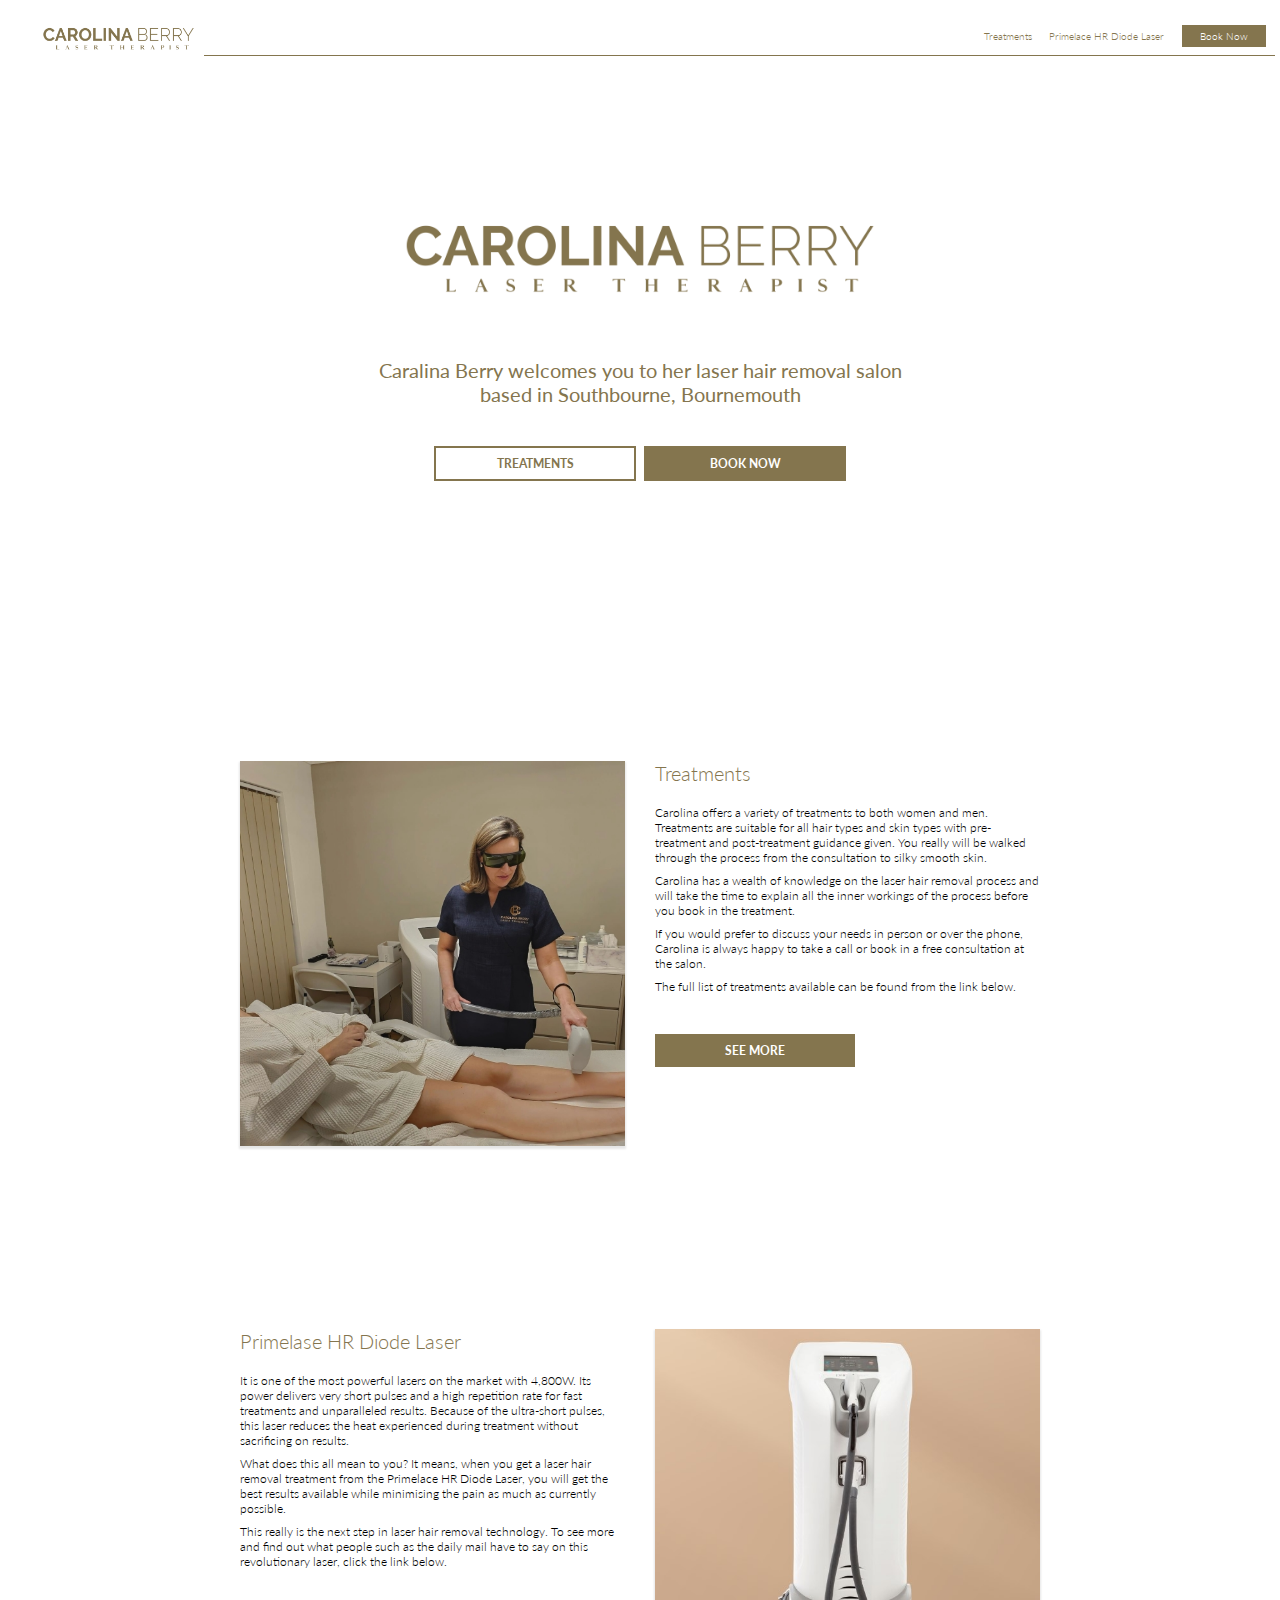
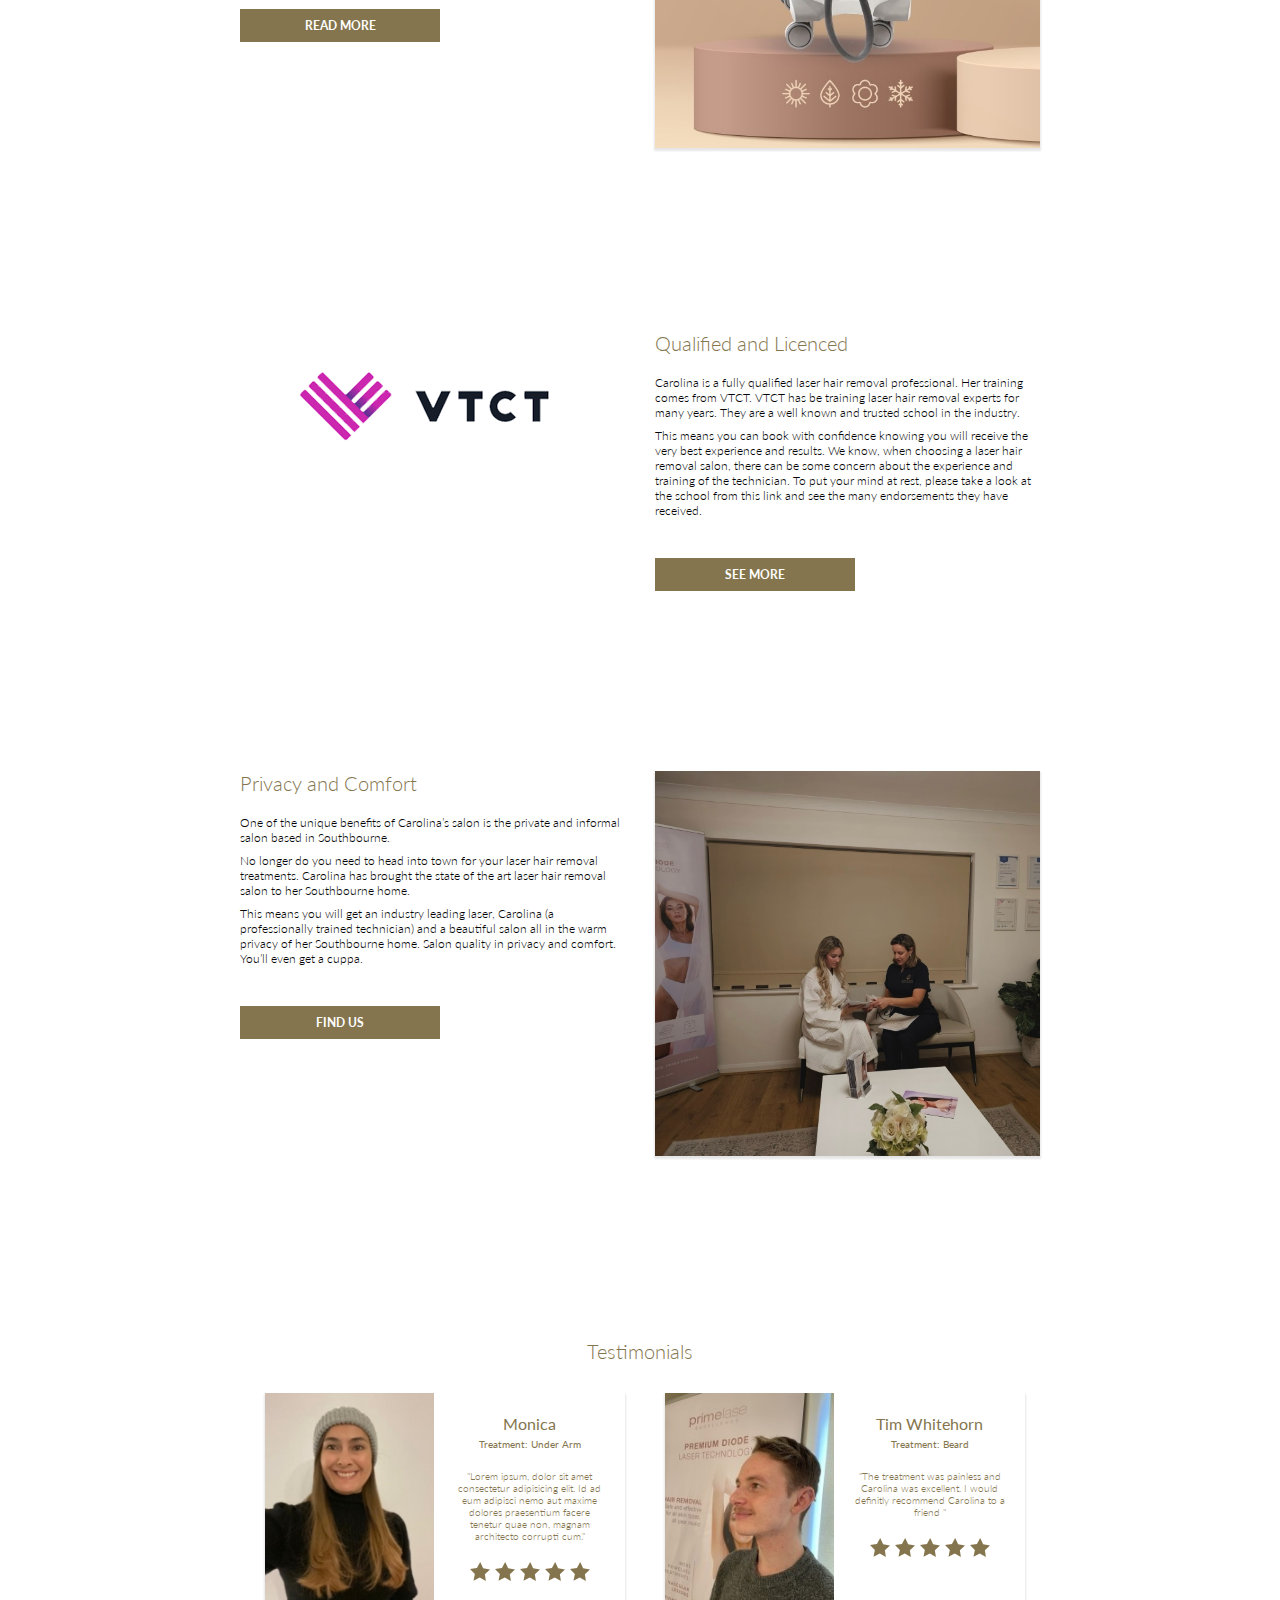
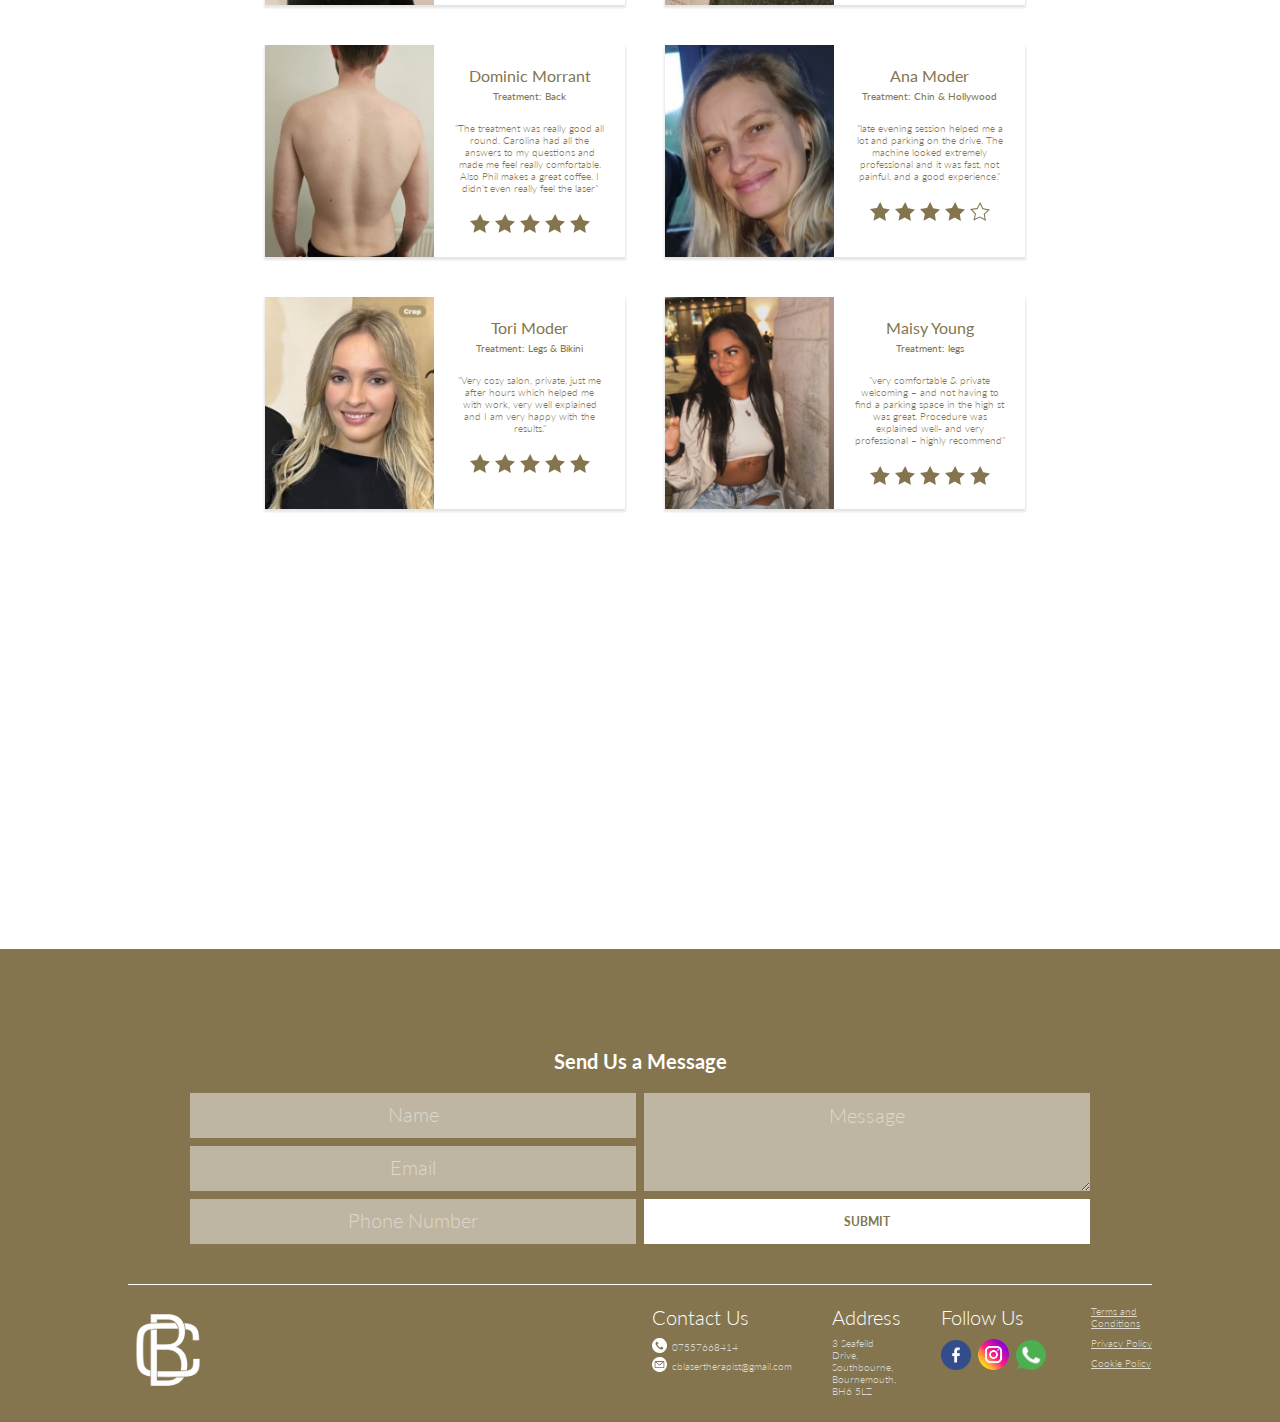
<file: index.html>
<!DOCTYPE html>
<html lang="en">
<head>
    <meta charset="UTF-8">
    <meta name="viewport" content="width=device-width, initial-scale=1.0">
    <title>Home</title>
    <link rel="icon" type="image/x-icon" href="img/favicon-icon.png">
    <link rel="stylesheet" href="style.css">
    <link rel="preconnect" href="https://fonts.googleapis.com">
    <link rel="preconnect" href="https://fonts.gstatic.com" crossorigin>
    <link href="https://fonts.googleapis.com/css2?family=Lato:wght@100;300;400;700&display=swap" rel="stylesheet">
</head>
<body>

    <header class="header mobile-display-none">
        <div class="header__content-container flex align-center">
            <a href="./" class="logo-link"><div class="home-header__logo-container"><img src="img/header-logo-small.png" alt=""></div></a>
            <nav class="header__nav">
                <ul class="header__nav-list flex space-around align-center">
                    <a href="treatments" class="header__nav-link"><li class="header__list-item link-dark-type">Treatments</li></a>
                    <a href="primelase-hr-diode-laser" class="header__nav-link"><li class="header__list-item link-dark-type">Primelace HR Diode Laser</li></a>
                    <a href="booking" class="header__nav-link"><li class="header__list-item link-dark-type nav-link-primary">Book Now</li></a>
                </ul>
            </nav>
        </div>
    </header>

    <section class="mobile__header">
        <div class="home-hero__image-container flex-column align-center"><img class="home-hero__image" src="img/header-logo-small.png" alt=""></div>
    </section>

    <section class="home-hero">
        <div class="home-hero__content-container">
            <div class="home-hero__copy-container flex-column gap-2">
                <h1 class="home-hero__copy landing-title-type">Caralina Berry welcomes you to her laser hair removal salon based in Southbourne, Bournemouth</h1>
                <div class="home-hero__button-container flex justify-center gap-0">
                    <a href="treatments" class="home-hero__link"><p class="home-hero__button button-secondary button-type">Treatments</p></a>
                    <a href="booking" class="home-hero__link"><p class="home-hero__button button-primary button-type-light">Book Now</p></a>
                </div>
            </div>
        </div>
    </section>

    <section class="mobile__nav-bar display-none-desktop">
        <div class="home-hero__mobile-nav-container">
            <nav class="home-hero__mobile-nav">
                <ul class="home-hero__mobile-nav-list flex space-around">
                    <a href="treatments" class="home-hero__mobile-nav-link"><li class="home-hero__mobile-nav-item link-dark-type">Treatments</li></a>
                    <a href="primelase-hr-diode-laser" class="home-hero__mobile-nav-link"><li class="home-hero__mobile-nav-item link-dark-type">Primase HR Diode Laser</li></a>
                    <a href="booking" class="home-hero__mobile-nav-link"><li class="home-hero__mobile-nav-item link-dark-type">Book Now</li></a>
                    
                </ul>
            </nav>
        </div>
    </section>
    
    <section class="treatments">
        <div class="treatments__content-container grid-1-col">
            <div class="treatments__image-container"><img class="image" src="img/leg-treatment-image.JPG" alt=""></div>
            <div class="treatments__copy-container">
                <div class="treatments__copy-inner-container">
                    <h2 class="treatments__heading heading-dark-type text-center text-left">Treatments</h2>
                    <div class="treatments__description-inner-copy-container flex-column gap-0">
                        <p class="treatments__copy copy-dark-type text-center text-left">Carolina offers a variety of treatments to both women and men. Treatments are suitable for all hair types and skin types with pre-treatment and post-treatment guidance given. You really will be walked through the process from the consultation to silky smooth skin.</p>
                        <p class="treatments__copy copy-dark-type text-center text-left">Carolina has a wealth of knowledge on the laser hair removal process and will take the time to explain all the inner workings of the process before you book in the treatment.</p>
                        <p class="treatments__copy copy-dark-type text-center text-left">If you would prefer to discuss your needs in person or over the phone, Carolina is always happy to take a call or book in a free consultation at the salon.</p>
                        <p class="treatments__copy copy-dark-type text-center text-left">The full list of treatments available can be found from the link below.</p>
                    </div>
                </div>
                <div class="treatments__button-container">
                    <a href="treatments" class="treatments__link"><p class="treatments__button button-type-light button-primary center">See More</p></a>
                </div>
            </div>
        </div>
    </section>

    <section class="laser">
        <div class="laser__content-container grid-1-col">
            <div class="laser__image-container"><img class="image" src="img/primase-image-small.jpg" alt=""></div>
            <div class="laser__copy-container">
                <div class="laser__copy-inner-container">
                    <h2 class="laser__heading heading-dark-type text-center text-left">Primelase HR Diode Laser</h2>
                    <div class="laser__description-inner-copy-container flex-column gap-0">
                        <p class="laser__copy copy-dark-type text-center text-left">It is one of the most powerful lasers on the market with 4,800W. Its power delivers very short pulses and a high repetition rate for fast treatments and unparalleled results. Because of the ultra-short pulses, this laser reduces the heat experienced during treatment without sacrificing on results. 
                        </p>
                        <p class="laser__copy copy-dark-type text-center text-left">What does this all mean to you? It means, when you get a laser hair removal treatment from the Primelace HR Diode Laser, you will get the best results available while minimising the pain as much as currently possible.
                        </p>
                        <p class="laser__copy copy-dark-type text-center text-left">This really is the next step in laser hair removal technology. To see more and find out what people such as the daily mail have to say on this revolutionary laser, click the link below. </p>
                    </div>
                </div>
                <div class="laser__button-container">
                    <a href="primelase-hr-diode-laser" class="laser__link"><p class="laser__button button-type-light button-primary center">Read More</p></a>
                </div>
            </div>
        </div>
    </section>

    <section class="qualified">
        <div class="qualified__content-container grid-1-col">
                <div class="qualified__image-container"><img src="img/training-center-logo.png" alt=""></div>
            <div class="qualified__copy-container">
                <h2 class="qualified__heading heading-dark-type text-center text-left">Qualified and Licenced</h2>
                <div class="qualified__description-inner-copy-container flex-column gap-0">
                    <p class="qualified__copy copy-dark-type text-center text-left">Carolina is a fully qualified laser hair removal professional. Her training comes from VTCT. VTCT has be training laser hair removal experts for many years. They are a well known and trusted school in the industry.</p>
                    <p class="qualified__copy copy-dark-type text-center text-left">This means you can book with confidence knowing you will receive the very best experience and results. We know, when choosing a laser hair removal salon, there can be some concern about the experience and training of the technician. To put your mind at rest, please take a look at the school from this link and see the many endorsements they have received.</p>
                </div>
                <div class="laser__button-container">
                    <a target="_blank" href="https://www.vtct.org.uk/" class="laser__link"><p class="laser__button button-type-light button-primary center">See More</p></a>
                </div>
            </div>
        </div>
    </section>

    <section class="privacy">
        <div class="privacy__content-container grid-1-col">
            <div class="privacy__image-container"><img class="image" src="img/booking-consultation-image.JPG" alt=""></div>
            <div class="privacy__copy-container">
                <h3 class="privacy__heading heading-dark-type text-center text-left">Privacy and Comfort</h3>
                <div class="privacy__description-inner-copy-container flex-column gap-0">
                    <p class="privacy__copy copy-dark-type text-center text-left">One of the unique benefits of Carolina’s salon is the private and informal salon based in Southbourne.</p>
                    <p class="privacy__copy copy-dark-type text-center text-left">No longer do you need to head into town for your laser hair removal treatments. Carolina has brought the state of the art laser hair removal salon to her Southbourne home.</p>
                    <p class="privacy__copy copy-dark-type text-center text-left">This means you will get an industry leading laser, Carolina (a professionally trained technician) and a beautiful salon all in the warm privacy of her Southbourne home. Salon quality in privacy and comfort. You’ll even get a cuppa. </p>
                </div>
                <div class="laser__button-container">
                    <a href="#google-map" class="laser__link"><p class="laser__button button-type-light button-primary center">Find Us</p></a>
                </div>
            </div>
        </div>
    </section>

    <section class="testimonials">
        <div class="testimonials__heading-container">
            <p class="testimonials__heading heading-dark-type">Testimonials</p>
        </div>
        <div class="testimonials__content-container">
            <div class="testimonials__carasol-inner-container flex gap-2 align-center">
                <div class="testimonials__testimonial flex-column align-center">
                    <div class="testimonials__testimonial-image-container"><img class="testimonials__testimonial-image" src="img/testimonial-image-monica.jpg" alt=""></div>
                    <div class="testimonials__testimonial-copy-container flex-column gap-1">
                        <div class="testimonials__testimonial-upper-copy-container flex-column gap--1">
                            <div class="testimonials__testimonial-name-container">
                                <p class="testimonials__testimonial-name text-center copy-primary-large-type">Monica</p>
                            </div>
                            <div class="testimonials__testimonial-treatment-container">
                                <p class="testimonials__testimonial-treatment text-center copy-primary-bold-type"> Treatment: Under Arm</p>
                            </div>
                        </div>
                        <div class="testimonials__testimonial-lower-copy-container">
                            <p class="testimonials__testimonial-description copy-primary-type text-center">"Lorem ipsum, dolor sit amet consectetur adipisicing elit. Id ad eum adipisci nemo aut maxime dolores praesentium facere tenetur quae non, magnam architecto corrupti cum."</p>
                        </div>
                        <div class="testimonials__testimonial-star-container flex align-center gap--1 justify-center">
                            <div class="testimonials__testimonial-star"><img src="img/full-star.svg" alt="Star"></div>
                            <div class="testimonials__testimonial-star"><img src="img/full-star.svg" alt="Star"></div>
                            <div class="testimonials__testimonial-star"><img src="img/full-star.svg" alt="Star"></div>
                            <div class="testimonials__testimonial-star"><img src="img/full-star.svg" alt="Star"></div>
                            <div class="testimonials__testimonial-star"><img src="img/full-star.svg" alt="Star"></div>
                        </div>
                    </div>
                </div>
                <div class="testimonials__testimonial flex-column align-center">
                    <div class="testimonials__testimonial-image-container"><img class="testimonials__testimonial-image" src="img/testimonial-image-tim.jpg" alt=""></div>
                    <div class="testimonials__testimonial-copy-container flex-column gap-1">
                        <div class="testimonials__testimonial-upper-copy-container flex-column gap--1">
                            <div class="testimonials__testimonial-name-container">
                                <p class="testimonials__testimonial-name text-center copy-primary-large-type">Tim Whitehorn</p>
                            </div>
                            <div class="testimonials__testimonial-treatment-container">
                                <p class="testimonials__testimonial-treatment text-center copy-primary-bold-type"> Treatment: Beard</p>
                            </div>
                        </div>
                        <div class="testimonials__testimonial-lower-copy-container">
                            <p class="testimonials__testimonial-description copy-primary-type text-center">"The treatment was painless and Carolina was excellent. I would definitly recommend Carolina to a friend "</p>
                        </div>
                        <div class="testimonials__testimonial-star-container flex align-center gap--1 justify-center">
                            <div class="testimonials__testimonial-star"><img src="img/full-star.svg" alt="Star"></div>
                            <div class="testimonials__testimonial-star"><img src="img/full-star.svg" alt="Star"></div>
                            <div class="testimonials__testimonial-star"><img src="img/full-star.svg" alt="Star"></div>
                            <div class="testimonials__testimonial-star"><img src="img/full-star.svg" alt="Star"></div>
                            <div class="testimonials__testimonial-star"><img src="img/full-star.svg" alt="Star"></div>
                        </div>
                    </div>
                </div>
                <div class="testimonials__testimonial flex-column align-center">
                    <div class="testimonials__testimonial-image-container"><img class="testimonials__testimonial-image" src="img/testimonial-image-dom.jpg" alt=""></div>
                    <div class="testimonials__testimonial-copy-container flex-column gap-1">
                        <div class="testimonials__testimonial-upper-copy-container flex-column gap--1">
                            <div class="testimonials__testimonial-name-container">
                                <p class="testimonials__testimonial-name text-center copy-primary-large-type">Dominic Morrant</p>
                            </div>
                            <div class="testimonials__testimonial-treatment-container">
                                <p class="testimonials__testimonial-treatment text-center copy-primary-bold-type"> Treatment: Back</p>
                            </div>
                        </div>
                        <div class="testimonials__testimonial-lower-copy-container">
                            <p class="testimonials__testimonial-description copy-primary-type text-center">"The treatment was really good all round. Carolina had all the answers to my questions and made me feel really comfortable. Also Phil makes a great coffee. I didn't even really feel the laser"</p>
                        </div>
                        <div class="testimonials__testimonial-star-container flex align-center gap--1 justify-center">
                            <div class="testimonials__testimonial-star"><img src="img/full-star.svg" alt="Star"></div>
                            <div class="testimonials__testimonial-star"><img src="img/full-star.svg" alt="Star"></div>
                            <div class="testimonials__testimonial-star"><img src="img/full-star.svg" alt="Star"></div>
                            <div class="testimonials__testimonial-star"><img src="img/full-star.svg" alt="Star"></div>
                            <div class="testimonials__testimonial-star"><img src="img/full-star.svg" alt="Star"></div>
                        </div>
                    </div>
                </div>
                <div class="testimonials__testimonial flex-column align-center">
                    <div class="testimonials__testimonial-image-container"><img class="testimonials__testimonial-image" src="img/testimonial-image-ana.jpg" alt=""></div>
                    <div class="testimonials__testimonial-copy-container flex-column gap-1">
                        <div class="testimonials__testimonial-upper-copy-container flex-column gap--1">
                            <div class="testimonials__testimonial-name-container">
                                <p class="testimonials__testimonial-name text-center copy-primary-large-type">Ana Moder</p>
                            </div>
                            <div class="testimonials__testimonial-treatment-container">
                                <p class="testimonials__testimonial-treatment text-center copy-primary-bold-type"> Treatment: Chin & Hollywood</p>
                            </div>
                        </div>
                        <div class="testimonials__testimonial-lower-copy-container">
                            <p class="testimonials__testimonial-description copy-primary-type text-center">"late evening session helped me a lot and parking on the drive. The machine looked extremely professional and it was fast, not painful, and a good experience."</p>
                        </div>
                        <div class="testimonials__testimonial-star-container flex align-center gap--1 justify-center">
                            <div class="testimonials__testimonial-star"><img src="img/full-star.svg" alt="Star"></div>
                            <div class="testimonials__testimonial-star"><img src="img/full-star.svg" alt="Star"></div>
                            <div class="testimonials__testimonial-star"><img src="img/full-star.svg" alt="Star"></div>
                            <div class="testimonials__testimonial-star"><img src="img/full-star.svg" alt="Star"></div>
                            <div class="testimonials__testimonial-star"><img src="img/empty-star.svg" alt="Star"></div>
                        </div>
                    </div>
                </div>
                <div class="testimonials__testimonial flex-column align-center">
                    <div class="testimonials__testimonial-image-container"><img class="testimonials__testimonial-image" src="img/testimonial-image-tori.jpg" alt=""></div>
                    <div class="testimonials__testimonial-copy-container flex-column gap-1">
                        <div class="testimonials__testimonial-upper-copy-container flex-column gap--1">
                            <div class="testimonials__testimonial-name-container">
                                <p class="testimonials__testimonial-name text-center copy-primary-large-type">Tori Moder</p>
                            </div>
                            <div class="testimonials__testimonial-treatment-container">
                                <p class="testimonials__testimonial-treatment text-center copy-primary-bold-type"> Treatment: Legs & Bikini</p>
                            </div>
                        </div>
                        <div class="testimonials__testimonial-lower-copy-container">
                            <p class="testimonials__testimonial-description copy-primary-type text-center">"Very cosy salon, private, just me after hours which helped me with work, very well explained and I am very happy with the results."</p>
                        </div>
                        <div class="testimonials__testimonial-star-container flex align-center gap--1 justify-center">
                            <div class="testimonials__testimonial-star"><img src="img/full-star.svg" alt="Star"></div>
                            <div class="testimonials__testimonial-star"><img src="img/full-star.svg" alt="Star"></div>
                            <div class="testimonials__testimonial-star"><img src="img/full-star.svg" alt="Star"></div>
                            <div class="testimonials__testimonial-star"><img src="img/full-star.svg" alt="Star"></div>
                            <div class="testimonials__testimonial-star"><img src="img/full-star.svg" alt="Star"></div>
                        </div>
                    </div>
                </div>
                <div class="testimonials__testimonial flex-column align-center">
                    <div class="testimonials__testimonial-image-container"><img class="testimonials__testimonial-image" src="img/testimonial-image-maisy.png" alt=""></div>
                    <div class="testimonials__testimonial-copy-container flex-column gap-1">
                        <div class="testimonials__testimonial-upper-copy-container flex-column gap--1">
                            <div class="testimonials__testimonial-name-container">
                                <p class="testimonials__testimonial-name text-center copy-primary-large-type">Maisy Young</p>
                            </div>
                            <div class="testimonials__testimonial-treatment-container">
                                <p class="testimonials__testimonial-treatment text-center copy-primary-bold-type"> Treatment: legs</p>
                            </div>
                        </div>
                        <div class="testimonials__testimonial-lower-copy-container">
                            <p class="testimonials__testimonial-description copy-primary-type text-center">"very comfortable & private welcoming – and not having to find a parking space in the high st was great. Procedure was explained well- and very professional – highly recommend"</p>
                        </div>
                        <div class="testimonials__testimonial-star-container flex align-center gap--1 justify-center">
                            <div class="testimonials__testimonial-star"><img src="img/full-star.svg" alt="Star"></div>
                            <div class="testimonials__testimonial-star"><img src="img/full-star.svg" alt="Star"></div>
                            <div class="testimonials__testimonial-star"><img src="img/full-star.svg" alt="Star"></div>
                            <div class="testimonials__testimonial-star"><img src="img/full-star.svg" alt="Star"></div>
                            <div class="testimonials__testimonial-star"><img src="img/full-star.svg" alt="Star"></div>
                        </div>
                    </div>
                </div>
            </div>
        </div>
    </section>


    <section id="google-map" class="google-map">
        <div class="google-map__content-container">
            <iframe src="https://www.google.com/maps/embed?pb=!1m18!1m12!1m3!1d2525.8596255596103!2d-1.8015321247909375!3d50.72254336773699!2m3!1f0!2f0!3f0!3m2!1i1024!2i768!4f13.1!3m3!1m2!1s0x48739eef2d61bac5%3A0xa5004f3a71bb09e6!2s3%20Seafield%20Rd%2C%20Southbourne%2C%20Bournemouth%20BH6%203JE!5e0!3m2!1sen!2suk!4v1707995755854!5m2!1sen!2suk" width="600" height="450" style="border:0;" allowfullscreen="" loading="lazy" referrerpolicy="no-referrer-when-downgrade"></iframe>
        </div>
    </section>

    <footer class="footer display-none-desktop">
        <div class="footer__content-container">
            <p class="footer__send-us-a-message mobile-display-none heading-light-type center text-center">Send Us a Message</p>
            <div class="footer__grid-container grid-1-col gap-2">
                <div class="footer__logo-container center"><img src="img/graphic-logo-light.png" alt="Company Logo"></div>
                <div class="footer__follow-us-contaienr flex-column gap-0">
                    <p class="footer__follow-us heading-thin-light text-center">Follow Us</p>
                    <div class="footer__follow-us-icon-container flex gap-1 justify-center align-center">
                        <div class="footer__follow-us-icon social-icon"><img src="img/facebook-icon.png" alt="Facebook icon"></div>
                        <div class="footer__follow-us-icon social-icon insta-icon"><img src="img/insta-icon.png" alt="Instagram icon"></div>
                        <div class="footer__follow-us-icon social-icon"><img src="img/whatsapp-icon.png" alt="Whatsapp icon"></div>
                    </div>
                </div>
                <form action="https://api.web3forms.com/submit" method="POST" class="footer__form grid-1-col gap-0">
                    <input type="hidden" name="access_key" value="035e34ff-31a3-4c16-8a8f-41bf325b10ce">
                    <input type="hidden" name="from_name" value="Carolina Berry laser therapist">
                    <input type="hidden" name="subject" value="New Message">
                    <input type="text" name="Name" class="footer__form-name input-type input" placeholder="Name" required>
                    <input type="email" name="Email" class="footer__form-email input-type input" placeholder="Email" required>
                    <input type="text" name="Phone Number" class="footer__form-phone input-type input" placeholder="Phone Number">
                    <textarea name="Message" id="Message" cols="" rows="" placeholder="Message" class="footer__form-message input-type input" required></textarea>
                    <input type="hidden" name="redirect" value="https://dominicmorrant.github.io/laser-hair-removal-website/success">
                    <input type="submit" class="footer__form-button button-type input-submit" placeholder="submit">
                </form>
                <div class="footer__contact-us-container flex-column gap-0">
                    <p class="footer__contact-us heading-thin-light">Contact Us</p>
                    <div class="footer__contact-us-inner-content-container flex-column gap--1">
                        <div class="footer__contact-us-tel-container flex align-center gap-0">
                            <div class="footer__contact-us-tel-icon"><img src="img/tel-icon.svg" alt="Telephone icon"></div>
                            <p class="footer__contact-us-tel-number footer-copy-light-type">07557668414</p>
                        </div>
                        <div class="footer__contact-us-tel-container flex align-center gap-0">
                            <div class="footer__contact-us-email-icon"><img src="img/email-icon.svg" alt="Email icon"></div>
                            <p class="footer__contact-us-email footer-copy-light-type">cblasertherapist@gmail.com</p>
                        </div>
                    </div>
                </div>
                <div class="footer__address-container flex-column gap-0">
                    <p class="footer__address heading-thin-light">Address</p>
                    <div class="footer__address-address-container flex gap-0">
                        <p class="footer__address-address footer-copy-light-type">3 Seafeild Drive, Southbourne, Bournemouth, <br> BH6 5LZ</p>
                    </div>
                </div>
                <div class="footer__terms-container flex-column gap-0">
                    <div class="footer__address-address-container flex gap-0">
                        <a href="#" class="footer__terms-link"><p class="footer__terms footer-copy-light-type">Terms and Conditions</p></a>
                        <a href="#" class="footer__terms-link"><p class="footer__terms footer-copy-light-type">Privacy Policy</p></a>
                        <a href="#" class="footer__terms-link"><p class="footer__terms footer-copy-light-type">Cookie Policy</p></a>
                    </div>
                </div>
            </div>
        </div>
    </footer>

    <footer class="desktop-footer mobile-display-none">
        <div class="desktop-footer__content-container flex-column gap-2">
            <div class="desktop-footer__form-container">
                <p class="desktop-footer__send-us-a-message heading-light-type center text-center">Send Us a Message</p>
                <form action="https://api.web3forms.com/submit" method="POST" class="footer__form grid-1-col">
                    <input type="hidden" name="access_key" value="035e34ff-31a3-4c16-8a8f-41bf325b10ce">
                    <input type="hidden" name="from_name" value="Carolina Berry laser therapist">
                    <input type="hidden" name="subject" value="New Message">
                    <input type="text" name="Name" class="footer__form-name input-type input" placeholder="Name" required>
                    <input type="email" name="Email" class="footer__form-email input-type input" placeholder="Email" required>
                    <input type="text" class="footer__form-phone input-type input" placeholder="Phone Number">
                    <textarea name="Message" id="Message" cols="" rows="" placeholder="Message" class="footer__form-message input-type input" required></textarea>
                    <input type="hidden" name="redirect" value="https://dominicmorrant.github.io/laser-hair-removal-website/success">
                    <input type="submit" class="footer__form-button button-type input-submit" placeholder="submit">
                </form>
            </div>
            <div class="desktop-footer__lower-content-container flex space-between align-center">
                <div class="desktop-footer__logo-container">
                    <img src="img/graphic-logo-light.png" alt="Company Logo" class="desktop-footer__logo">
                </div>
                <div class="desktop-footer__contact-address-follow-container flex space-between">
                    <div class="desktop-footer__contact-us-container flex-column gap-0">
                        <p class="desktop-footer__contact-us heading-thin-light">Contact Us</p>
                        <div class="desktop-footer__contact-us-inner-container">
                            <div class="desktop-footer__tel-container flex align-center gap--1">
                                <div class="desktop-footer__tel-icon "><img src="img/tel-icon.svg" alt="Telephone icon"></div>
                                <p class="desktop-footer__tel footer-copy-light-type">07557668414</p>
                            </div>
                            <div class="desktop-footer__email-container flex align-center gap--1">
                                <div class="desktop-footer__email-icon"><img src="img/email-icon.svg" alt="Email icon"></div>
                                <p class="desktop-footer__email footer-copy-light-type">cblasertherapist@gmail.com</p>
                            </div>
                        </div>
                    </div>
                    <div class="desktop-footer__address-container flex-column gap-0">
                        <p class="desktop-footer__address heading-thin-light">Address</p>
                        <p class="desktop-footer__address-info footer-copy-light-type">3 Seafeild Drive, Southbourne, Bournemouth, BH6 5LZ</p>
                    </div>
                    <div class="desktop-footer__follow-us-container flex-column gap-0">
                        <p class="desktop-footer__follow-us heading-thin-light">Follow Us</p>
                        <div class="desktop-footer__follow-us-icon-container flex align-center gap--1">
                            <a target="_blank" href="https://www.facebook.com/profile.php?id=61555957472845" class="desktop-footer__follow-us-link"><div class="desktop-footer__follow-us-icon social-icon"><img src="img/facebook-icon.png" alt="Facebook icon"></div></a>
                            <a target="_blank" href="https://www.instagram.com/carolinaberrylasertherapist?igsh=MWt5aWg1dWN3dG9vYw==" class="desktop-footer__follow-us-link"><div class="desktop-footer__follow-us-icon insta-icon social-icon"><img src="img/insta-icon.png" alt="Instagram icon"></div></a>
                            <div class="desktop-footer__follow-us-icon social-icon"><img src="img/whatsapp-icon.png" alt="Whatsapp icon"></div>
                        </div>
                    </div>
                    <div class="desktop-footer__terms-container flex-column gap-0">
                        <a href="#" class="desktop-footer__terms-link"><p class="desktop-footer__terms footer-copy-light-type">Terms and Conditions</p></a>
                        <a href="#" class="desktop-footer__terms-link"><p class="desktop-footer__terms footer-copy-light-type">Privacy Policy</p></a>
                        <a href="#" class="desktop-footer__terms-link"><p class="desktop-footer__terms footer-copy-light-type">Cookie Policy</p></a>
                    </div>
                </div>
            </div>
        </div>
    </footer>

</body>
</html>
</file>
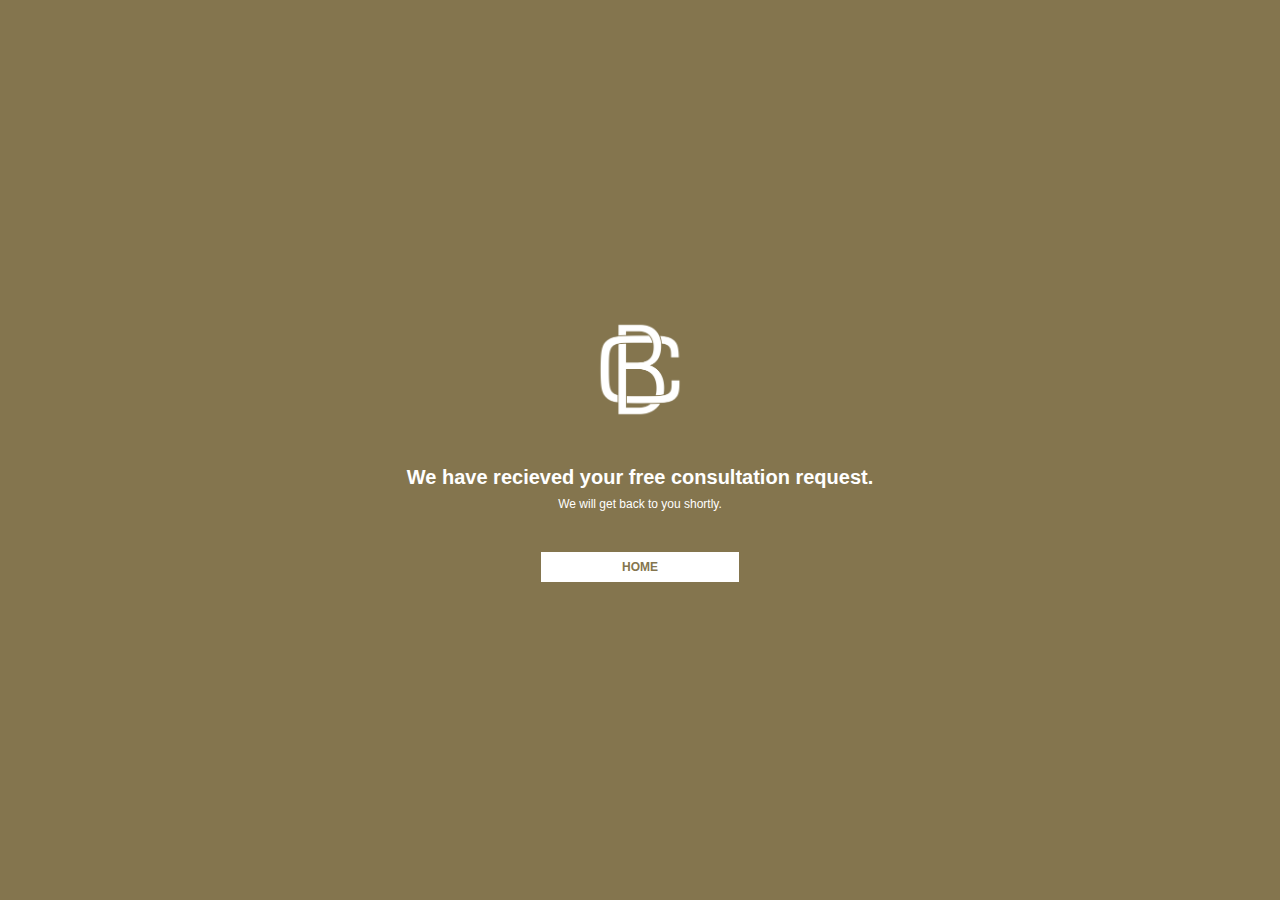
<file: booking-success.html>
<!DOCTYPE html>
<html lang="en">
<head>
    <meta charset="UTF-8">
    <meta name="viewport" content="width=device-width, initial-scale=1.0">
    <title>Success</title>
    <link rel="stylesheet" href="style.css">
</head>
<body>
    
    <section class="success flex-column align-center justify-center">
        <div class="success__content-container flex-column gap-2">
            <div class="success__logo-container">
                <img class="success__image" src="img/graphic-logo-light.png" alt="">
            </div>
            <div class="success__copy-container flex-column gap-0">
                <p class="success__heading heading-light-type">We have recieved your free consultation request.</p>
                <p class="success__copy copy-light-type">We will get back to you shortly.</p>
            </div>
            <div class="success__button-container flex-column align-center justify-center">
                <a href="./" class="success__button-link"><p class="success__button button-secondary button-type">Home</p></a>
            </div>
        </div>
    </section>

</body>
</html>
</file>
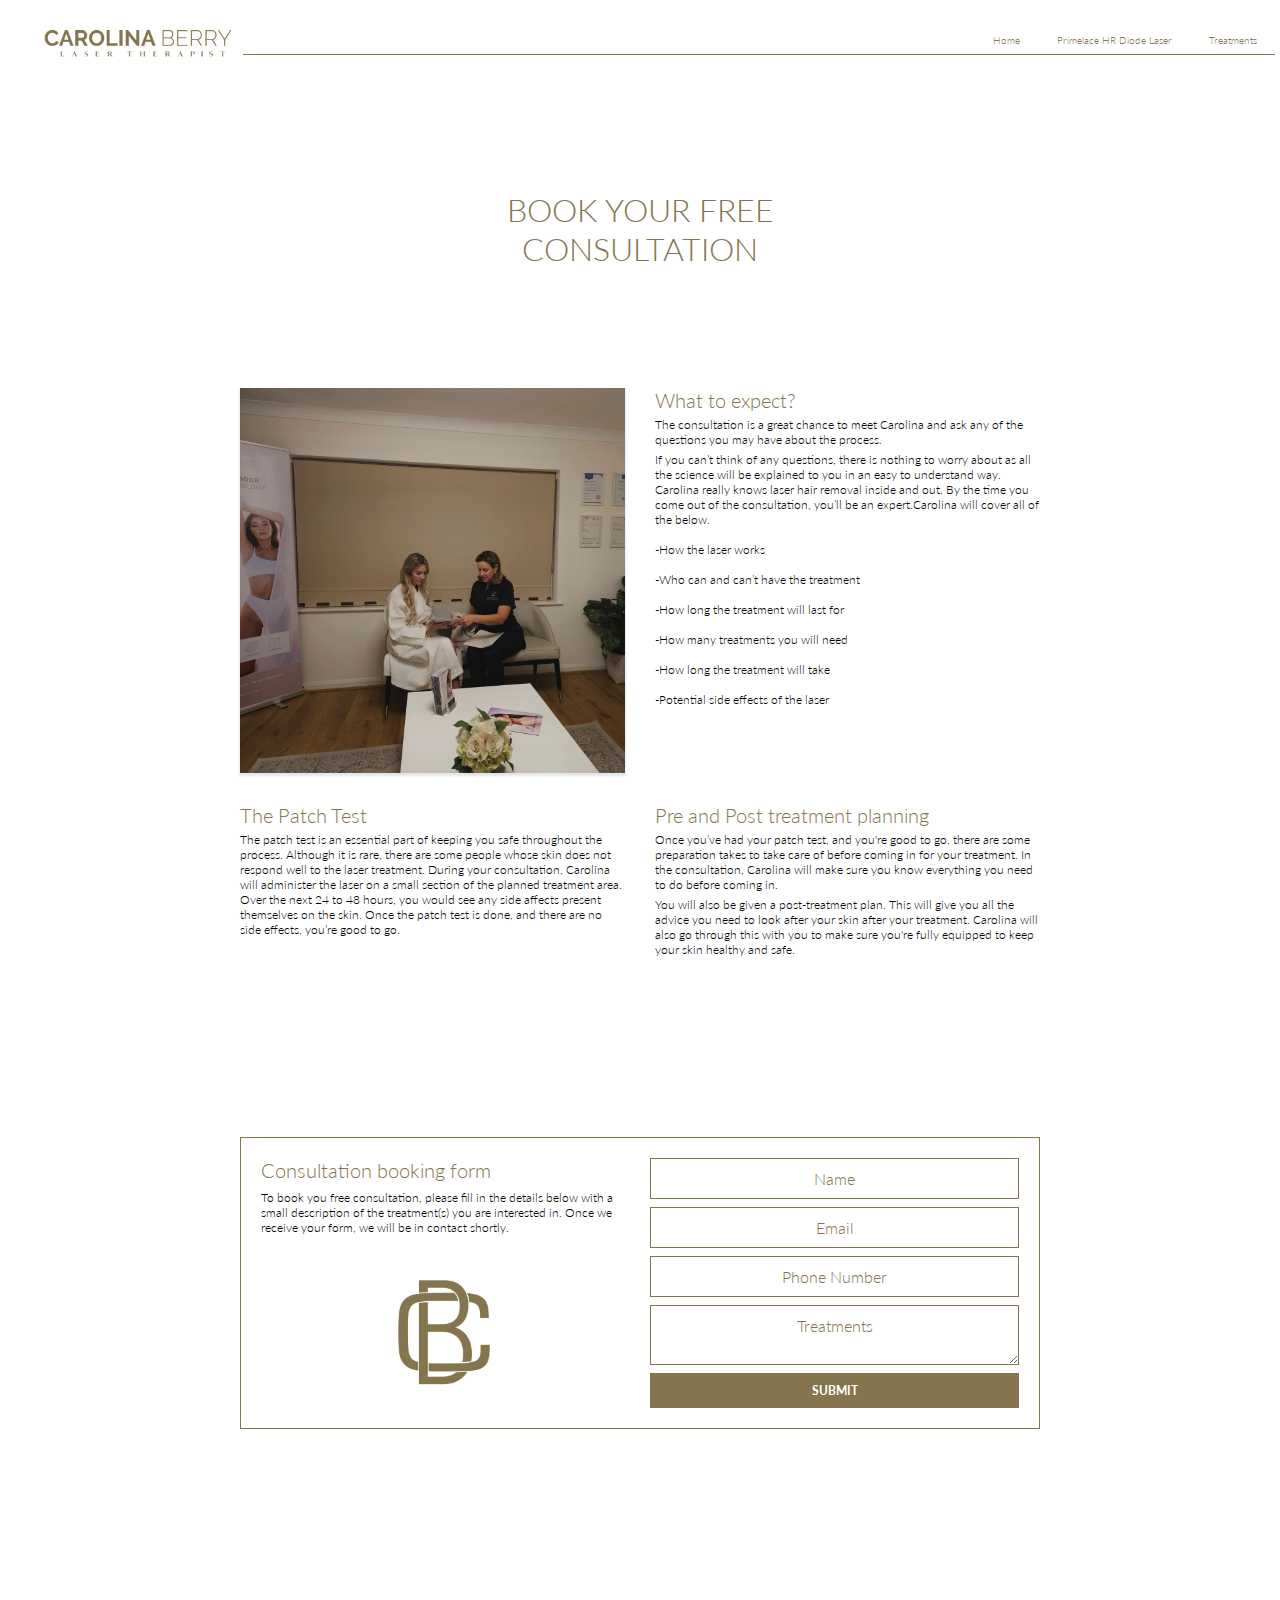
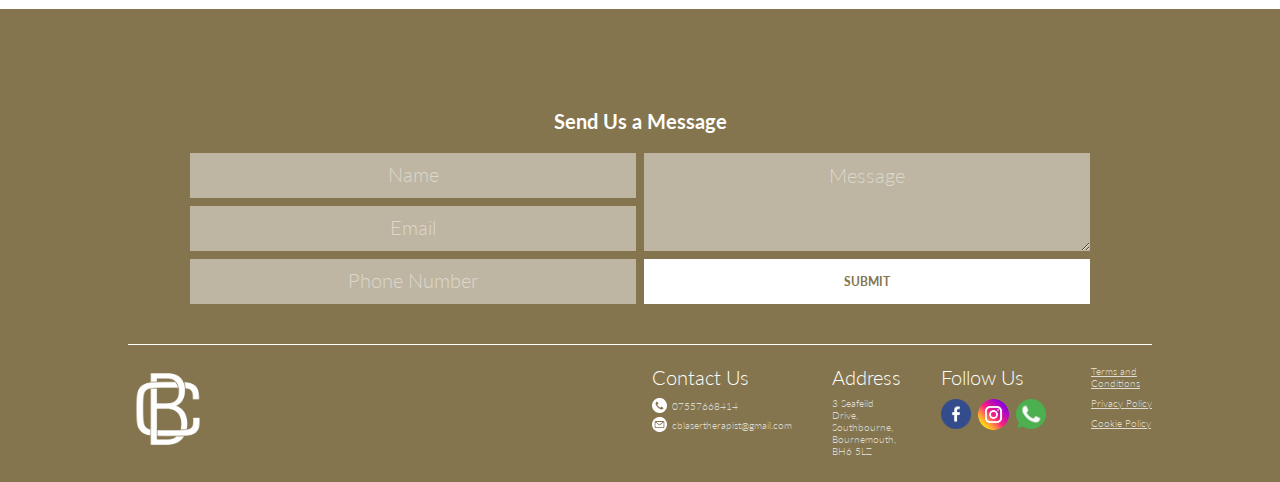
<file: booking.html>
<!DOCTYPE html>
<html lang="en">
<head>
    <meta charset="UTF-8">
    <meta name="viewport" content="width=device-width, initial-scale=1.0">
    <title>Booking Page</title>
    <link rel="icon" type="image/x-icon" href="img/favicon-icon.png">
    <link rel="stylesheet" href="style.css">
    <link rel="preconnect" href="https://fonts.googleapis.com">
    <link rel="preconnect" href="https://fonts.gstatic.com" crossorigin>
    <link href="https://fonts.googleapis.com/css2?family=Lato:wght@100;300;400;700&display=swap" rel="stylesheet">
</head>
<body>

    <header class="header">
        <div class="header__content-container flex-column align-center">
            <a href="./" class="logo-link"><div class="header__logo-container"><img src="img/header-logo-small.png" alt="Company Logo"></div></a>
            <nav class="header__nav">
                <ul class="header__nav-list flex space-around">
                    <a href="./" class="header__nav-link"><li class="header__list-item link-dark-type">Home</li></a>
                    <a href="primelase-hr-diode-laser" class="header__nav-link"><li class="header__list-item link-dark-type">Primelace HR Diode Laser</li></a>
                    <a href="treatments" class="header__nav-link"><li class="header__list-item link-dark-type">Treatments</li></a>
                </ul>
            </nav>
        </div>
    </header>

    <section class="hero">
        <div class="hero__content-container">
            <p class="hero__title title-type">Book your free <br> consultation</p>
        </div>
    </section>

    <section class="booking-body">
        <div class="booking-body__content-container grid-1-col">
            <div class="booking-body__image-container flex-column justify-center"><img class="image" src="img/booking-consultation-image.JPG" alt=""></div>
            <div class="booking-body__copy-container flex-column gap--1">
                <p class="booking-body__heading heading-dark-type">What to expect?</p>
                <div class="booking-body__copy-inner-container flex-column gap--1">
                    <p class="booking-body__copy copy-dark-type">The consultation is a great chance to meet Carolina and ask any of the questions you may have about the process.</p>
                    <p class="booking-body__copy copy-dark-type">If you can’t think of any questions, there is nothing to worry about as all the science will be explained to you in an easy to understand way. Carolina really knows laser hair removal inside and out. By the time you come out of the consultation, you’ll be an expert.Carolina will cover all of the below. <br><br> -How the laser works <br><br> -Who can and can’t have the treatment <br><br> -How long the treatment will last for <br><br> -How many treatments you will need <br><br> -How long the treatment will take <br><br> -Potential side effects of the laser</p>
                </div>
            </div>
            <div class="booking-body__copy-container flex-column gap--1 mobile-display-none">
                <p class="booking-body__heading heading-dark-type">The Patch Test</p>
                <div class="booking-body__copy-inner-container flex-column gap--1">
                    <p class="booking-body__copy copy-dark-type">The patch test is an essential part of keeping you safe throughout the process. Although it is rare, there are some people whose skin does not respond well to the laser treatment. During your consultation, Carolina will administer the laser on a small section of the planned treatment area. Over the next 24 to 48 hours, you would see any side affects present themselves on the skin. Once the patch test is done, and there are no side effects, you’re good to go.   </p>
                </div>
            </div>
            <div class="booking-body__copy-container flex-column gap--1 mobile-display-none">
                <p class="booking-body__heading heading-dark-type">Pre and Post treatment planning</p>
                <div class="booking-body__copy-inner-container flex-column gap--1">
                    <p class="booking-body__copy copy-dark-type">Once you’ve had your patch test, and you're good to go, there are some preparation takes to take care of before coming in for your treatment. In the consultation, Carolina will make sure you know everything you need to do before coming in.</p>
                    <p class="booking-body__copy copy-dark-type">You will also be given a post-treatment plan. This will give you all the advice you need to look after your skin after your treatment. Carolina will also go through this with you to make sure you're fully equipped to keep your skin healthy and safe.</p>
                </div>
            </div>
        </div>
    </section>

    <section class="booking-form">
        <div class="booking-form__content-container flex-column gap-1">
            <div class="booking-form__copy-container flex-column gap-0">
                <p class="booking-form__heading heading-dark-type">Consultation booking form</p>
                <div class="booking-form__inner-copy-container">
                    <p class="booking-form__copy copy-dark-type">To book you free consultation, please fill in the details below with a small description of the treatment(s) you are interested in. Once we receive your form, we will be in contact shortly.</p>
                </div>
                <div class="booking-form__image-container flex-column align-center justify-center"><img src="img/graphic-logo-dark.png" alt="" class="booking-form__image"></div>
            </div>
            <div class="booking-form__form-container">
                <form action="https://api.web3forms.com/submit" method="POST" class="booking-form__form flex-column gap-0">
                    <input type="hidden" name="access_key" value="035e34ff-31a3-4c16-8a8f-41bf325b10ce">
                    <input type="hidden" name="from_name" value="Carolina Berry laser therapist">
                    <input type="hidden" name="subject" value="New Consultation Booking">
                    <input name="Name" type="text" class="booking-form__name input-type-dark input-light" placeholder="Name">
                    <input name="Email" type="email" class="booking-form__email input-type-dark input-light" placeholder="Email">
                    <input name="Phone Number" type="text" class="booking-form__phone-number input-type-dark input-light" placeholder="Phone Number">
                    <textarea name="treatment" id="" cols="" rows="" class="booking-form__treatment input-light input-type-dark" placeholder="Treatments"></textarea>
                    <input type="hidden" name="redirect" value="https://dominicmorrant.github.io/laser-hair-removal-website/booking-success">
                    <input type="submit" class="booking-form__button input-submit-light button-type-light" placeholder="Send Message">
                </form>
            </div>
        </div>
    </section>


    <footer class="footer display-none-desktop">
        <div class="footer__content-container">
            <p class="footer__send-us-a-message mobile-display-none heading-light-type center text-center">Send Us a Message</p>
            <div class="footer__grid-container grid-1-col gap-2">
                <div class="footer__logo-container center"><img src="img/graphic-logo-light.png" alt="Company Logo"></div>
                <div class="footer__follow-us-contaienr flex-column gap-0">
                    <p class="footer__follow-us heading-thin-light text-center">Follow Us</p>
                    <div class="footer__follow-us-icon-container flex gap-1 justify-center align-center">
                        <div class="footer__follow-us-icon social-icon"><img src="img/facebook-icon.png" alt="Facebook icon"></div>
                        <div class="footer__follow-us-icon social-icon insta-icon"><img src="img/insta-icon.png" alt="Instagram icon"></div>
                        <div class="footer__follow-us-icon social-icon"><img src="img/whatsapp-icon.png" alt="Whatsapp icon"></div>
                    </div>
                </div>
                <form action="https://api.web3forms.com/submit" method="POST" class="footer__form grid-1-col gap-0">
                    <input type="hidden" name="access_key" value="035e34ff-31a3-4c16-8a8f-41bf325b10ce">
                    <input type="hidden" name="from_name" value="Carolina Berry laser therapist">
                    <input type="hidden" name="subject" value="New Message">
                    <input type="text" name="Name" class="footer__form-name input-type input" placeholder="Name" required>
                    <input type="email" name="Email" class="footer__form-email input-type input" placeholder="Email" required>
                    <input type="text" name="Phone Number" class="footer__form-phone input-type input" placeholder="Phone Number">
                    <textarea name="Message" id="Message" cols="" rows="" placeholder="Message" class="footer__form-message input-type input" required></textarea>
                    <input type="hidden" name="redirect" value="https://dominicmorrant.github.io/laser-hair-removal-website/success">
                    <input type="submit" class="footer__form-button button-type input-submit" placeholder="submit">
                </form>
                <div class="footer__contact-us-container flex-column gap-0">
                    <p class="footer__contact-us heading-thin-light">Contact Us</p>
                    <div class="footer__contact-us-inner-content-container flex-column gap--1">
                        <div class="footer__contact-us-tel-container flex align-center gap-0">
                            <div class="footer__contact-us-tel-icon"><img src="img/tel-icon.svg" alt="Telephone icon"></div>
                            <p class="footer__contact-us-tel-number footer-copy-light-type">07557668414</p>
                        </div>
                        <div class="footer__contact-us-tel-container flex align-center gap-0">
                            <div class="footer__contact-us-email-icon"><img src="img/email-icon.svg" alt="Email icon"></div>
                            <p class="footer__contact-us-email footer-copy-light-type">cblasertherapist@gmail.com</p>
                        </div>
                    </div>
                </div>
                <div class="footer__address-container flex-column gap-0">
                    <p class="footer__address heading-thin-light">Address</p>
                    <div class="footer__address-address-container flex gap-0">
                        <p class="footer__address-address footer-copy-light-type">3 Seafeild Drive, Southbourne, Bournemouth, <br> BH6 5LZ</p>
                    </div>
                </div>
                <div class="footer__terms-container flex-column gap-0">
                    <div class="footer__address-address-container flex gap-0">
                        <a href="#" class="footer__terms-link"><p class="footer__terms footer-copy-light-type">Terms and Conditions</p></a>
                        <a href="#" class="footer__terms-link"><p class="footer__terms footer-copy-light-type">Privacy Policy</p></a>
                        <a href="#" class="footer__terms-link"><p class="footer__terms footer-copy-light-type">Cookie Policy</p></a>
                    </div>
                </div>
            </div>
        </div>
    </footer>

    <footer class="desktop-footer mobile-display-none">
        <div class="desktop-footer__content-container flex-column gap-2">
            <div class="desktop-footer__form-container">
                <p class="desktop-footer__send-us-a-message heading-light-type center text-center">Send Us a Message</p>
                <form action="https://api.web3forms.com/submit" method="POST" class="footer__form grid-1-col">
                    <input type="hidden" name="access_key" value="035e34ff-31a3-4c16-8a8f-41bf325b10ce">
                    <input type="hidden" name="from_name" value="Carolina Berry laser therapist">
                    <input type="hidden" name="subject" value="New Message">
                    <input type="text" name="Name" class="footer__form-name input-type input" placeholder="Name" required>
                    <input type="email" name="Email" class="footer__form-email input-type input" placeholder="Email" required>
                    <input type="text" class="footer__form-phone input-type input" placeholder="Phone Number">
                    <textarea name="Message" id="Message" cols="" rows="" placeholder="Message" class="footer__form-message input-type input" required></textarea>
                    <input type="hidden" name="redirect" value="https://dominicmorrant.github.io/laser-hair-removal-website/success">
                    <input type="submit" class="footer__form-button button-type input-submit" placeholder="submit">
                </form>
            </div>
            <div class="desktop-footer__lower-content-container flex space-between align-center">
                <div class="desktop-footer__logo-container">
                    <img src="img/graphic-logo-light.png" alt="Company Logo" class="desktop-footer__logo">
                </div>
                <div class="desktop-footer__contact-address-follow-container flex space-between">
                    <div class="desktop-footer__contact-us-container flex-column gap-0">
                        <p class="desktop-footer__contact-us heading-thin-light">Contact Us</p>
                        <div class="desktop-footer__contact-us-inner-container">
                            <div class="desktop-footer__tel-container flex align-center gap--1">
                                <div class="desktop-footer__tel-icon "><img src="img/tel-icon.svg" alt="Telephone icon"></div>
                                <p class="desktop-footer__tel footer-copy-light-type">07557668414</p>
                            </div>
                            <div class="desktop-footer__email-container flex align-center gap--1">
                                <div class="desktop-footer__email-icon"><img src="img/email-icon.svg" alt="Email icon"></div>
                                <p class="desktop-footer__email footer-copy-light-type">cblasertherapist@gmail.com</p>
                            </div>
                        </div>
                    </div>
                    <div class="desktop-footer__address-container flex-column gap-0">
                        <p class="desktop-footer__address heading-thin-light">Address</p>
                        <p class="desktop-footer__address-info footer-copy-light-type">3 Seafeild Drive, Southbourne, Bournemouth, BH6 5LZ</p>
                    </div>
                    <div class="desktop-footer__follow-us-container flex-column gap-0">
                        <p class="desktop-footer__follow-us heading-thin-light">Follow Us</p>
                        <div class="desktop-footer__follow-us-icon-container flex align-center gap--1">
                            <a target="_blank" href="https://www.facebook.com/profile.php?id=61555957472845" class="desktop-footer__follow-us-link"><div class="desktop-footer__follow-us-icon social-icon"><img src="img/facebook-icon.png" alt="Facebook icon"></div></a>
                            <a target="_blank" href="https://www.instagram.com/carolinaberrylasertherapist?igsh=MWt5aWg1dWN3dG9vYw==" class="desktop-footer__follow-us-link"><div class="desktop-footer__follow-us-icon insta-icon social-icon"><img src="img/insta-icon.png" alt="Instagram icon"></div></a>
                            <div class="desktop-footer__follow-us-icon social-icon"><img src="img/whatsapp-icon.png" alt="Whatsapp icon"></div>
                        </div>
                    </div>
                    <div class="desktop-footer__terms-container flex-column gap-0">
                        <a href="#" class="desktop-footer__terms-link"><p class="desktop-footer__terms footer-copy-light-type">Terms and Conditions</p></a>
                        <a href="#" class="desktop-footer__terms-link"><p class="desktop-footer__terms footer-copy-light-type">Privacy Policy</p></a>
                        <a href="#" class="desktop-footer__terms-link"><p class="desktop-footer__terms footer-copy-light-type">Cookie Policy</p></a>
                    </div>
                </div>
            </div>
        </div>
    </footer>
    
</body>
</html>
</file>
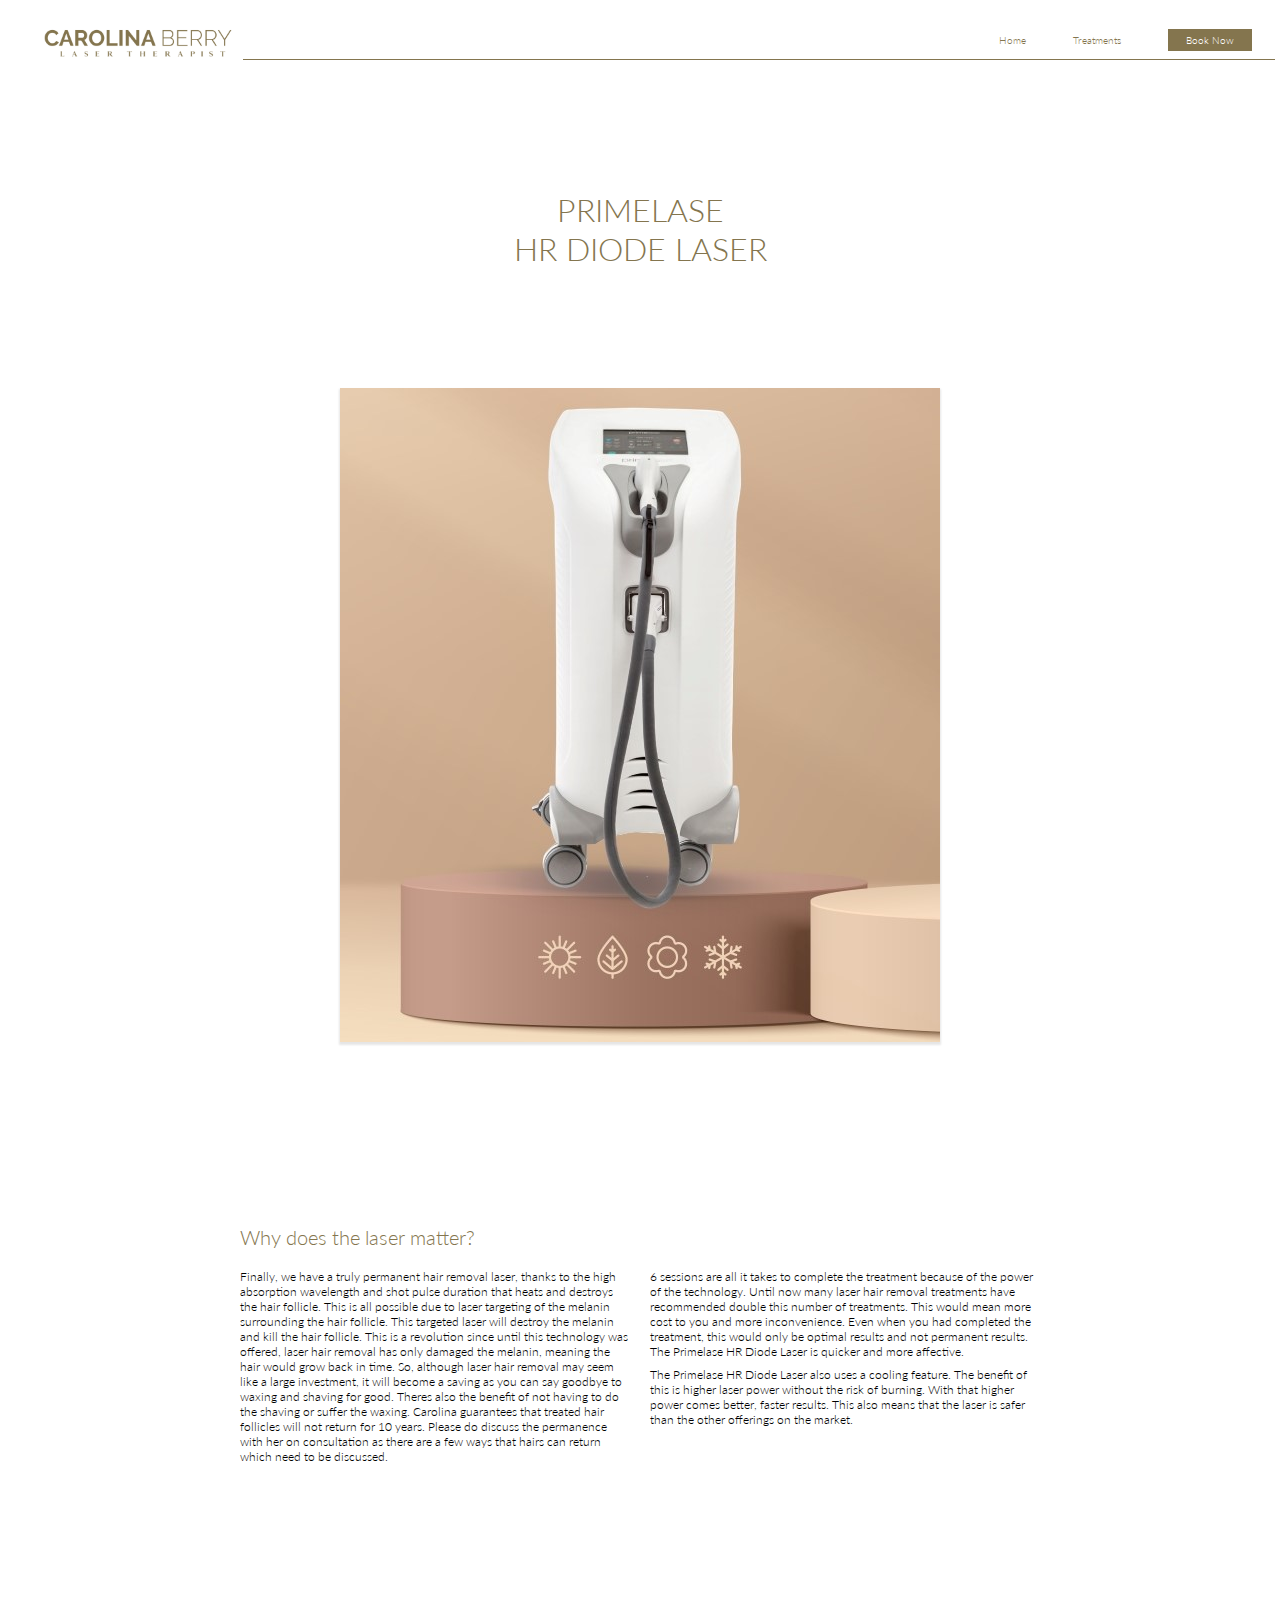
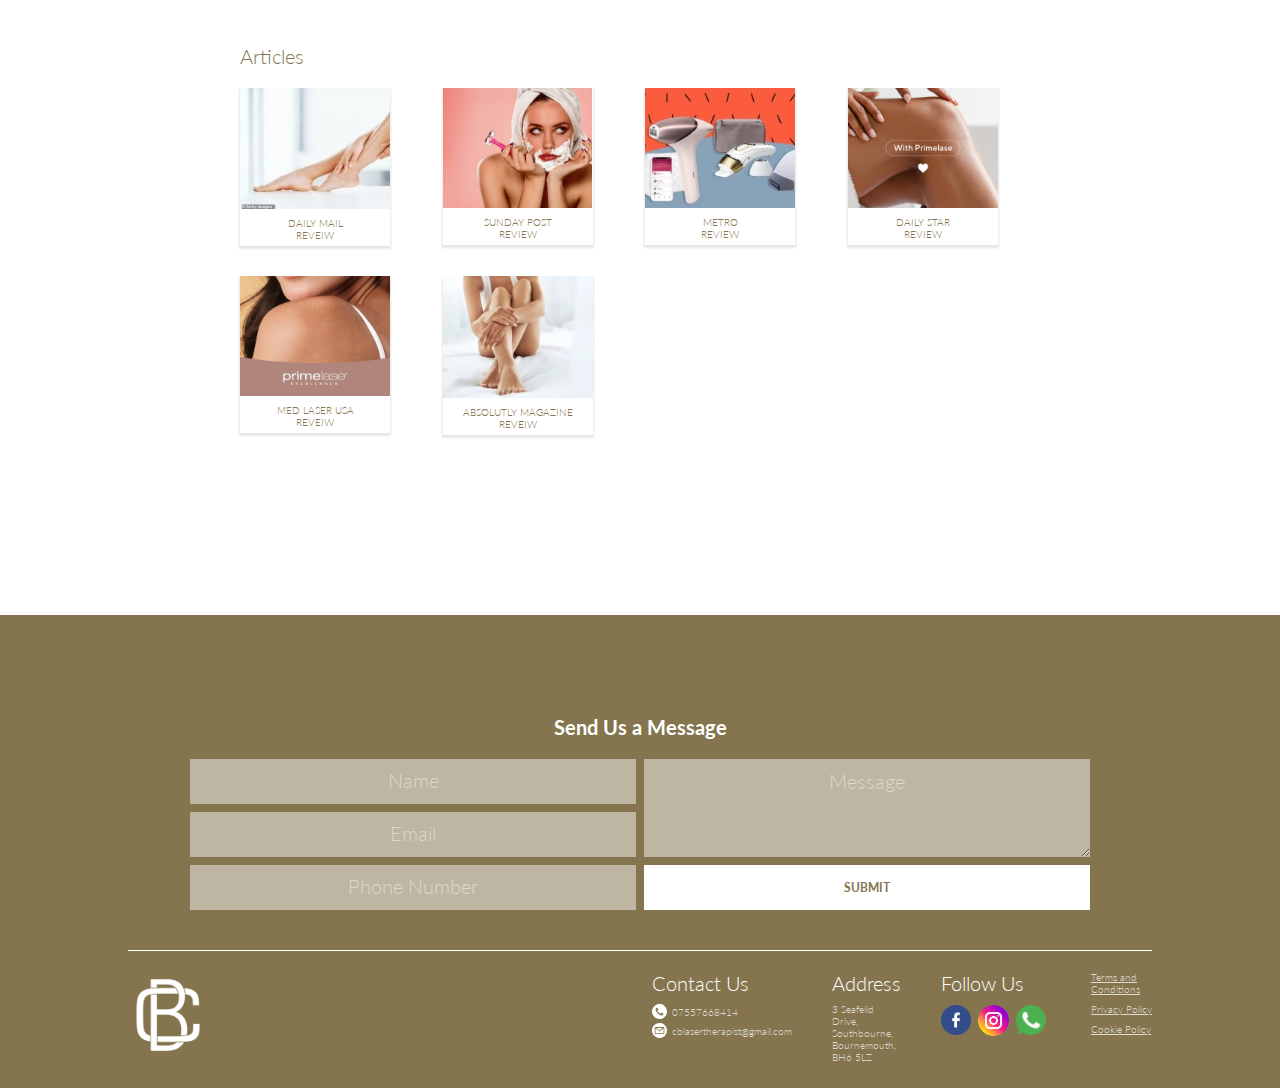
<file: primelase-hr-diode-laser.html>
<!DOCTYPE html>
<html lang="en">
<head>
    <meta charset="UTF-8">
    <meta name="viewport" content="width=device-width, initial-scale=1.0">
    <title>Primelase HR Diose Laser</title>
    <link rel="icon" type="image/x-icon" href="img/favicon-icon.png">
    <link rel="stylesheet" href="style.css">
    <link rel="preconnect" href="https://fonts.googleapis.com">
    <link rel="preconnect" href="https://fonts.gstatic.com" crossorigin>
    <link href="https://fonts.googleapis.com/css2?family=Lato:wght@100;300;400;700&display=swap" rel="stylesheet">
</head>
<body>

    <header class="header">
        <div class="header__content-container flex-column align-center">
            <a href="./" class="logo-link"><div class="header__logo-container"><img src="img/header-logo-small.png" alt="Company Logo"></div></a>
            <nav class="header__nav">
                <ul class="header__nav-list flex space-around align-center">
                    <a href="./" class="header__nav-link"><li class="header__list-item link-dark-type">Home</li></a>
                    <a href="treatments" class="header__lnav-link"><li class="header__list-item link-dark-type">Treatments</li></a>
                    <a href="booking" class="header__nav-link"><li class="header__list-item link-dark-type nav-link-primary">Book Now</li></a>
                    
                </ul>
            </nav>
        </div>
    </header>

    <section class="hero">
        <div class="hero__content-container">
            <p class="hero__title title-type">Primelase <br> HR Diode Laser</p>
        </div>
    </section>

    <section class="laser-body">
        <div class="flex-column laser-body__content-container gap-3">
            <div class="laser-body__image-container center"><img src="img/primase-image-small.jpg" alt="Primase HR Diode Laser" class="image"></div>
            <div class="laser-body__copy-outer-container flex-column gap-1">
                <p class="laser-body__heading heading-dark-type">Why does the laser matter?</p>
                <div class="laser-body__copy-inner-content-container flex-column gap-1">
                    <div class="laser-body__copy-container flex-column gap-0">
                        <p class="laser-body__copy copy-dark-type">Finally, we have a truly permanent hair removal laser, thanks to the high absorption wavelength and shot pulse duration that heats and destroys the hair follicle. This is all possible due to laser targeting of the melanin surrounding the hair follicle. This targeted laser will destroy the melanin and kill the hair follicle. This is a revolution since until this technology was offered, laser hair removal has only damaged the melanin, meaning the hair would grow back in time. So, although laser hair removal may seem like a large investment, it will become a saving as you can say goodbye to waxing and shaving for good. Theres also the benefit of not having to do the shaving or suffer the waxing. Carolina guarantees that treated hair follicles will not return for 10 years. Please do discuss the permanence with her on consultation as there are a few ways that hairs can return which need to be discussed. </p>
                    </div>
                    <div class="laser-body__copy-container flex-column gap-0">
                        <p class="laser-body__copy copy-dark-type">6 sessions are all it takes to complete the treatment because of the power of the technology. Until now many laser hair removal treatments have recommended double this number of treatments. This would mean more cost to you and more inconvenience. Even when you had completed the treatment, this would only be optimal results and not permanent results. The Primelase HR Diode Laser is quicker and more affective.</p>
                        <p class="laser-body__copy copy-dark-type">The Primelase HR Diode Laser also uses a cooling feature. The benefit of this is higher laser power without the risk of burning. With that higher power comes better, faster results. This also means that the laser is safer than the other offerings on the market.</p>
                    </div>
                </div>
            </div>
        </div>
    </section>

    <section class="laser-articles">
        <p class="laser-articles__heading heading-dark-type">Articles</p>
        <div class="laser-articles__content-container">
            <a target="_blank" href="https://www.dailymail.co.uk/femail/article-8035101/Fed-waxing-New-hair-removal-treatment-TWICE-strong-regular-lasers.html" class="laser-articles__link">
                <div class="laser-articles__article">
                    <div class="laser-articles__article-image"><img class="laser-articles__article-inner-image" src="img/daily-mail-article-image.jpg" alt=""></div>
                    <div class="laser-articles__article-copy-container"><p class="laser-articles__article-copy carsol-type-dark">Daily Mail <br> Reveiw</p></div>
                </div>
            </a>
            <a target="_blank" href="https://www.sundaypost.com/fp/beauty-boss-sooner-or-laser-give-up-shaving-and-see-the-light-way-to-depilate/" class="laser-articles__link">
                <div class="laser-articles__article">
                    <div class="laser-articles__article-image"><img class="laser-articles__article-inner-image" src="img/sunday-post-article.jpg" alt=""></div>
                    <div class="laser-articles__article-copy-container"><p class="laser-articles__article-copy carsol-type-dark">Sunday Post <br> Review</p></div>
                </div>
            </a>
            <a target="_blank" href="https://metro.co.uk/2021/09/18/hair-today-gone-tomorrow-what-to-know-about-laser-hair-removal-15272186/" class="laser-articles__link">
                <div class="laser-articles__article">
                    <div class="laser-articles__article-image"><img class="laser-articles__article-inner-image" src="img/metro-article-image.jpg" alt=""></div>
                    <div class="laser-articles__article-copy-container"><p class="laser-articles__article-copy carsol-type-dark">Metro <br> Review</p></div>
                </div>
            </a>
            <a target="_blank" href="https://www.dailystar.co.uk/tv/love-island-laser-hair-removal-18675763" class="laser-articles__link">
                <div class="laser-articles__article">
                    <div class="laser-articles__article-image"><img class="laser-articles__article-inner-image" src="img/daily-star-article.png" alt=""></div>
                    <div class="laser-articles__article-copy-container"><p class="laser-articles__article-copy carsol-type-dark">Daily Star <br> Review</p></div>
                </div>
            </a>
            <a target="_blank" href="https://medlaserusa.com/new-cosmetic-lasers/primelase-best-laser-hair-removal-machine-for-sale/" class="laser-articles__link">
                <div class="laser-articles__article">
                    <div class="laser-articles__article-image"><img class="laser-articles__article-inner-image" src="img/med-laser-usa-article.jpg" alt=""></div>
                    <div class="laser-articles__article-copy-container"><p class="laser-articles__article-copy carsol-type-dark">Med Laser USA <br> Reveiw</p></div>
                </div>
            </a>
            <a target="_blank" href="https://absolutelymagazines.com/laser-hair-removal/" class="laser-articles__link">
                <div class="laser-articles__article">
                    <div class="laser-articles__article-image"><img class="laser-articles__article-inner-image" src="img/absolutly-mag-article.jpg" alt=""></div>
                    <div class="laser-articles__article-copy-container"><p class="laser-articles__article-copy carsol-type-dark">Absolutly Magazine <br> Reveiw</p></div>
                </div>
            </a>
        </div>
    </section>

    <footer class="footer display-none-desktop">
        <div class="footer__content-container">
            <p class="footer__send-us-a-message mobile-display-none heading-light-type center text-center">Send Us a Message</p>
            <div class="footer__grid-container grid-1-col gap-2">
                <div class="footer__logo-container center"><img src="img/graphic-logo-light.png" alt="Company Logo"></div>
                <div class="footer__follow-us-contaienr flex-column gap-0">
                    <p class="footer__follow-us heading-thin-light text-center">Follow Us</p>
                    <div class="footer__follow-us-icon-container flex gap-1 justify-center align-center">
                        <div class="footer__follow-us-icon social-icon"><img src="img/facebook-icon.png" alt="Facebook icon"></div>
                        <div class="footer__follow-us-icon social-icon insta-icon"><img src="img/insta-icon.png" alt="Instagram icon"></div>
                        <div class="footer__follow-us-icon social-icon"><img src="img/whatsapp-icon.png" alt="Whatsapp icon"></div>
                    </div>
                </div>
                <form action="https://api.web3forms.com/submit" method="POST" class="footer__form grid-1-col gap-0">
                    <input type="hidden" name="access_key" value="035e34ff-31a3-4c16-8a8f-41bf325b10ce">
                    <input type="hidden" name="from_name" value="Carolina Berry laser therapist">
                    <input type="hidden" name="subject" value="New Message">
                    <input type="text" name="Name" class="footer__form-name input-type input" placeholder="Name" required>
                    <input type="email" name="Email" class="footer__form-email input-type input" placeholder="Email" required>
                    <input type="text" name="Phone Number" class="footer__form-phone input-type input" placeholder="Phone Number">
                    <textarea name="Message" id="Message" cols="" rows="" placeholder="Message" class="footer__form-message input-type input" required></textarea>
                    <input type="hidden" name="redirect" value="https://dominicmorrant.github.io/laser-hair-removal-website/success">
                    <input type="submit" class="footer__form-button button-type input-submit" placeholder="submit">
                </form>
                <div class="footer__contact-us-container flex-column gap-0">
                    <p class="footer__contact-us heading-thin-light">Contact Us</p>
                    <div class="footer__contact-us-inner-content-container flex-column gap--1">
                        <div class="footer__contact-us-tel-container flex align-center gap-0">
                            <div class="footer__contact-us-tel-icon"><img src="img/tel-icon.svg" alt="Telephone icon"></div>
                            <p class="footer__contact-us-tel-number footer-copy-light-type">07557668414</p>
                        </div>
                        <div class="footer__contact-us-tel-container flex align-center gap-0">
                            <div class="footer__contact-us-email-icon"><img src="img/email-icon.svg" alt="Email icon"></div>
                            <p class="footer__contact-us-email footer-copy-light-type">cblasertherapist@gmail.com</p>
                        </div>
                    </div>
                </div>
                <div class="footer__address-container flex-column gap-0">
                    <p class="footer__address heading-thin-light">Address</p>
                    <div class="footer__address-address-container flex gap-0">
                        <p class="footer__address-address footer-copy-light-type">3 Seafeild Drive, Southbourne, Bournemouth, <br> BH6 5LZ</p>
                    </div>
                </div>
                <div class="footer__terms-container flex-column gap-0">
                    <div class="footer__address-address-container flex gap-0">
                        <a href="#" class="footer__terms-link"><p class="footer__terms footer-copy-light-type">Terms and Conditions</p></a>
                        <a href="#" class="footer__terms-link"><p class="footer__terms footer-copy-light-type">Privacy Policy</p></a>
                        <a href="#" class="footer__terms-link"><p class="footer__terms footer-copy-light-type">Cookie Policy</p></a>
                    </div>
                </div>
            </div>
        </div>
    </footer>

    <footer class="desktop-footer mobile-display-none">
        <div class="desktop-footer__content-container flex-column gap-2">
            <div class="desktop-footer__form-container">
                <p class="desktop-footer__send-us-a-message heading-light-type center text-center">Send Us a Message</p>
                <form action="https://api.web3forms.com/submit" method="POST" class="footer__form grid-1-col">
                    <input type="hidden" name="access_key" value="035e34ff-31a3-4c16-8a8f-41bf325b10ce">
                    <input type="hidden" name="from_name" value="Carolina Berry laser therapist">
                    <input type="hidden" name="subject" value="New Message">
                    <input type="text" name="Name" class="footer__form-name input-type input" placeholder="Name" required>
                    <input type="email" name="Email" class="footer__form-email input-type input" placeholder="Email" required>
                    <input type="text" class="footer__form-phone input-type input" placeholder="Phone Number">
                    <textarea name="Message" id="Message" cols="" rows="" placeholder="Message" class="footer__form-message input-type input" required></textarea>
                    <input type="hidden" name="redirect" value="https://dominicmorrant.github.io/laser-hair-removal-website/success">
                    <input type="submit" class="footer__form-button button-type input-submit" placeholder="submit">
                </form>
            </div>
            <div class="desktop-footer__lower-content-container flex space-between align-center">
                <div class="desktop-footer__logo-container">
                    <img src="img/graphic-logo-light.png" alt="Company Logo" class="desktop-footer__logo">
                </div>
                <div class="desktop-footer__contact-address-follow-container flex space-between">
                    <div class="desktop-footer__contact-us-container flex-column gap-0">
                        <p class="desktop-footer__contact-us heading-thin-light">Contact Us</p>
                        <div class="desktop-footer__contact-us-inner-container">
                            <div class="desktop-footer__tel-container flex align-center gap--1">
                                <div class="desktop-footer__tel-icon "><img src="img/tel-icon.svg" alt="Telephone icon"></div>
                                <p class="desktop-footer__tel footer-copy-light-type">07557668414</p>
                            </div>
                            <div class="desktop-footer__email-container flex align-center gap--1">
                                <div class="desktop-footer__email-icon"><img src="img/email-icon.svg" alt="Email icon"></div>
                                <p class="desktop-footer__email footer-copy-light-type">cblasertherapist@gmail.com</p>
                            </div>
                        </div>
                    </div>
                    <div class="desktop-footer__address-container flex-column gap-0">
                        <p class="desktop-footer__address heading-thin-light">Address</p>
                        <p class="desktop-footer__address-info footer-copy-light-type">3 Seafeild Drive, Southbourne, Bournemouth, BH6 5LZ</p>
                    </div>
                    <div class="desktop-footer__follow-us-container flex-column gap-0">
                        <p class="desktop-footer__follow-us heading-thin-light">Follow Us</p>
                        <div class="desktop-footer__follow-us-icon-container flex align-center gap--1">
                            <a target="_blank" href="https://www.facebook.com/profile.php?id=61555957472845" class="desktop-footer__follow-us-link"><div class="desktop-footer__follow-us-icon social-icon"><img src="img/facebook-icon.png" alt="Facebook icon"></div></a>
                            <a target="_blank" href="https://www.instagram.com/carolinaberrylasertherapist?igsh=MWt5aWg1dWN3dG9vYw==" class="desktop-footer__follow-us-link"><div class="desktop-footer__follow-us-icon insta-icon social-icon"><img src="img/insta-icon.png" alt="Instagram icon"></div></a>
                            <div class="desktop-footer__follow-us-icon social-icon"><img src="img/whatsapp-icon.png" alt="Whatsapp icon"></div>
                        </div>
                    </div>
                    <div class="desktop-footer__terms-container flex-column gap-0">
                        <a href="#" class="desktop-footer__terms-link"><p class="desktop-footer__terms footer-copy-light-type">Terms and Conditions</p></a>
                        <a href="#" class="desktop-footer__terms-link"><p class="desktop-footer__terms footer-copy-light-type">Privacy Policy</p></a>
                        <a href="#" class="desktop-footer__terms-link"><p class="desktop-footer__terms footer-copy-light-type">Cookie Policy</p></a>
                    </div>
                </div>
            </div>
        </div>
    </footer>
    
</body>
</html>
</file>
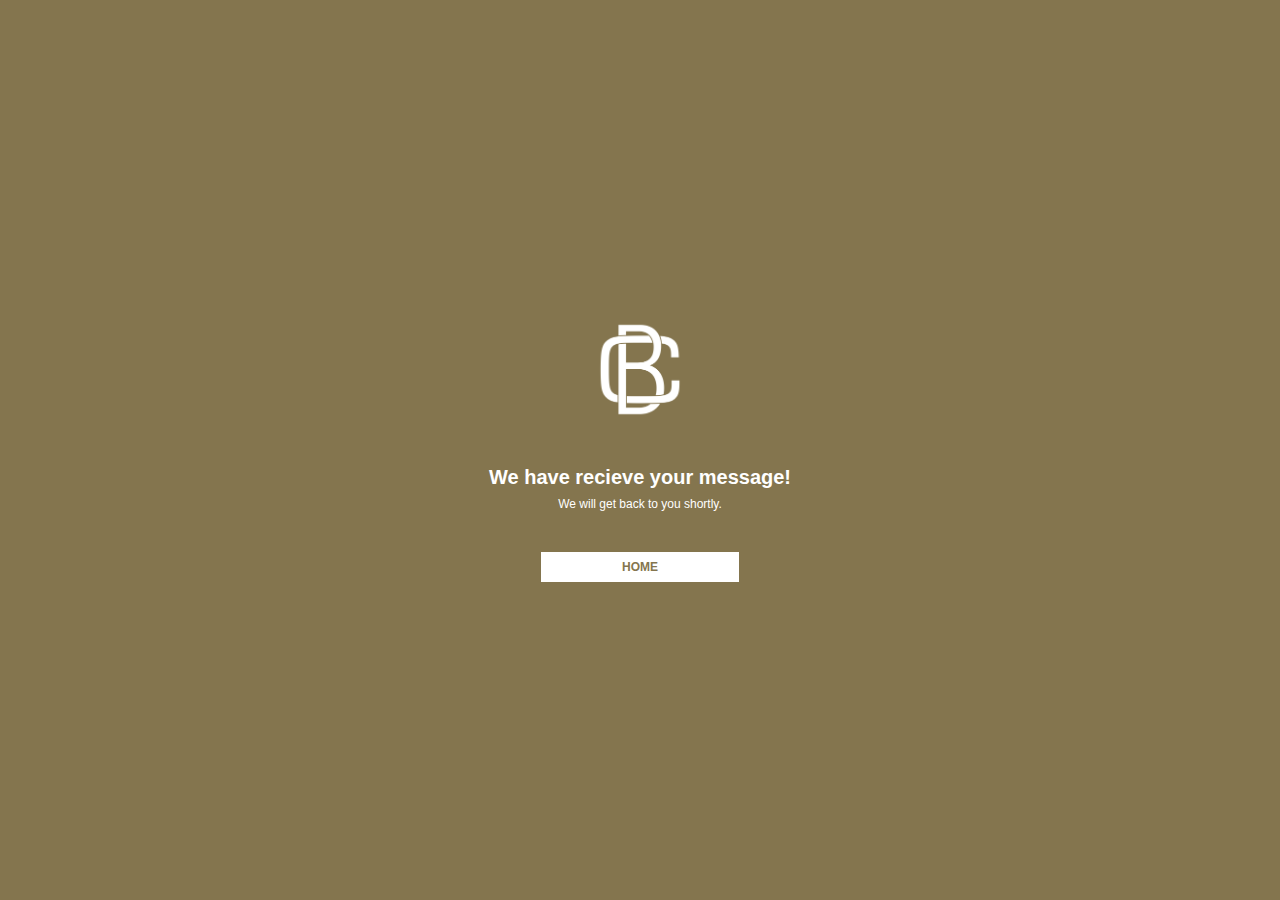
<file: success.html>
<!DOCTYPE html>
<html lang="en">
<head>
    <meta charset="UTF-8">
    <meta name="viewport" content="width=device-width, initial-scale=1.0">
    <title>Success</title>
    <link rel="stylesheet" href="style.css">
</head>
<body>
    
    <section class="success flex-column align-center justify-center">
        <div class="success__content-container flex-column gap-2">
            <div class="success__logo-container">
                <img class="success__image" src="img/graphic-logo-light.png" alt="">
            </div>
            <div class="success__copy-container flex-column gap-0">
                <p class="success__heading heading-light-type">We have recieve your message!</p>
                <p class="success__copy copy-light-type">We will get back to you shortly.</p>
            </div>
            <div class="success__button-container flex-column align-center justify-center">
                <a href="./" class="success__button-link"><p class="success__button button-secondary button-type">Home</p></a>
            </div>
        </div>
    </section>

</body>
</html>
</file>
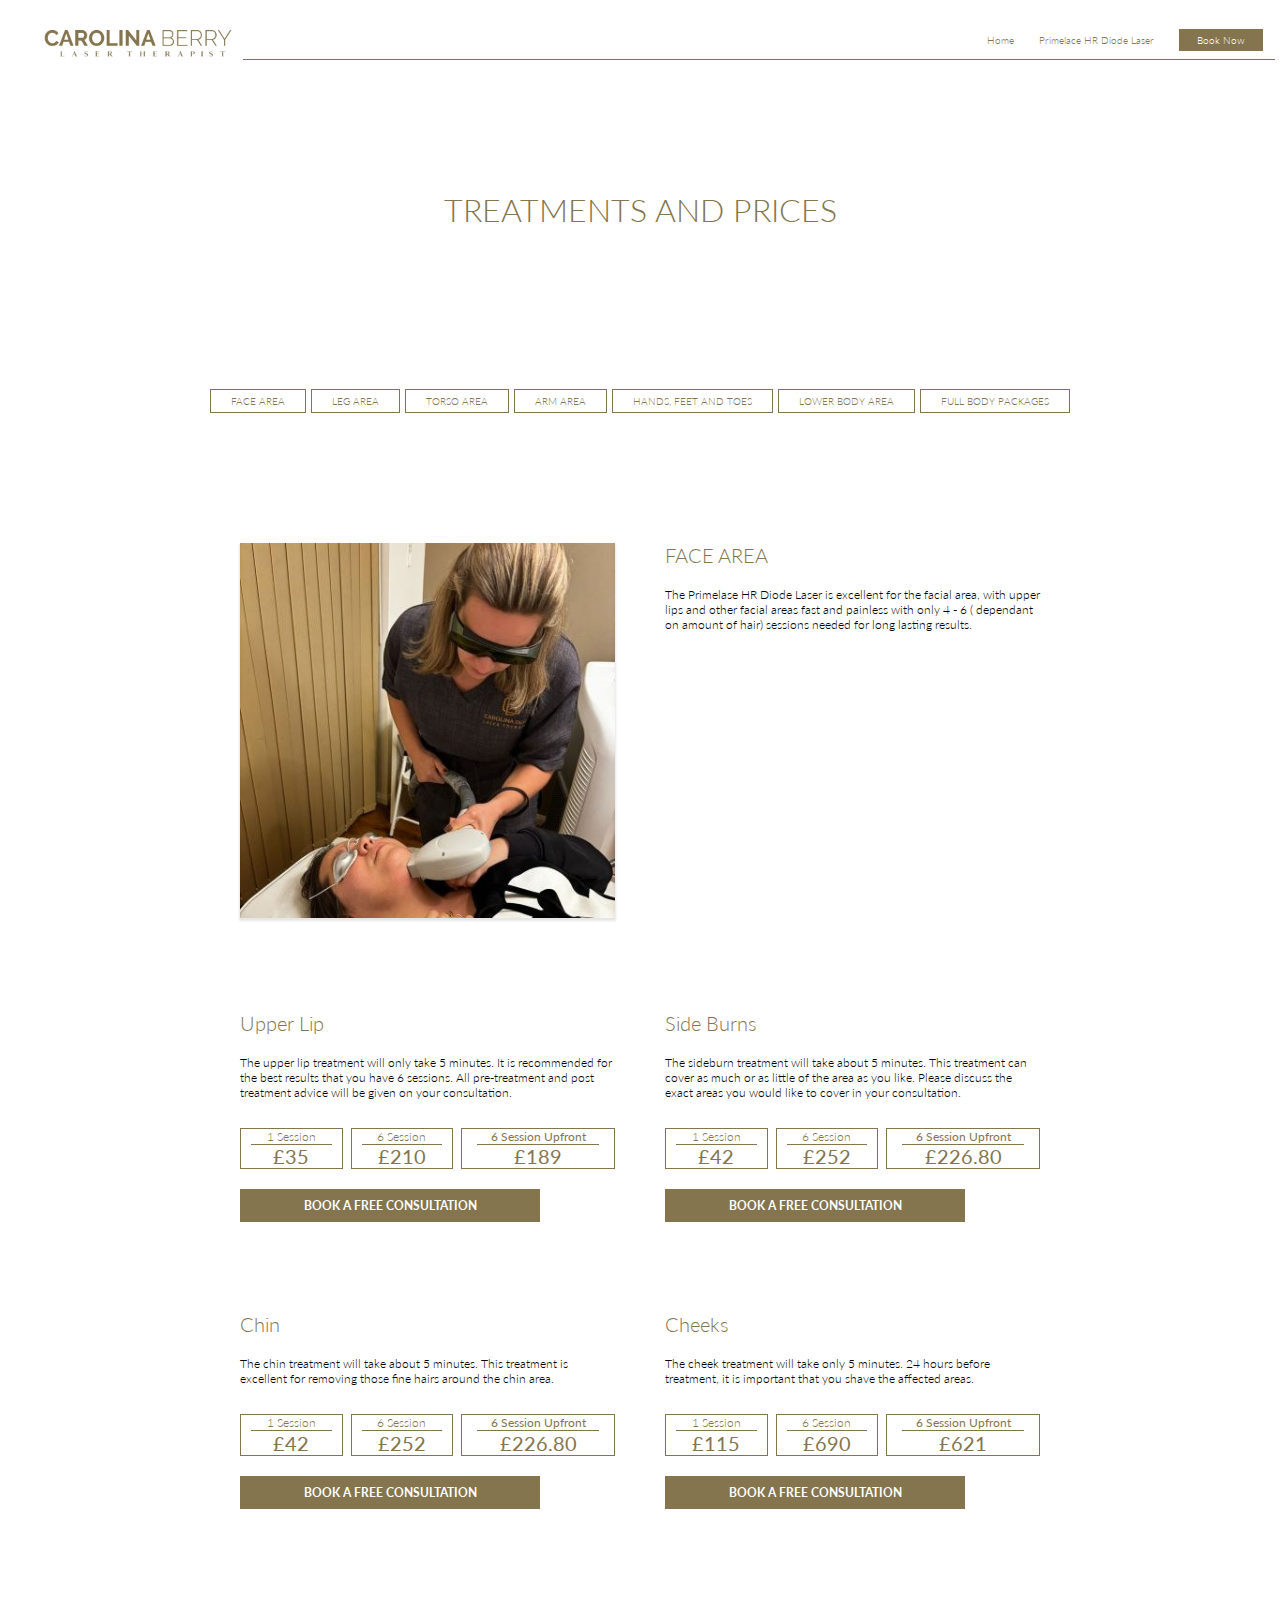
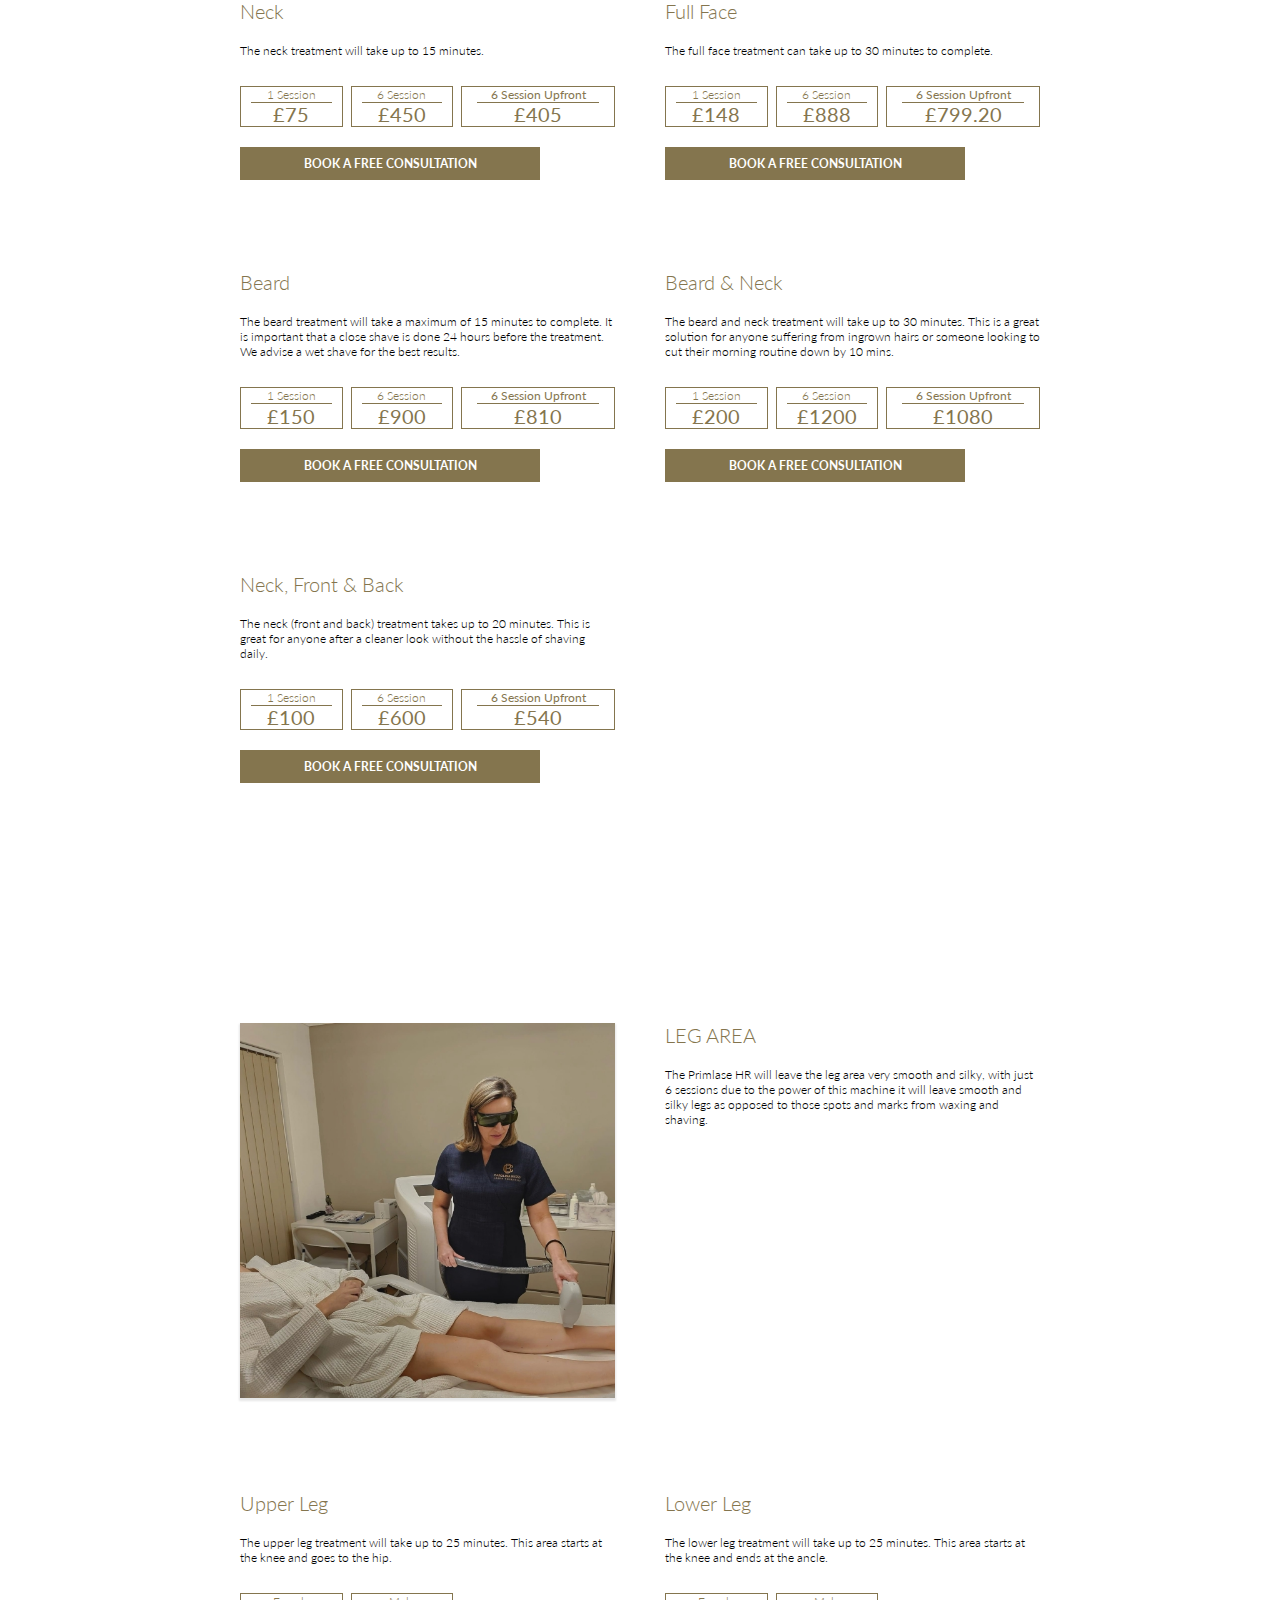
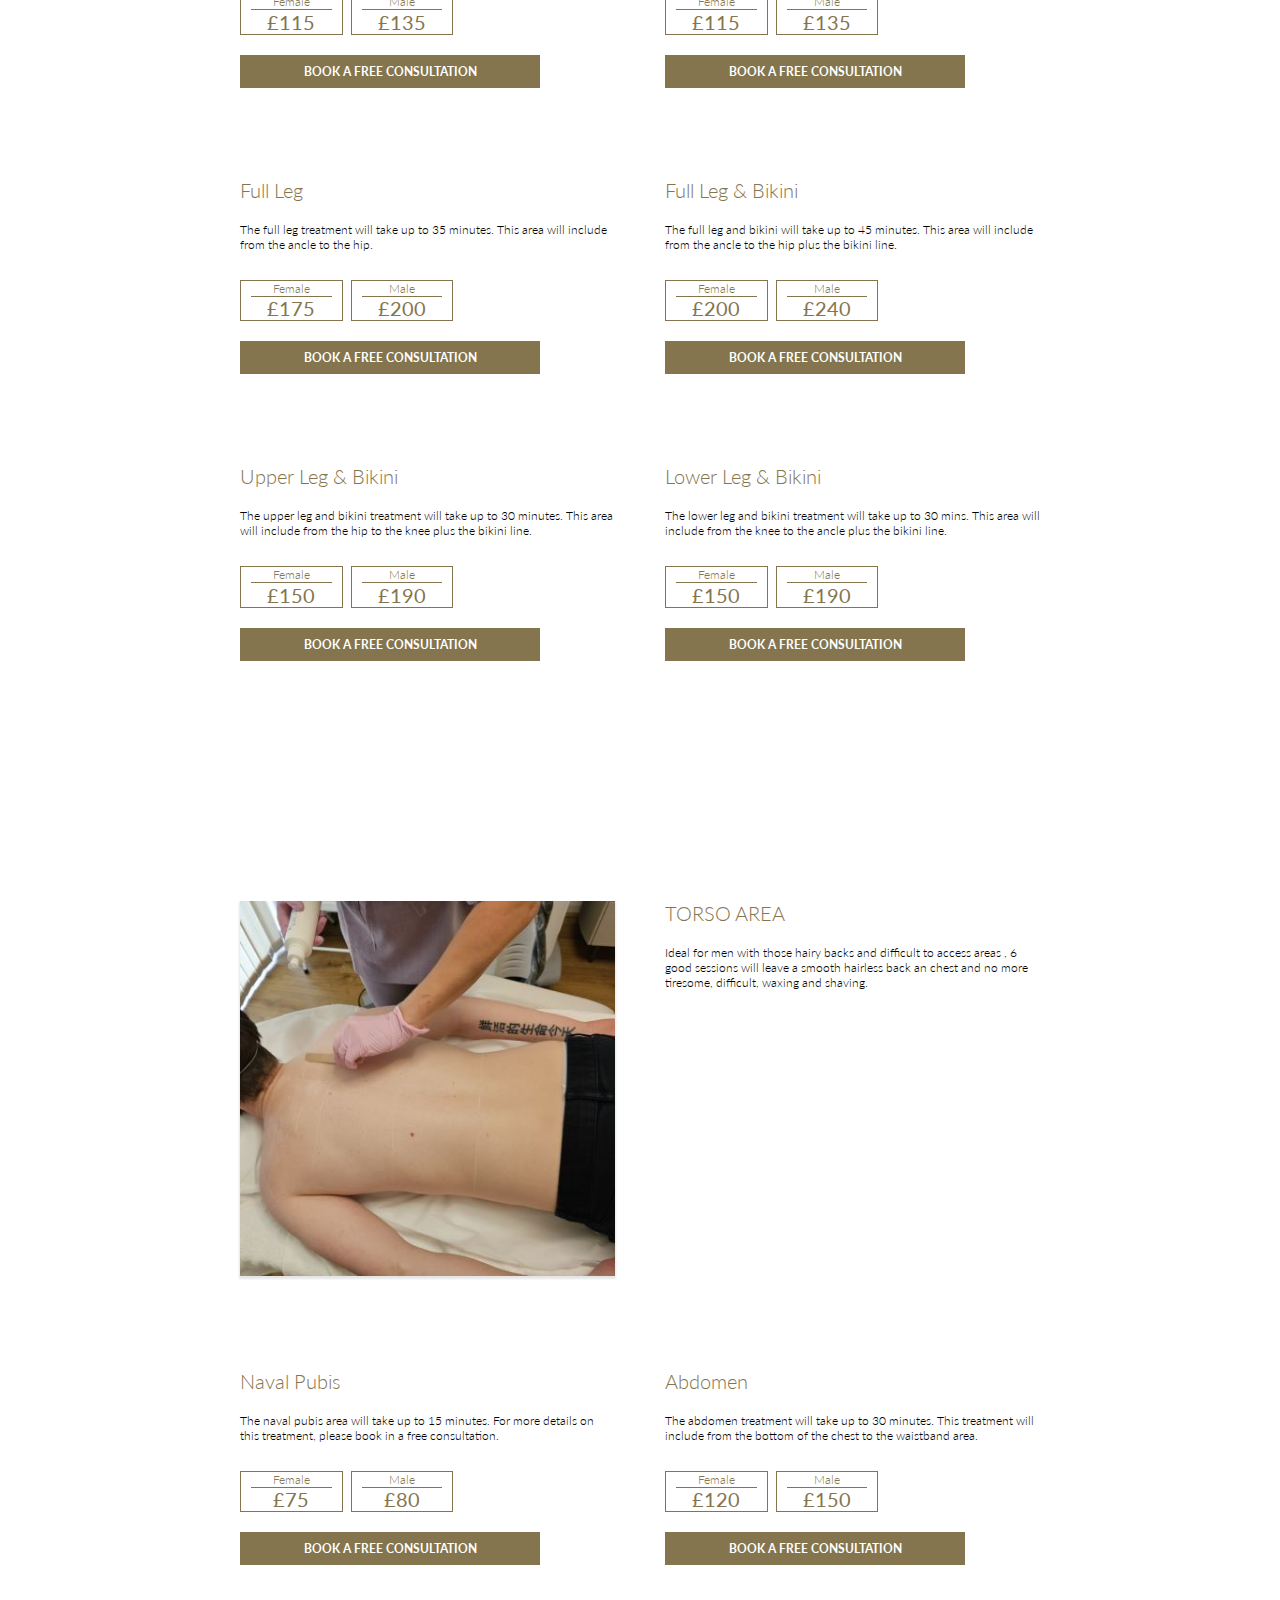
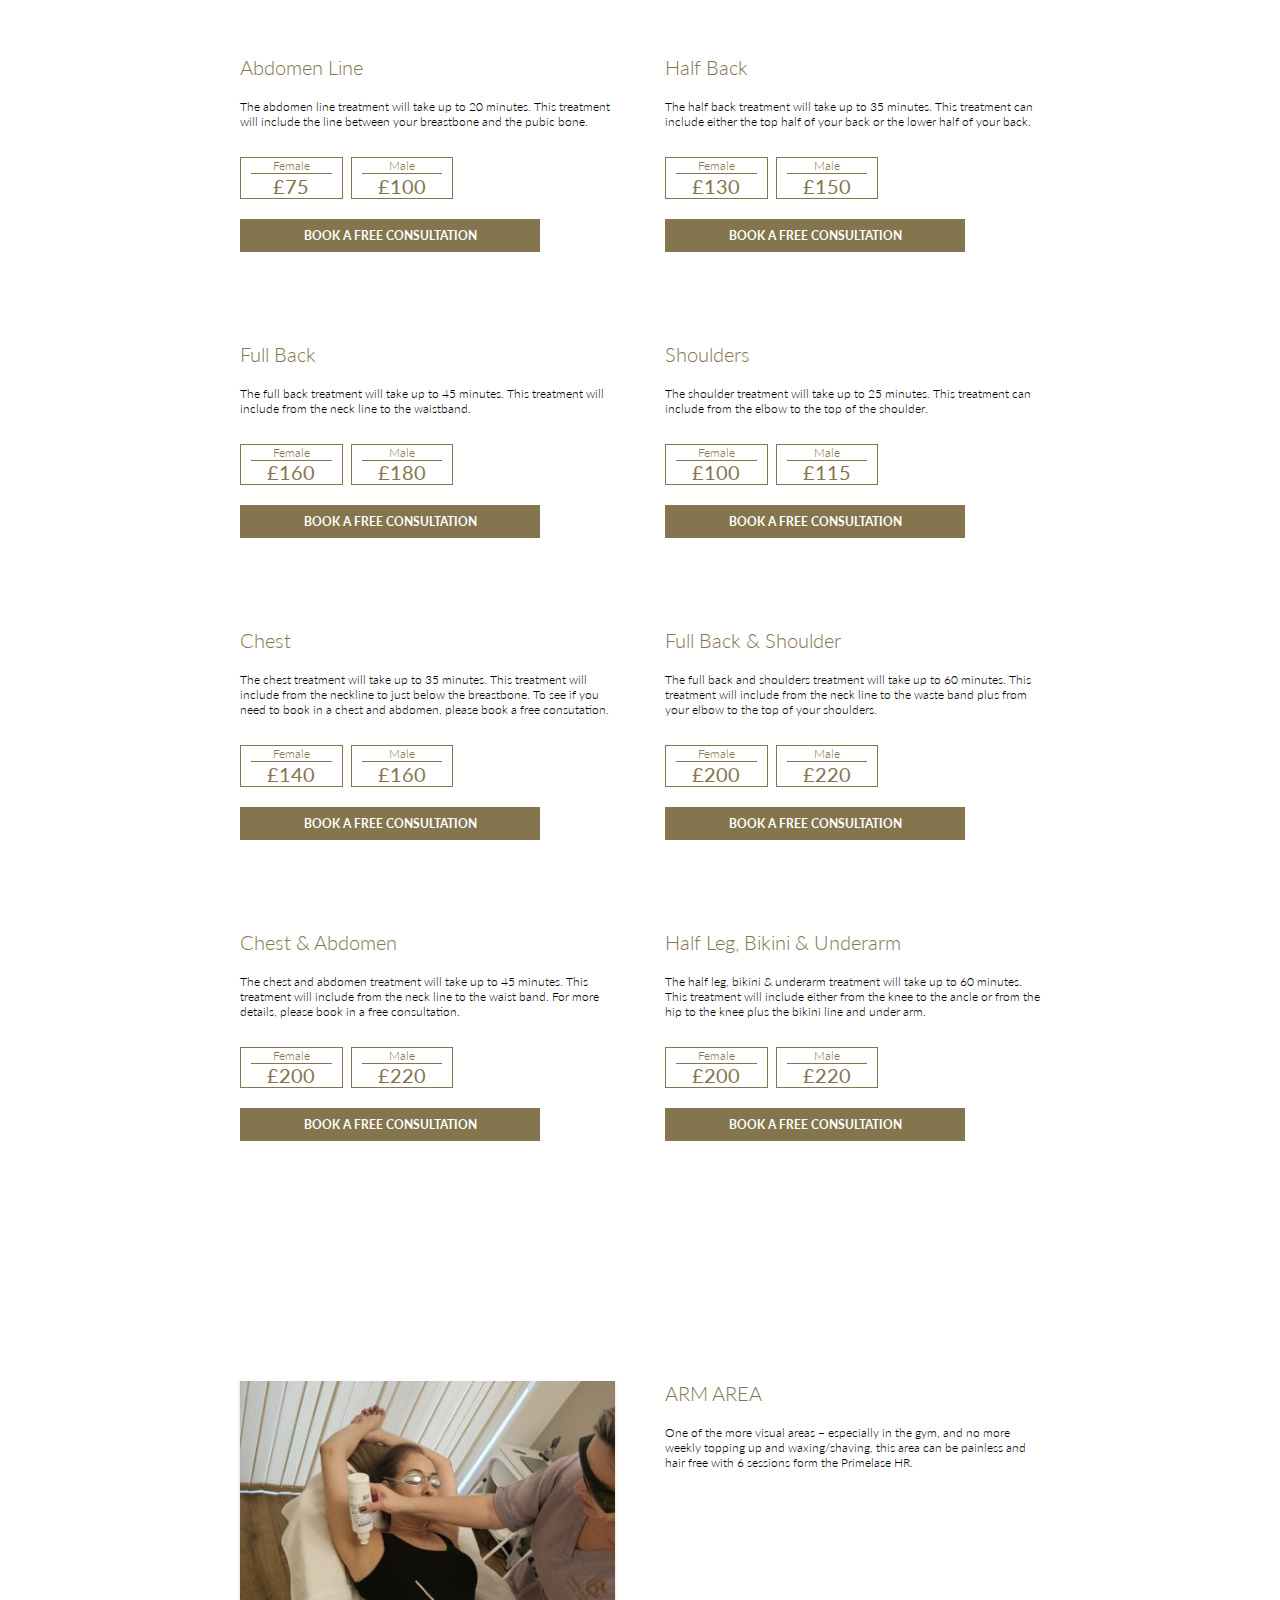
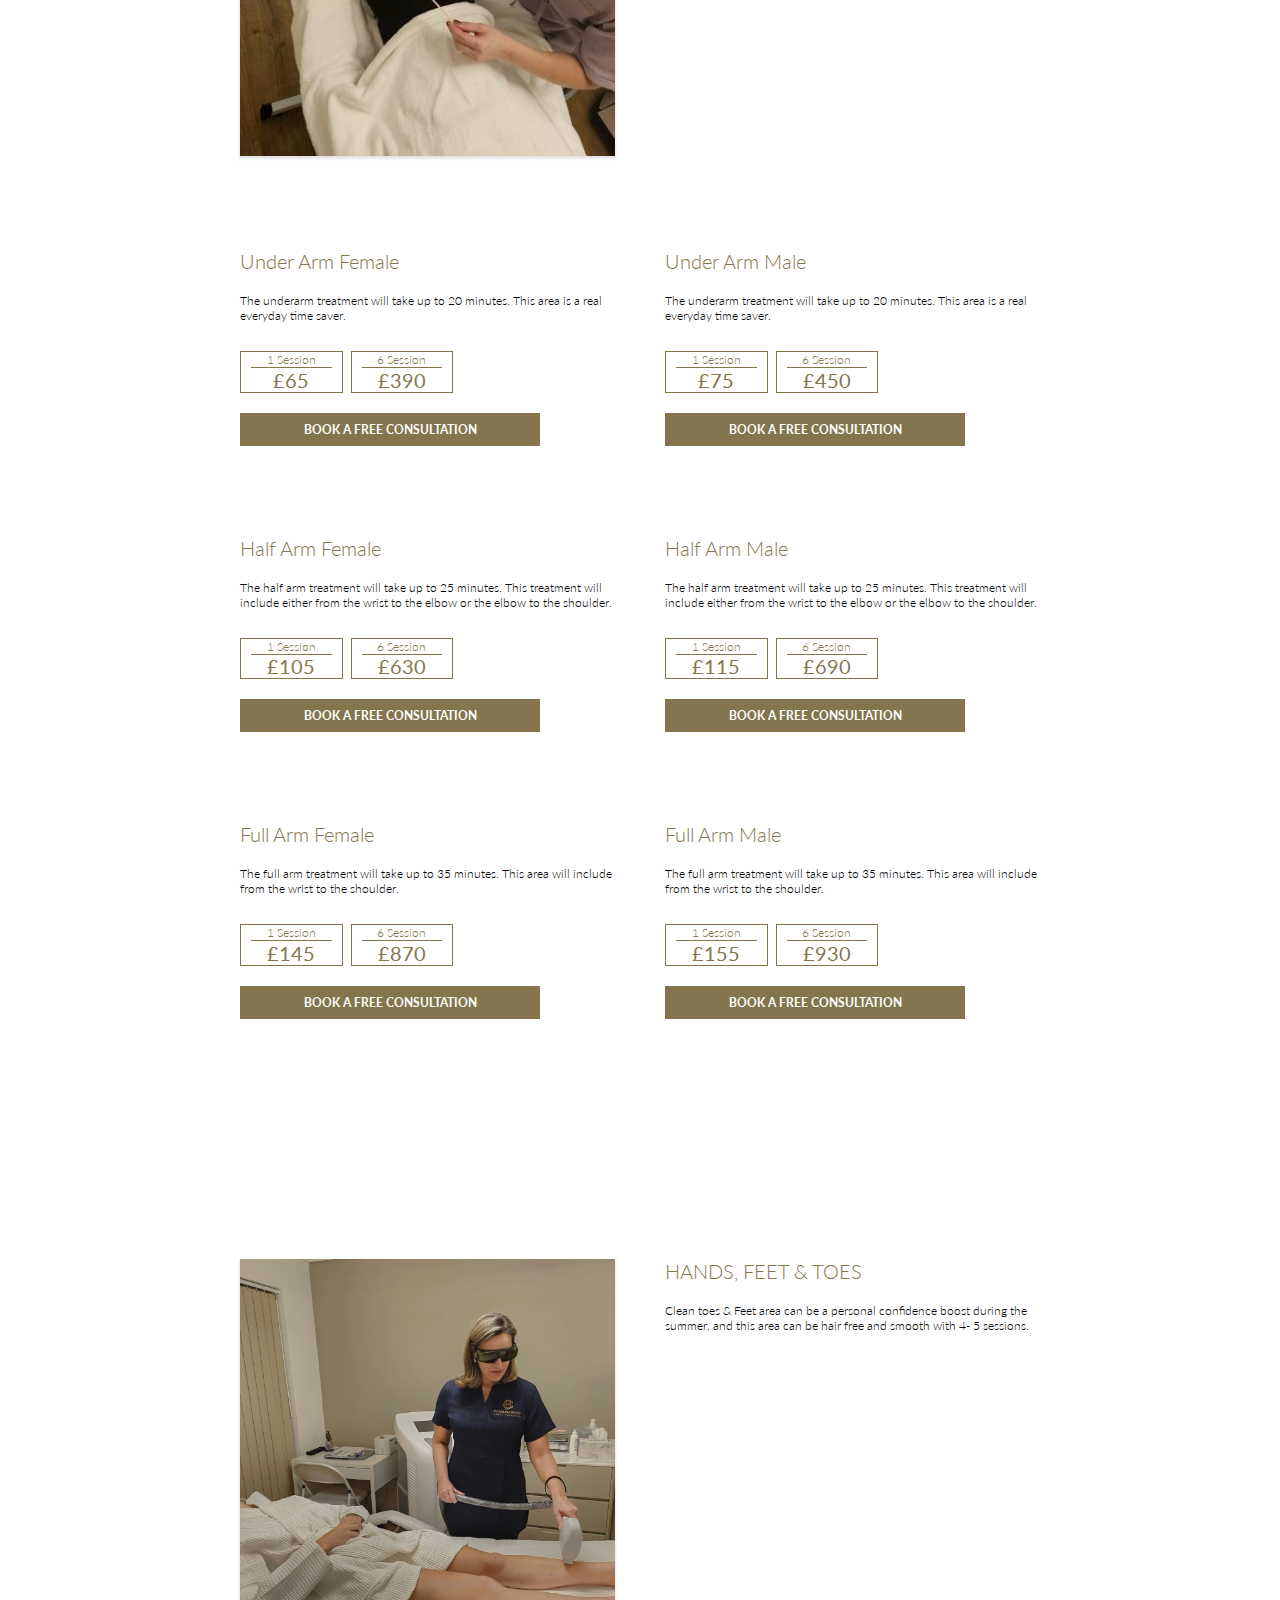
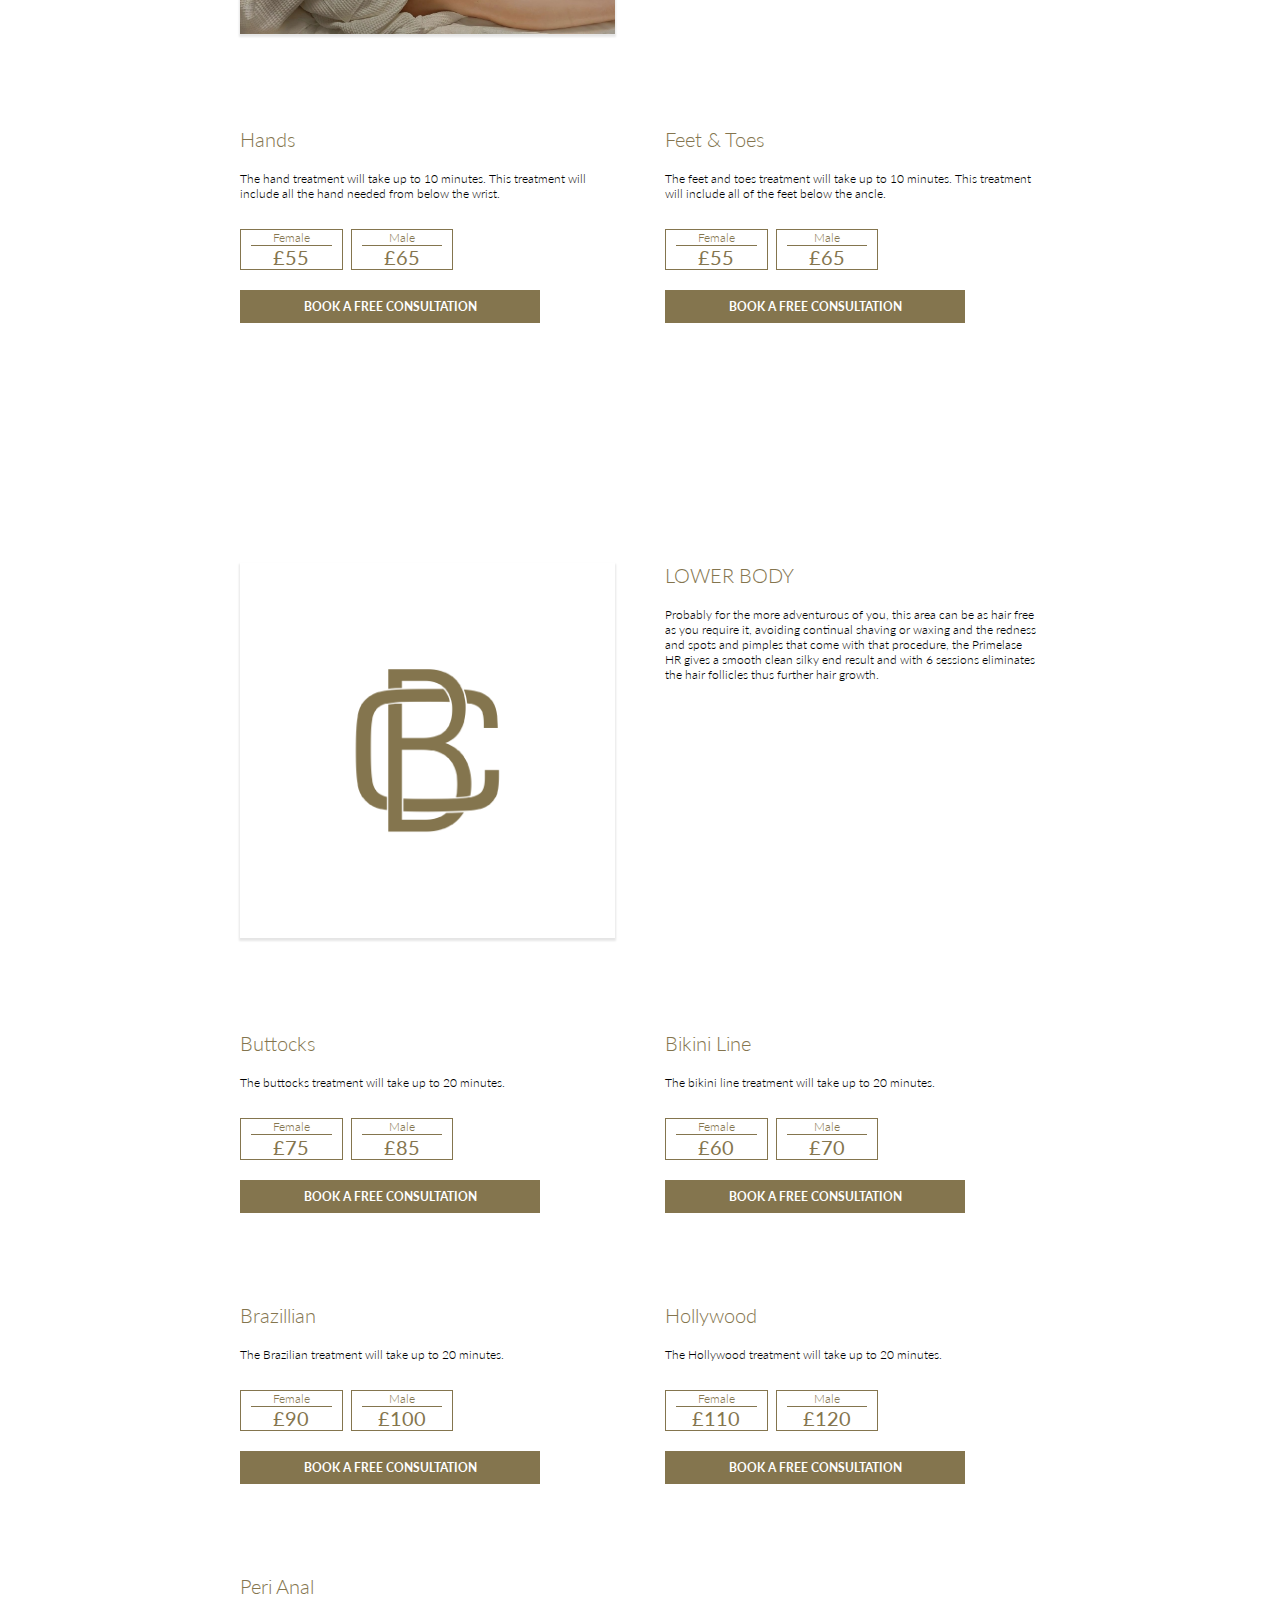
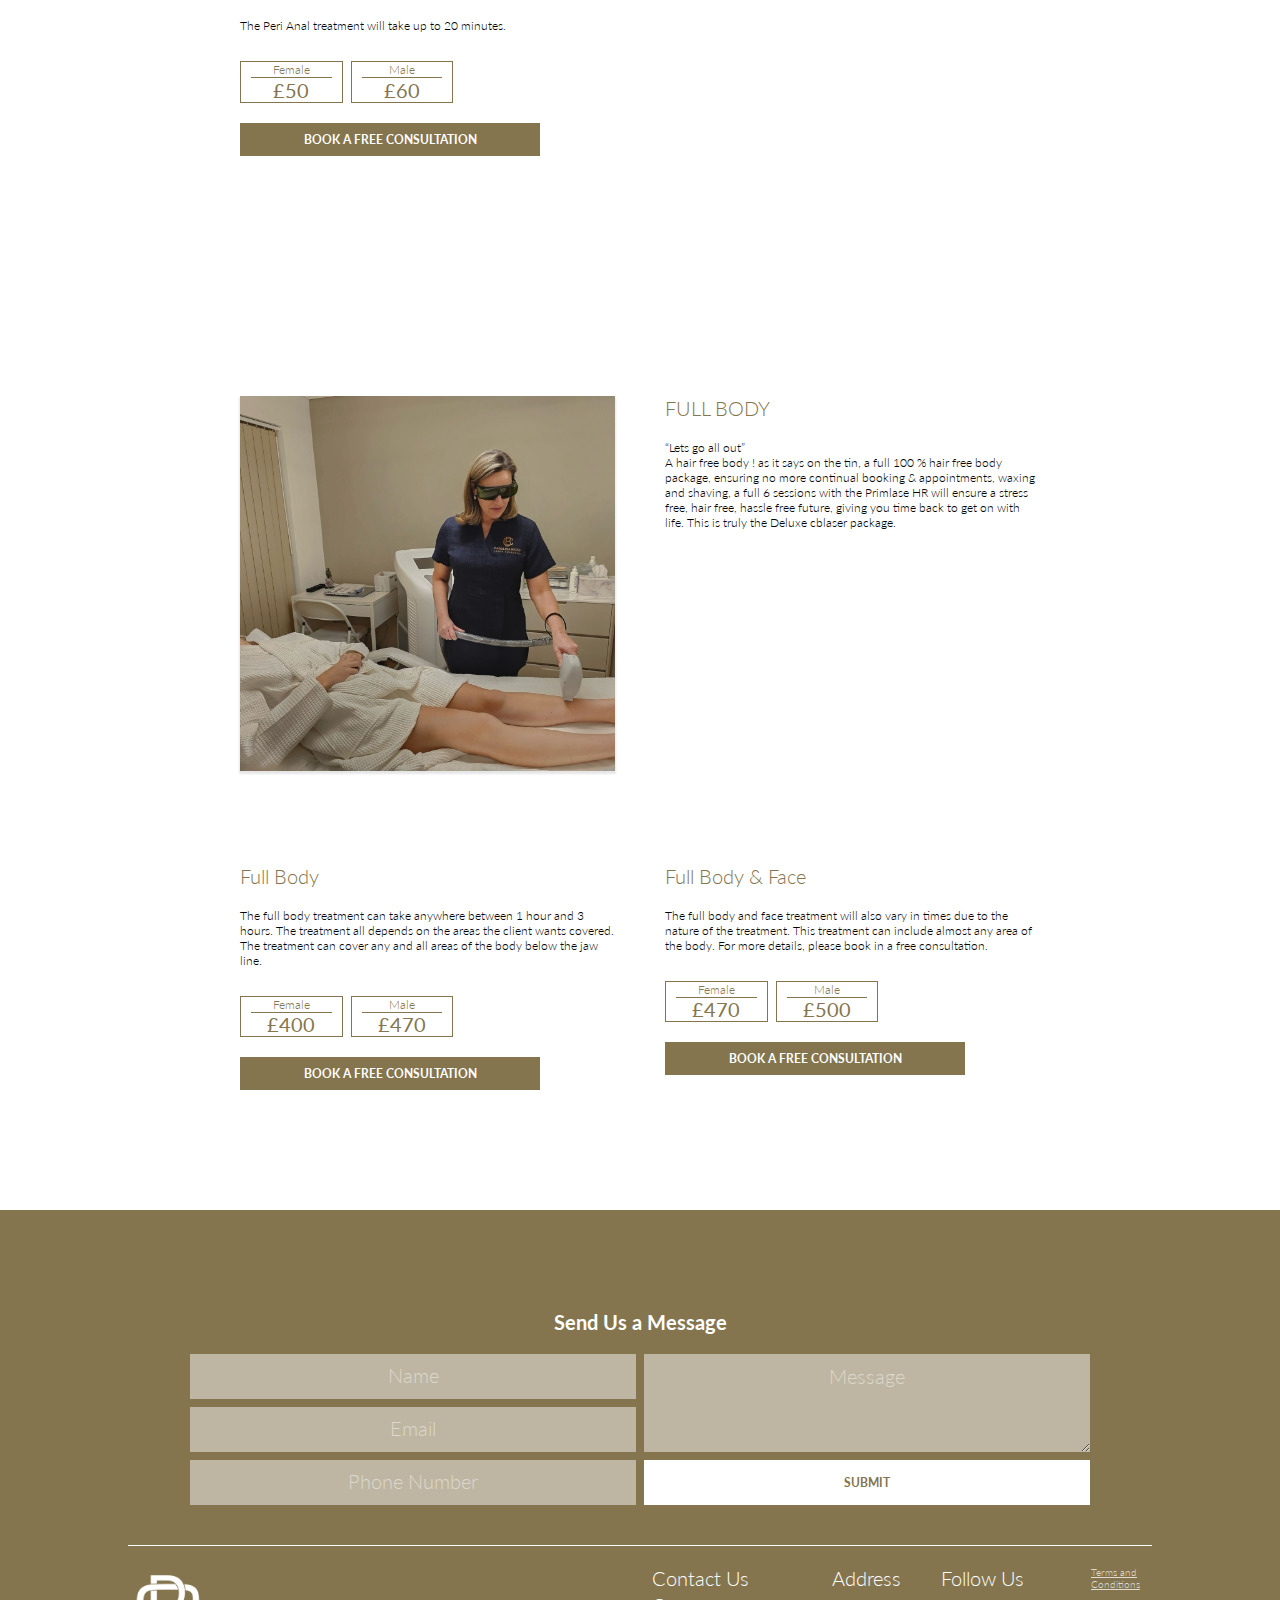
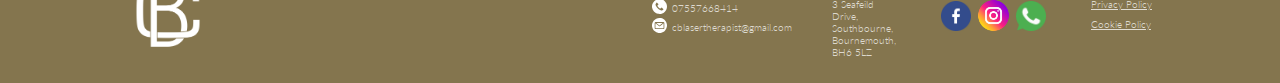
<file: treatments.html>
<!DOCTYPE html>
<html lang="en">
<head>
    <meta charset="UTF-8">
    <meta name="viewport" content="width=device-width, initial-scale=1.0">
    <title>Treatments</title>
    <link rel="icon" type="image/x-icon" href="img/favicon-icon.png">
    <link rel="stylesheet" href="style.css">
    <link rel="preconnect" href="https://fonts.googleapis.com">
    <link rel="preconnect" href="https://fonts.gstatic.com" crossorigin>
    <link href="https://fonts.googleapis.com/css2?family=Lato:wght@100;300;400;700&display=swap" rel="stylesheet">
</head>
<body>

    <header class="header">
        <div class="header__content-container flex-column align-center">
            <a href="./" class="logo-link"><div class="header__logo-container"><img src="img/header-logo-small.png" alt="Company Logo"></div></a>
            <nav class="header__nav">
                <ul class="header__nav-list flex space-around align-center">
                    <a href="./" class="header__nav-link"><li class="header__list-item link-dark-type">Home</li></a>
                    <a href="primelase-hr-diode-laser" class="header__nav-link"><li class="header__list-item link-dark-type">Primelace HR Diode Laser</li></a>
                    <a href="booking" class="header__nav-link"><li class="header__list-item link-dark-type nav-link-primary">Book Now</li></a>
                </ul>
            </nav>
        </div>
    </header>

    <section class="hero">
        <div class="hero__content-container">
            <p class="hero__title title-type">Treatments and prices</p>
        </div>
    </section>

    <section class="carasol">
        <div class="carasol__content-container">
            <div class="carasol__inner-container">
                <nav class="carasol__nav">
                    <ul class="carasol__nav-list flex gap--1">
                        <a href="#face-area" class="carasol__nav-link"><li class="carasol__list-item carsol-type-dark">Face area</li></a>
                        <a href="#leg-area" class="carasol__nav-link"><li class="carasol__list-item carsol-type-dark">Leg area</li></a>
                        <a href="#torso-area" class="carasol__nav-link"><li class="carasol__list-item carsol-type-dark">Torso area</li></a>
                        <a href="#arm-area" class="carasol__nav-link"><li class="carasol__list-item carsol-type-dark">Arm area</li></a>
                        <a href="#hands-feet-toes" class="carasol__nav-link"><li class="carasol__list-item carsol-type-dark">Hands, Feet and Toes</li></a>
                        <a href="#lower-body" class="carasol__nav-link"><li class="carasol__list-item carsol-type-dark">Lower Body area</li></a>
                        <a href="#full-body" class="carasol__nav-link"><li class="carasol__list-item carsol-type-dark">Full Body Packages</li></a>
                    </ul>
                </nav>
            </div>
        </div>
    </section>

    <section id="face-area" class="treatment-area">
        <div  class="treatment-area__content-container">
            <div  class="treatment-area__grid-contaiener grid-1-col">
                <div class="treatment-area__image-container"><img class="image" src="img/face-area-image.jpg" alt="Face treatment example"></div>
                <div class="treatment-area__description-container">
                    <p class="treatment-area__heading heading-thin">Face Area</p>
                    <p class="treatment-area__description copy-dark-type mobile-display-none">The Primelase HR Diode Laser is excellent for the facial area, with upper lips and other facial areas fast and painless with only 4 - 6  ( dependant on amount of hair) sessions needed for long lasting results.</p>
                </div>
                <div class="treatment-area__treatment-container flex-column gap-1">
                    <div class="treatment-area__treatment-copy-container flex-column gap-1">
                       <p class="treatment-area__treatment-heading heading-dark-type">Upper Lip</p> 
                       <p class="treatment-area__treatment-copy copy-dark-type">The upper lip treatment will only take 5 minutes. It is recommended for the best results that you have 6 sessions. All pre-treatment and post treatment advice will be given on your consultation.</p>
                    </div>
                    <div class="treatment-area__treatment-price-container grid-3-col gap-0">
                        <div class="treatment-area__1-session-container flex-column align-center justify-center">
                            <p class="treatment-area__1-session copy-primary-type text-center">1 Session</p>
                            <div class="treatment-area__1-session-divider"></div>
                            <p class="treatment-area__1-session-price copy-primary-large-type">£35</p>
                        </div>
                        <div class="treatment-area__6-session-container flex-column align-center justify-center">
                            <p class="treatment-area__6-session copy-primary-type text-center">6 Session</p>
                            <div class="treatment-area__6-session-divider"></div>
                            <p class="treatment-area__6-session-price copy-primary-large-type">£210</p>
                        </div>
                        <div class="treatment-area__6-session-upfront-container flex-column align-center justify-center">
                            <p class="treatment-area__6-session-upfront copy-primary-bold-type text-center">6 Session Upfront</p>
                            <div class="treatment-area__6-session-upfront-divider"></div>
                            <p class="treatment-area__6-session-upfront-price copy-primary-large-type">£189</p>
                        </div>
                    </div>
                    <div class="treatment-area__button-container"><a href="booking" class="treatment-area__button-link"><p class="treatment-area__button button-type-light button-primary-large">Book a Free Consultation</p></a></div>
                </div>
                <div class="treatment-area__treatment-container flex-column gap-1">
                    <div class="treatment-area__treatment-copy-container flex-column gap-1">
                       <p class="treatment-area__treatment-heading heading-dark-type">Side Burns</p> 
                       <p class="treatment-area__treatment-copy copy-dark-type">The sideburn treatment will take about 5 minutes. This treatment can cover as much or as little of the area as you like. Please discuss the exact areas you would like to cover in your consultation. </p>
                    </div>
                    <div class="treatment-area__treatment-price-container grid-3-col gap-0">
                        <div class="treatment-area__1-session-container flex-column align-center justify-center">
                            <p class="treatment-area__1-session copy-primary-type text-center">1 Session</p>
                            <div class="treatment-area__1-session-divider"></div>
                            <p class="treatment-area__1-session-price copy-primary-large-type">£42</p>
                        </div>
                        <div class="treatment-area__6-session-container flex-column align-center justify-center">
                            <p class="treatment-area__6-session copy-primary-type text-center">6 Session</p>
                            <div class="treatment-area__6-session-divider"></div>
                            <p class="treatment-area__6-session-price copy-primary-large-type">£252</p>
                        </div>
                        <div class="treatment-area__6-session-upfront-container flex-column align-center justify-center">
                            <p class="treatment-area__6-session-upfront copy-primary-bold-type text-center">6 Session Upfront</p>
                            <div class="treatment-area__6-session-upfront-divider"></div>
                            <p class="treatment-area__6-session-upfront-price copy-primary-large-type">£226.80</p>
                        </div>
                    </div>
                    <div class="treatment-area__button-container"><a href="booking" class="treatment-area__button-link"><p class="treatment-area__button button-type-light button-primary-large">Book a Free Consultation</p></a></div>
                </div>
                <div class="treatment-area__treatment-container flex-column gap-1">
                    <div class="treatment-area__treatment-copy-container flex-column gap-1">
                       <p class="treatment-area__treatment-heading heading-dark-type">Chin</p> 
                       <p class="treatment-area__treatment-copy copy-dark-type">The chin treatment will take about 5 minutes. This treatment is excellent for removing those fine hairs around the chin area.</p>
                    </div>
                    <div class="treatment-area__treatment-price-container grid-3-col gap-0">
                        <div class="treatment-area__1-session-container flex-column align-center justify-center">
                            <p class="treatment-area__1-session copy-primary-type text-center">1 Session</p>
                            <div class="treatment-area__1-session-divider"></div>
                            <p class="treatment-area__1-session-price copy-primary-large-type">£42</p>
                        </div>
                        <div class="treatment-area__6-session-container flex-column align-center justify-center">
                            <p class="treatment-area__6-session copy-primary-type text-center">6 Session</p>
                            <div class="treatment-area__6-session-divider"></div>
                            <p class="treatment-area__6-session-price copy-primary-large-type">£252</p>
                        </div>
                        <div class="treatment-area__6-session-upfront-container flex-column align-center justify-center">
                            <p class="treatment-area__6-session-upfront copy-primary-bold-type text-center">6 Session Upfront</p>
                            <div class="treatment-area__6-session-upfront-divider"></div>
                            <p class="treatment-area__6-session-upfront-price copy-primary-large-type">£226.80</p>
                        </div>
                    </div>
                    <div class="treatment-area__button-container"><a href="booking" class="treatment-area__button-link"><p class="treatment-area__button button-type-light button-primary-large">Book a Free Consultation</p></a></div>
                </div>
                <div class="treatment-area__treatment-container flex-column gap-1">
                    <div class="treatment-area__treatment-copy-container flex-column gap-1">
                       <p class="treatment-area__treatment-heading heading-dark-type">Cheeks</p> 
                       <p class="treatment-area__treatment-copy copy-dark-type">The cheek treatment will take only 5 minutes. 24 hours before treatment, it is important that you shave the affected areas.</p>
                    </div>
                    <div class="treatment-area__treatment-price-container grid-3-col gap-0">
                        <div class="treatment-area__1-session-container flex-column align-center justify-center">
                            <p class="treatment-area__1-session copy-primary-type text-center">1 Session</p>
                            <div class="treatment-area__1-session-divider"></div>
                            <p class="treatment-area__1-session-price copy-primary-large-type">£115</p>
                        </div>
                        <div class="treatment-area__6-session-container flex-column align-center justify-center">
                            <p class="treatment-area__6-session copy-primary-type text-center">6 Session</p>
                            <div class="treatment-area__6-session-divider"></div>
                            <p class="treatment-area__6-session-price copy-primary-large-type">£690</p>
                        </div>
                        <div class="treatment-area__6-session-upfront-container flex-column align-center justify-center">
                            <p class="treatment-area__6-session-upfront copy-primary-bold-type text-center">6 Session Upfront</p>
                            <div class="treatment-area__6-session-upfront-divider"></div>
                            <p class="treatment-area__6-session-upfront-price copy-primary-large-type">£621</p>
                        </div>
                    </div>
                    <div class="treatment-area__button-container"><a href="booking" class="treatment-area__button-link"><p class="treatment-area__button button-type-light button-primary-large">Book a Free Consultation</p></a></div>
                </div>
                <div class="treatment-area__treatment-container flex-column gap-1">
                    <div class="treatment-area__treatment-copy-container flex-column gap-1">
                       <p class="treatment-area__treatment-heading heading-dark-type">Neck</p> 
                       <p class="treatment-area__treatment-copy copy-dark-type">The neck treatment will take up to 15 minutes.</p>
                    </div>
                    <div class="treatment-area__treatment-price-container grid-3-col gap-0">
                        <div class="treatment-area__1-session-container flex-column align-center justify-center">
                            <p class="treatment-area__1-session copy-primary-type text-center">1 Session</p>
                            <div class="treatment-area__1-session-divider"></div>
                            <p class="treatment-area__1-session-price copy-primary-large-type">£75</p>
                        </div>
                        <div class="treatment-area__6-session-container flex-column align-center justify-center">
                            <p class="treatment-area__6-session copy-primary-type text-center">6 Session</p>
                            <div class="treatment-area__6-session-divider"></div>
                            <p class="treatment-area__6-session-price copy-primary-large-type">£450</p>
                        </div>
                        <div class="treatment-area__6-session-upfront-container flex-column align-center justify-center">
                            <p class="treatment-area__6-session-upfront copy-primary-bold-type text-center">6 Session Upfront</p>
                            <div class="treatment-area__6-session-upfront-divider"></div>
                            <p class="treatment-area__6-session-upfront-price copy-primary-large-type">£405</p>
                        </div>
                    </div>
                    <div class="treatment-area__button-container"><a href="booking" class="treatment-area__button-link"><p class="treatment-area__button button-type-light button-primary-large">Book a Free Consultation</p></a></div>
                </div>
                <div class="treatment-area__treatment-container flex-column gap-1">
                    <div class="treatment-area__treatment-copy-container flex-column gap-1">
                       <p class="treatment-area__treatment-heading heading-dark-type">Full Face</p> 
                       <p class="treatment-area__treatment-copy copy-dark-type">The full face treatment can take up to 30 minutes to complete.</p>
                    </div>
                    <div class="treatment-area__treatment-price-container grid-3-col gap-0">
                        <div class="treatment-area__1-session-container flex-column align-center justify-center">
                            <p class="treatment-area__1-session copy-primary-type text-center">1 Session</p>
                            <div class="treatment-area__1-session-divider"></div>
                            <p class="treatment-area__1-session-price copy-primary-large-type">£148</p>
                        </div>
                        <div class="treatment-area__6-session-container flex-column align-center justify-center">
                            <p class="treatment-area__6-session copy-primary-type text-center">6 Session</p>
                            <div class="treatment-area__6-session-divider"></div>
                            <p class="treatment-area__6-session-price copy-primary-large-type">£888</p>
                        </div>
                        <div class="treatment-area__6-session-upfront-container flex-column align-center justify-center">
                            <p class="treatment-area__6-session-upfront copy-primary-bold-type text-center">6 Session Upfront</p>
                            <div class="treatment-area__6-session-upfront-divider"></div>
                            <p class="treatment-area__6-session-upfront-price copy-primary-large-type">£799.20</p>
                        </div>
                    </div>
                    <div class="treatment-area__button-container"><a href="booking" class="treatment-area__button-link"><p class="treatment-area__button button-type-light button-primary-large">Book a Free Consultation</p></a></div>
                </div>
                <div class="treatment-area__treatment-container flex-column gap-1">
                    <div class="treatment-area__treatment-copy-container flex-column gap-1">
                       <p class="treatment-area__treatment-heading heading-dark-type">Beard</p> 
                       <p class="treatment-area__treatment-copy copy-dark-type">The beard treatment will take a maximum of 15 minutes to complete. It is important that a close shave is done 24 hours before the treatment. We advise a wet shave for the best results.</p>
                    </div>
                    <div class="treatment-area__treatment-price-container grid-3-col gap-0">
                        <div class="treatment-area__1-session-container flex-column align-center justify-center">
                            <p class="treatment-area__1-session copy-primary-type text-center">1 Session</p>
                            <div class="treatment-area__1-session-divider"></div>
                            <p class="treatment-area__1-session-price copy-primary-large-type">£150</p>
                        </div>
                        <div class="treatment-area__6-session-container flex-column align-center justify-center">
                            <p class="treatment-area__6-session copy-primary-type text-center">6 Session</p>
                            <div class="treatment-area__6-session-divider"></div>
                            <p class="treatment-area__6-session-price copy-primary-large-type">£900</p>
                        </div>
                        <div class="treatment-area__6-session-upfront-container flex-column align-center justify-center">
                            <p class="treatment-area__6-session-upfront copy-primary-bold-type text-center">6 Session Upfront</p>
                            <div class="treatment-area__6-session-upfront-divider"></div>
                            <p class="treatment-area__6-session-upfront-price copy-primary-large-type">£810</p>
                        </div>
                    </div>
                    <div class="treatment-area__button-container"><a href="booking" class="treatment-area__button-link"><p class="treatment-area__button button-type-light button-primary-large">Book a Free Consultation</p></a></div>
                </div>
                <div class="treatment-area__treatment-container flex-column gap-1">
                    <div class="treatment-area__treatment-copy-container flex-column gap-1">
                       <p class="treatment-area__treatment-heading heading-dark-type">Beard & Neck</p> 
                       <p class="treatment-area__treatment-copy copy-dark-type">The beard and neck treatment will take up to 30 minutes. This is a great solution for anyone suffering from ingrown hairs or someone looking to cut their morning routine down by 10 mins.</p>
                    </div>
                    <div class="treatment-area__treatment-price-container grid-3-col gap-0">
                        <div class="treatment-area__1-session-container flex-column align-center justify-center">
                            <p class="treatment-area__1-session copy-primary-type text-center">1 Session</p>
                            <div class="treatment-area__1-session-divider"></div>
                            <p class="treatment-area__1-session-price copy-primary-large-type">£200</p>
                        </div>
                        <div class="treatment-area__6-session-container flex-column align-center justify-center">
                            <p class="treatment-area__6-session copy-primary-type text-center">6 Session</p>
                            <div class="treatment-area__6-session-divider"></div>
                            <p class="treatment-area__6-session-price copy-primary-large-type">£1200</p>
                        </div>
                        <div class="treatment-area__6-session-upfront-container flex-column align-center justify-center">
                            <p class="treatment-area__6-session-upfront copy-primary-bold-type text-center">6 Session Upfront</p>
                            <div class="treatment-area__6-session-upfront-divider"></div>
                            <p class="treatment-area__6-session-upfront-price copy-primary-large-type">£1080</p>
                        </div>
                    </div>
                    <div class="treatment-area__button-container"><a href="booking" class="treatment-area__button-link"><p class="treatment-area__button button-type-light button-primary-large">Book a Free Consultation</p></a></div>
                </div>
                <div class="treatment-area__treatment-container flex-column gap-1">
                    <div class="treatment-area__treatment-copy-container flex-column gap-1">
                       <p class="treatment-area__treatment-heading heading-dark-type">Neck, Front & Back</p> 
                       <p class="treatment-area__treatment-copy copy-dark-type">The neck (front and back) treatment takes up to 20 minutes. This is great for anyone after a cleaner look without the hassle of shaving daily.</p>
                    </div>
                    <div class="treatment-area__treatment-price-container grid-3-col gap-0">
                        <div class="treatment-area__1-session-container flex-column align-center justify-center">
                            <p class="treatment-area__1-session copy-primary-type text-center">1 Session</p>
                            <div class="treatment-area__1-session-divider"></div>
                            <p class="treatment-area__1-session-price copy-primary-large-type">£100</p>
                        </div>
                        <div class="treatment-area__6-session-container flex-column align-center justify-center">
                            <p class="treatment-area__6-session copy-primary-type text-center">6 Session</p>
                            <div class="treatment-area__6-session-divider"></div>
                            <p class="treatment-area__6-session-price copy-primary-large-type">£600</p>
                        </div>
                        <div class="treatment-area__6-session-upfront-container flex-column align-center justify-center">
                            <p class="treatment-area__6-session-upfront copy-primary-bold-type text-center">6 Session Upfront</p>
                            <div class="treatment-area__6-session-upfront-divider"></div>
                            <p class="treatment-area__6-session-upfront-price copy-primary-large-type">£540</p>
                        </div>
                    </div>
                    <div class="treatment-area__button-container"><a href="booking" class="treatment-area__button-link"><p class="treatment-area__button button-type-light button-primary-large">Book a Free Consultation</p></a></div>
                </div>
            </div>
        </div>
    </section>

    <section id="leg-area" class="treatment-area">
        <div class="treatment-area__content-container">
            <div class="treatment-area__grid-contaiener grid-1-col">
                <div class="treatment-area__image-container"><img class="image" src="img/leg-treatment-image.JPG" alt="Face treatment example"></div>
                <div class="treatment-area__description-container">
                    <p class="treatment-area__heading heading-thin">Leg Area</p>
                    <p class="treatment-area__description copy-dark-type mobile-display-none">The Primlase HR will leave the leg area very smooth and silky, with just 6 sessions due to the power of this machine it will leave smooth and silky legs as opposed to those spots and marks from waxing and shaving.</p>
                </div>
                <div class="treatment-area__treatment-container flex-column gap-1">
                    <div class="treatment-area__treatment-copy-container flex-column gap-1">
                       <p class="treatment-area__treatment-heading heading-dark-type">Upper Leg</p> 
                       <p class="treatment-area__treatment-copy copy-dark-type">The upper leg treatment will take up to 25 minutes. This area starts at the knee and goes to the hip.</p>
                    </div>
                    <div class="treatment-area__treatment-price-container grid-3-col gap-0">
                        <div class="treatment-area__1-session-container flex-column align-center justify-center">
                            <p class="treatment-area__1-session copy-primary-type text-center">Female</p>
                            <div class="treatment-area__1-session-divider"></div>
                            <p class="treatment-area__1-session-price copy-primary-large-type">£115</p>
                        </div>
                        <div class="treatment-area__6-session-container flex-column align-center justify-center">
                            <p class="treatment-area__6-session copy-primary-type text-center">Male</p>
                            <div class="treatment-area__6-session-divider"></div>
                            <p class="treatment-area__6-session-price copy-primary-large-type">£135</p>
                        </div>
                    </div>
                    <div class="treatment-area__button-container"><a href="booking" class="treatment-area__button-link"><p class="treatment-area__button button-type-light button-primary-large">Book a Free Consultation</p></a></div>
                </div>
                <div class="treatment-area__treatment-container flex-column gap-1">
                    <div class="treatment-area__treatment-copy-container flex-column gap-1">
                       <p class="treatment-area__treatment-heading heading-dark-type">Lower Leg</p> 
                       <p class="treatment-area__treatment-copy copy-dark-type">The lower leg treatment will take up to 25 minutes. This area starts at the knee and ends at the ancle.</p>
                    </div>
                    <div class="treatment-area__treatment-price-container grid-3-col gap-0">
                        <div class="treatment-area__1-session-container flex-column align-center justify-center">
                            <p class="treatment-area__1-session copy-primary-type text-center">Female</p>
                            <div class="treatment-area__1-session-divider"></div>
                            <p class="treatment-area__1-session-price copy-primary-large-type">£115</p>
                        </div>
                        <div class="treatment-area__6-session-container flex-column align-center justify-center">
                            <p class="treatment-area__6-session copy-primary-type text-center">Male</p>
                            <div class="treatment-area__6-session-divider"></div>
                            <p class="treatment-area__6-session-price copy-primary-large-type">£135</p>
                        </div>
                    </div>
                    <div class="treatment-area__button-container"><a href="booking" class="treatment-area__button-link"><p class="treatment-area__button button-type-light button-primary-large">Book a Free Consultation</p></a></div>
                </div>
                <div class="treatment-area__treatment-container flex-column gap-1">
                    <div class="treatment-area__treatment-copy-container flex-column gap-1">
                       <p class="treatment-area__treatment-heading heading-dark-type">Full Leg</p> 
                       <p class="treatment-area__treatment-copy copy-dark-type">The full leg treatment will take up to 35 minutes. This area will include from the ancle to the hip.</p>
                    </div>
                    <div class="treatment-area__treatment-price-container grid-3-col gap-0">
                        <div class="treatment-area__1-session-container flex-column align-center justify-center">
                            <p class="treatment-area__1-session copy-primary-type text-center">Female</p>
                            <div class="treatment-area__1-session-divider"></div>
                            <p class="treatment-area__1-session-price copy-primary-large-type">£175</p>
                        </div>
                        <div class="treatment-area__6-session-container flex-column align-center justify-center">
                            <p class="treatment-area__6-session copy-primary-type text-center">Male</p>
                            <div class="treatment-area__6-session-divider"></div>
                            <p class="treatment-area__6-session-price copy-primary-large-type">£200</p>
                        </div>
                    </div>
                    <div class="treatment-area__button-container"><a href="booking" class="treatment-area__button-link"><p class="treatment-area__button button-type-light button-primary-large">Book a Free Consultation</p></a></div>
                </div>
                <div class="treatment-area__treatment-container flex-column gap-1">
                    <div class="treatment-area__treatment-copy-container flex-column gap-1">
                       <p class="treatment-area__treatment-heading heading-dark-type">Full Leg & Bikini</p> 
                       <p class="treatment-area__treatment-copy copy-dark-type">The full leg and bikini will take up to 45 minutes. This area will include from the ancle to the hip plus the bikini line.</p>
                    </div>
                    <div class="treatment-area__treatment-price-container grid-3-col gap-0">
                        <div class="treatment-area__1-session-container flex-column align-center justify-center">
                            <p class="treatment-area__1-session copy-primary-type text-center">Female</p>
                            <div class="treatment-area__1-session-divider"></div>
                            <p class="treatment-area__1-session-price copy-primary-large-type">£200</p>
                        </div>
                        <div class="treatment-area__6-session-container flex-column align-center justify-center">
                            <p class="treatment-area__6-session copy-primary-type text-center">Male</p>
                            <div class="treatment-area__6-session-divider"></div>
                            <p class="treatment-area__6-session-price copy-primary-large-type">£240</p>
                        </div>
                    </div>
                    <div class="treatment-area__button-container"><a href="booking" class="treatment-area__button-link"><p class="treatment-area__button button-type-light button-primary-large">Book a Free Consultation</p></a></div>
                </div>
                <div class="treatment-area__treatment-container flex-column gap-1">
                    <div class="treatment-area__treatment-copy-container flex-column gap-1">
                       <p class="treatment-area__treatment-heading heading-dark-type">Upper Leg & Bikini</p> 
                       <p class="treatment-area__treatment-copy copy-dark-type">The upper leg and bikini treatment will take up to 30 minutes. This area will include from the hip to the knee plus the bikini line.</p>
                    </div>
                    <div class="treatment-area__treatment-price-container grid-3-col gap-0">
                        <div class="treatment-area__1-session-container flex-column align-center justify-center">
                            <p class="treatment-area__1-session copy-primary-type text-center">Female</p>
                            <div class="treatment-area__1-session-divider"></div>
                            <p class="treatment-area__1-session-price copy-primary-large-type">£150</p>
                        </div>
                        <div class="treatment-area__6-session-container flex-column align-center justify-center">
                            <p class="treatment-area__6-session copy-primary-type text-center">Male</p>
                            <div class="treatment-area__6-session-divider"></div>
                            <p class="treatment-area__6-session-price copy-primary-large-type">£190</p>
                        </div>
                    </div>
                    <div class="treatment-area__button-container"><a href="booking" class="treatment-area__button-link"><p class="treatment-area__button button-type-light button-primary-large">Book a Free Consultation</p></a></div>
                </div>
                <div class="treatment-area__treatment-container flex-column gap-1">
                    <div class="treatment-area__treatment-copy-container flex-column gap-1">
                       <p class="treatment-area__treatment-heading heading-dark-type">Lower Leg & Bikini</p> 
                       <p class="treatment-area__treatment-copy copy-dark-type">The lower leg and bikini treatment will take up to 30 mins. This area will include from the knee to the ancle plus the bikini line.</p>
                    </div>
                    <div class="treatment-area__treatment-price-container grid-3-col gap-0">
                        <div class="treatment-area__1-session-container flex-column align-center justify-center">
                            <p class="treatment-area__1-session copy-primary-type text-center">Female</p>
                            <div class="treatment-area__1-session-divider"></div>
                            <p class="treatment-area__1-session-price copy-primary-large-type">£150</p>
                        </div>
                        <div class="treatment-area__6-session-container flex-column align-center justify-center">
                            <p class="treatment-area__6-session copy-primary-type text-center">Male</p>
                            <div class="treatment-area__6-session-divider"></div>
                            <p class="treatment-area__6-session-price copy-primary-large-type">£190</p>
                        </div>
                    </div>
                    <div class="treatment-area__button-container"><a href="booking" class="treatment-area__button-link"><p class="treatment-area__button button-type-light button-primary-large">Book a Free Consultation</p></a></div>
                </div>
            </div>
        </div>
    </section>

    <section id="torso-area" class="treatment-area">
        <div class="treatment-area__content-container">
            <div class="treatment-area__grid-contaiener grid-1-col">
                <div class="treatment-area__image-container"><img class="image" src="img/torso-image-area.jpg" alt="Face treatment example"></div>
                <div class="treatment-area__description-container">
                    <p class="treatment-area__heading heading-thin">Torso Area</p>
                    <p class="treatment-area__description copy-dark-type mobile-display-none">Ideal for men with those hairy backs and difficult to access areas , 6 good sessions will leave a smooth hairless back an chest and no more tiresome, difficult, waxing and shaving.</p>
                </div>
                <div class="treatment-area__treatment-container flex-column gap-1">
                    <div class="treatment-area__treatment-copy-container flex-column gap-1">
                       <p class="treatment-area__treatment-heading heading-dark-type">Naval Pubis</p> 
                       <p class="treatment-area__treatment-copy copy-dark-type">The naval pubis area will take up to 15 minutes. For more details on this treatment, please book in a free consultation.</p>
                    </div>
                    <div class="treatment-area__treatment-price-container grid-3-col gap-0">
                        <div class="treatment-area__1-session-container flex-column align-center justify-center">
                            <p class="treatment-area__1-session copy-primary-type text-center">Female</p>
                            <div class="treatment-area__1-session-divider"></div>
                            <p class="treatment-area__1-session-price copy-primary-large-type">£75</p>
                        </div>
                        <div class="treatment-area__6-session-container flex-column align-center justify-center">
                            <p class="treatment-area__6-session copy-primary-type text-center">Male</p>
                            <div class="treatment-area__6-session-divider"></div>
                            <p class="treatment-area__6-session-price copy-primary-large-type">£80</p>
                        </div>
                    </div>
                    <div class="treatment-area__button-container"><a href="booking" class="treatment-area__button-link"><p class="treatment-area__button button-type-light button-primary-large">Book a Free Consultation</p></a></div>
                </div>
                <div class="treatment-area__treatment-container flex-column gap-1">
                    <div class="treatment-area__treatment-copy-container flex-column gap-1">
                       <p class="treatment-area__treatment-heading heading-dark-type">Abdomen</p> 
                       <p class="treatment-area__treatment-copy copy-dark-type">The abdomen treatment will take up to 30 minutes. This treatment will include from the bottom of the chest to the waistband area.</p>
                    </div>
                    <div class="treatment-area__treatment-price-container grid-3-col gap-0">
                        <div class="treatment-area__1-session-container flex-column align-center justify-center">
                            <p class="treatment-area__1-session copy-primary-type text-center">Female</p>
                            <div class="treatment-area__1-session-divider"></div>
                            <p class="treatment-area__1-session-price copy-primary-large-type">£120</p>
                        </div>
                        <div class="treatment-area__6-session-container flex-column align-center justify-center">
                            <p class="treatment-area__6-session copy-primary-type text-center">Male</p>
                            <div class="treatment-area__6-session-divider"></div>
                            <p class="treatment-area__6-session-price copy-primary-large-type">£150</p>
                        </div>
                    </div>
                    <div class="treatment-area__button-container"><a href="booking" class="treatment-area__button-link"><p class="treatment-area__button button-type-light button-primary-large">Book a Free Consultation</p></a></div>
                </div>
                <div class="treatment-area__treatment-container flex-column gap-1">
                    <div class="treatment-area__treatment-copy-container flex-column gap-1">
                       <p class="treatment-area__treatment-heading heading-dark-type">Abdomen Line</p> 
                       <p class="treatment-area__treatment-copy copy-dark-type">The abdomen line treatment will take up to 20 minutes. This treatment will include the line between your breastbone and the pubic bone.</p>
                    </div>
                    <div class="treatment-area__treatment-price-container grid-3-col gap-0">
                        <div class="treatment-area__1-session-container flex-column align-center justify-center">
                            <p class="treatment-area__1-session copy-primary-type text-center">Female</p>
                            <div class="treatment-area__1-session-divider"></div>
                            <p class="treatment-area__1-session-price copy-primary-large-type">£75</p>
                        </div>
                        <div class="treatment-area__6-session-container flex-column align-center justify-center">
                            <p class="treatment-area__6-session copy-primary-type text-center">Male</p>
                            <div class="treatment-area__6-session-divider"></div>
                            <p class="treatment-area__6-session-price copy-primary-large-type">£100</p>
                        </div>
                    </div>
                    <div class="treatment-area__button-container"><a href="booking" class="treatment-area__button-link"><p class="treatment-area__button button-type-light button-primary-large">Book a Free Consultation</p></a></div>
                </div>
                <div class="treatment-area__treatment-container flex-column gap-1">
                    <div class="treatment-area__treatment-copy-container flex-column gap-1">
                       <p class="treatment-area__treatment-heading heading-dark-type">Half Back</p> 
                       <p class="treatment-area__treatment-copy copy-dark-type">The half back treatment will take up to 35 minutes. This treatment can include either the top half of your back or the lower half of your back.</p>
                    </div>
                    <div class="treatment-area__treatment-price-container grid-3-col gap-0">
                        <div class="treatment-area__1-session-container flex-column align-center justify-center">
                            <p class="treatment-area__1-session copy-primary-type text-center">Female</p>
                            <div class="treatment-area__1-session-divider"></div>
                            <p class="treatment-area__1-session-price copy-primary-large-type">£130</p>
                        </div>
                        <div class="treatment-area__6-session-container flex-column align-center justify-center">
                            <p class="treatment-area__6-session copy-primary-type text-center">Male</p>
                            <div class="treatment-area__6-session-divider"></div>
                            <p class="treatment-area__6-session-price copy-primary-large-type">£150</p>
                        </div>
                    </div>
                    <div class="treatment-area__button-container"><a href="booking" class="treatment-area__button-link"><p class="treatment-area__button button-type-light button-primary-large">Book a Free Consultation</p></a></div>
                </div>
                <div class="treatment-area__treatment-container flex-column gap-1">
                    <div class="treatment-area__treatment-copy-container flex-column gap-1">
                       <p class="treatment-area__treatment-heading heading-dark-type">Full Back</p> 
                       <p class="treatment-area__treatment-copy copy-dark-type">The full back treatment will take up to 45 minutes. This treatment will include from the neck line to the waistband.</p>
                    </div>
                    <div class="treatment-area__treatment-price-container grid-3-col gap-0">
                        <div class="treatment-area__1-session-container flex-column align-center justify-center">
                            <p class="treatment-area__1-session copy-primary-type text-center">Female</p>
                            <div class="treatment-area__1-session-divider"></div>
                            <p class="treatment-area__1-session-price copy-primary-large-type">£160</p>
                        </div>
                        <div class="treatment-area__6-session-container flex-column align-center justify-center">
                            <p class="treatment-area__6-session copy-primary-type text-center">Male</p>
                            <div class="treatment-area__6-session-divider"></div>
                            <p class="treatment-area__6-session-price copy-primary-large-type">£180</p>
                        </div>
                    </div>
                    <div class="treatment-area__button-container"><a href="booking" class="treatment-area__button-link"><p class="treatment-area__button button-type-light button-primary-large">Book a Free Consultation</p></a></div>
                </div>
                <div class="treatment-area__treatment-container flex-column gap-1">
                    <div class="treatment-area__treatment-copy-container flex-column gap-1">
                       <p class="treatment-area__treatment-heading heading-dark-type">Shoulders</p> 
                       <p class="treatment-area__treatment-copy copy-dark-type">The shoulder treatment will take up to 25 minutes. This treatment can include from the elbow to the top of the shoulder.</p>
                    </div>
                    <div class="treatment-area__treatment-price-container grid-3-col gap-0">
                        <div class="treatment-area__1-session-container flex-column align-center justify-center">
                            <p class="treatment-area__1-session copy-primary-type text-center">Female</p>
                            <div class="treatment-area__1-session-divider"></div>
                            <p class="treatment-area__1-session-price copy-primary-large-type">£100</p>
                        </div>
                        <div class="treatment-area__6-session-container flex-column align-center justify-center">
                            <p class="treatment-area__6-session copy-primary-type text-center">Male</p>
                            <div class="treatment-area__6-session-divider"></div>
                            <p class="treatment-area__6-session-price copy-primary-large-type">£115</p>
                        </div>
                    </div>
                    <div class="treatment-area__button-container"><a href="booking" class="treatment-area__button-link"><p class="treatment-area__button button-type-light button-primary-large">Book a Free Consultation</p></a></div>
                </div>
                <div class="treatment-area__treatment-container flex-column gap-1">
                    <div class="treatment-area__treatment-copy-container flex-column gap-1">
                       <p class="treatment-area__treatment-heading heading-dark-type">Chest</p> 
                       <p class="treatment-area__treatment-copy copy-dark-type">The chest treatment will take up to 35 minutes. This treatment will include from the neckline to just below the breastbone. To see if you need to book in a chest and abdomen, please book a free consutation.</p>
                    </div>
                    <div class="treatment-area__treatment-price-container grid-3-col gap-0">
                        <div class="treatment-area__1-session-container flex-column align-center justify-center">
                            <p class="treatment-area__1-session copy-primary-type text-center">Female</p>
                            <div class="treatment-area__1-session-divider"></div>
                            <p class="treatment-area__1-session-price copy-primary-large-type">£140</p>
                        </div>
                        <div class="treatment-area__6-session-container flex-column align-center justify-center">
                            <p class="treatment-area__6-session copy-primary-type text-center">Male</p>
                            <div class="treatment-area__6-session-divider"></div>
                            <p class="treatment-area__6-session-price copy-primary-large-type">£160</p>
                        </div>
                    </div>
                    <div class="treatment-area__button-container"><a href="booking" class="treatment-area__button-link"><p class="treatment-area__button button-type-light button-primary-large">Book a Free Consultation</p></a></div>
                </div>
                <div class="treatment-area__treatment-container flex-column gap-1">
                    <div class="treatment-area__treatment-copy-container flex-column gap-1">
                       <p class="treatment-area__treatment-heading heading-dark-type">Full Back & Shoulder</p> 
                       <p class="treatment-area__treatment-copy copy-dark-type">The full back and shoulders treatment will take up to 60 minutes. This treatment will include from the neck line to the waste band plus from your elbow to the top of your shoulders.</p>
                    </div>
                    <div class="treatment-area__treatment-price-container grid-3-col gap-0">
                        <div class="treatment-area__1-session-container flex-column align-center justify-center">
                            <p class="treatment-area__1-session copy-primary-type text-center">Female</p>
                            <div class="treatment-area__1-session-divider"></div>
                            <p class="treatment-area__1-session-price copy-primary-large-type">£200</p>
                        </div>
                        <div class="treatment-area__6-session-container flex-column align-center justify-center">
                            <p class="treatment-area__6-session copy-primary-type text-center">Male</p>
                            <div class="treatment-area__6-session-divider"></div>
                            <p class="treatment-area__6-session-price copy-primary-large-type">£220</p>
                        </div>
                    </div>
                    <div class="treatment-area__button-container"><a href="booking" class="treatment-area__button-link"><p class="treatment-area__button button-type-light button-primary-large">Book a Free Consultation</p></a></div>
                </div>
                <div class="treatment-area__treatment-container flex-column gap-1">
                    <div class="treatment-area__treatment-copy-container flex-column gap-1">
                       <p class="treatment-area__treatment-heading heading-dark-type">Chest & Abdomen</p> 
                       <p class="treatment-area__treatment-copy copy-dark-type">The chest and abdomen treatment will take up to 45 minutes. This treatment will include from the neck line to the waist band. For more details, please book in a free consultation.</p>
                    </div>
                    <div class="treatment-area__treatment-price-container grid-3-col gap-0">
                        <div class="treatment-area__1-session-container flex-column align-center justify-center">
                            <p class="treatment-area__1-session copy-primary-type text-center">Female</p>
                            <div class="treatment-area__1-session-divider"></div>
                            <p class="treatment-area__1-session-price copy-primary-large-type">£200</p>
                        </div>
                        <div class="treatment-area__6-session-container flex-column align-center justify-center">
                            <p class="treatment-area__6-session copy-primary-type text-center">Male</p>
                            <div class="treatment-area__6-session-divider"></div>
                            <p class="treatment-area__6-session-price copy-primary-large-type">£220</p>
                        </div>
                    </div>
                    <div class="treatment-area__button-container"><a href="booking" class="treatment-area__button-link"><p class="treatment-area__button button-type-light button-primary-large">Book a Free Consultation</p></a></div>
                </div>
                <div class="treatment-area__treatment-container flex-column gap-1">
                    <div class="treatment-area__treatment-copy-container flex-column gap-1">
                       <p class="treatment-area__treatment-heading heading-dark-type">Half Leg, Bikini & Underarm</p> 
                       <p class="treatment-area__treatment-copy copy-dark-type">The half leg, bikini & underarm treatment will take up to 60 minutes. This treatment will include either from the knee to the ancle or from the hip to the knee plus the bikini line and under arm.</p>
                    </div>
                    <div class="treatment-area__treatment-price-container grid-3-col gap-0">
                        <div class="treatment-area__1-session-container flex-column align-center justify-center">
                            <p class="treatment-area__1-session copy-primary-type text-center">Female</p>
                            <div class="treatment-area__1-session-divider"></div>
                            <p class="treatment-area__1-session-price copy-primary-large-type">£200</p>
                        </div>
                        <div class="treatment-area__6-session-container flex-column align-center justify-center">
                            <p class="treatment-area__6-session copy-primary-type text-center">Male</p>
                            <div class="treatment-area__6-session-divider"></div>
                            <p class="treatment-area__6-session-price copy-primary-large-type">£220</p>
                        </div>
                    </div>
                    <div class="treatment-area__button-container"><a href="booking" class="treatment-area__button-link"><p class="treatment-area__button button-type-light button-primary-large">Book a Free Consultation</p></a></div>
                </div>
            </div>
        </div>
    </section>

    <section id="arm-area" class="treatment-area">
        <div class="treatment-area__content-container">
            <div class="treatment-area__grid-contaiener grid-1-col">
                <div class="treatment-area__image-container"><img class="image" src="img/arm-area-image.jpg" alt="Face treatment example"></div>
                <div class="treatment-area__description-container">
                    <p class="treatment-area__heading heading-thin">Arm Area</p>
                    <p class="treatment-area__description copy-dark-type mobile-display-none">One of the more visual areas – especially in the gym, and no more weekly topping up and waxing/shaving, this area can be painless and hair free with 6 sessions form the Primelase HR.</p>
                </div>
                <div class="treatment-area__treatment-container flex-column gap-1">
                    <div class="treatment-area__treatment-copy-container flex-column gap-1">
                       <p class="treatment-area__treatment-heading heading-dark-type">Under Arm Female</p> 
                       <p class="treatment-area__treatment-copy copy-dark-type">The underarm treatment will take up to 20 minutes. This area is a real everyday time saver.</p>
                    </div>
                    <div class="treatment-area__treatment-price-container grid-3-col gap-0">
                        <div class="treatment-area__1-session-container flex-column align-center justify-center">
                            <p class="treatment-area__1-session copy-primary-type text-center">1 Session</p>
                            <div class="treatment-area__1-session-divider"></div>
                            <p class="treatment-area__1-session-price copy-primary-large-type">£65</p>
                        </div>
                        <div class="treatment-area__6-session-container flex-column align-center justify-center">
                            <p class="treatment-area__6-session copy-primary-type text-center">6 Session</p>
                            <div class="treatment-area__6-session-divider"></div>
                            <p class="treatment-area__6-session-price copy-primary-large-type">£390</p>
                        </div>
                    </div>
                    <div class="treatment-area__button-container"><a href="booking" class="treatment-area__button-link"><p class="treatment-area__button button-type-light button-primary-large">Book a Free Consultation</p></a></div>
                </div>
                <div class="treatment-area__treatment-container flex-column gap-1">
                    <div class="treatment-area__treatment-copy-container flex-column gap-1">
                       <p class="treatment-area__treatment-heading heading-dark-type">Under Arm Male</p> 
                       <p class="treatment-area__treatment-copy copy-dark-type">The underarm treatment will take up to 20 minutes. This area is a real everyday time saver.</p>
                    </div>
                    <div class="treatment-area__treatment-price-container grid-3-col gap-0">
                        <div class="treatment-area__1-session-container flex-column align-center justify-center">
                            <p class="treatment-area__1-session copy-primary-type text-center">1 Session</p>
                            <div class="treatment-area__1-session-divider"></div>
                            <p class="treatment-area__1-session-price copy-primary-large-type">£75</p>
                        </div>
                        <div class="treatment-area__6-session-container flex-column align-center justify-center">
                            <p class="treatment-area__6-session copy-primary-type text-center">6 Session</p>
                            <div class="treatment-area__6-session-divider"></div>
                            <p class="treatment-area__6-session-price copy-primary-large-type">£450</p>
                        </div>
                    </div>
                    <div class="treatment-area__button-container"><a href="booking" class="treatment-area__button-link"><p class="treatment-area__button button-type-light button-primary-large">Book a Free Consultation</p></a></div>
                </div>
                <div class="treatment-area__treatment-container flex-column gap-1">
                    <div class="treatment-area__treatment-copy-container flex-column gap-1">
                       <p class="treatment-area__treatment-heading heading-dark-type">Half Arm Female</p> 
                       <p class="treatment-area__treatment-copy copy-dark-type">The half arm treatment will take up to 25 minutes. This treatment will include either from the wrist to the elbow or the elbow to the shoulder.</p>
                    </div>
                    <div class="treatment-area__treatment-price-container grid-3-col gap-0">
                        <div class="treatment-area__1-session-container flex-column align-center justify-center">
                            <p class="treatment-area__1-session copy-primary-type text-center">1 Session</p>
                            <div class="treatment-area__1-session-divider"></div>
                            <p class="treatment-area__1-session-price copy-primary-large-type">£105</p>
                        </div>
                        <div class="treatment-area__6-session-container flex-column align-center justify-center">
                            <p class="treatment-area__6-session copy-primary-type text-center">6 Session</p>
                            <div class="treatment-area__6-session-divider"></div>
                            <p class="treatment-area__6-session-price copy-primary-large-type">£630</p>
                        </div>
                    </div>
                    <div class="treatment-area__button-container"><a href="booking" class="treatment-area__button-link"><p class="treatment-area__button button-type-light button-primary-large">Book a Free Consultation</p></a></div>
                </div>
                <div class="treatment-area__treatment-container flex-column gap-1">
                    <div class="treatment-area__treatment-copy-container flex-column gap-1">
                       <p class="treatment-area__treatment-heading heading-dark-type">Half Arm Male</p> 
                       <p class="treatment-area__treatment-copy copy-dark-type">The half arm treatment will take up to 25 minutes. This treatment will include either from the wrist to the elbow or the elbow to the shoulder.</p>
                    </div>
                    <div class="treatment-area__treatment-price-container grid-3-col gap-0">
                        <div class="treatment-area__1-session-container flex-column align-center justify-center">
                            <p class="treatment-area__1-session copy-primary-type text-center">1 Session</p>
                            <div class="treatment-area__1-session-divider"></div>
                            <p class="treatment-area__1-session-price copy-primary-large-type">£115</p>
                        </div>
                        <div class="treatment-area__6-session-container flex-column align-center justify-center">
                            <p class="treatment-area__6-session copy-primary-type text-center">6 Session</p>
                            <div class="treatment-area__6-session-divider"></div>
                            <p class="treatment-area__6-session-price copy-primary-large-type">£690</p>
                        </div>
                    </div>
                    <div class="treatment-area__button-container"><a href="booking" class="treatment-area__button-link"><p class="treatment-area__button button-type-light button-primary-large">Book a Free Consultation</p></a></div>
                </div>
                <div class="treatment-area__treatment-container flex-column gap-1">
                    <div class="treatment-area__treatment-copy-container flex-column gap-1">
                       <p class="treatment-area__treatment-heading heading-dark-type">Full Arm Female</p> 
                       <p class="treatment-area__treatment-copy copy-dark-type">The full arm treatment will take up to 35 minutes. This area will include from the wrist to the shoulder.</p>
                    </div>
                    <div class="treatment-area__treatment-price-container grid-3-col gap-0">
                        <div class="treatment-area__1-session-container flex-column align-center justify-center">
                            <p class="treatment-area__1-session copy-primary-type text-center">1 Session</p>
                            <div class="treatment-area__1-session-divider"></div>
                            <p class="treatment-area__1-session-price copy-primary-large-type">£145</p>
                        </div>
                        <div class="treatment-area__6-session-container flex-column align-center justify-center">
                            <p class="treatment-area__6-session copy-primary-type text-center">6 Session</p>
                            <div class="treatment-area__6-session-divider"></div>
                            <p class="treatment-area__6-session-price copy-primary-large-type">£870</p>
                        </div>
                    </div>
                    <div class="treatment-area__button-container"><a href="booking" class="treatment-area__button-link"><p class="treatment-area__button button-type-light button-primary-large">Book a Free Consultation</p></a></div>
                </div>
                <div class="treatment-area__treatment-container flex-column gap-1">
                    <div class="treatment-area__treatment-copy-container flex-column gap-1">
                       <p class="treatment-area__treatment-heading heading-dark-type">Full Arm Male</p> 
                       <p class="treatment-area__treatment-copy copy-dark-type">The full arm treatment will take up to 35 minutes. This area will include from the wrist to the shoulder.</p>
                    </div>
                    <div class="treatment-area__treatment-price-container grid-3-col gap-0">
                        <div class="treatment-area__1-session-container flex-column align-center justify-center">
                            <p class="treatment-area__1-session copy-primary-type text-center">1 Session</p>
                            <div class="treatment-area__1-session-divider"></div>
                            <p class="treatment-area__1-session-price copy-primary-large-type">£155</p>
                        </div>
                        <div class="treatment-area__6-session-container flex-column align-center justify-center">
                            <p class="treatment-area__6-session copy-primary-type text-center">6 Session</p>
                            <div class="treatment-area__6-session-divider"></div>
                            <p class="treatment-area__6-session-price copy-primary-large-type">£930</p>
                        </div>
                    </div>
                    <div class="treatment-area__button-container"><a href="booking" class="treatment-area__button-link"><p class="treatment-area__button button-type-light button-primary-large">Book a Free Consultation</p></a></div>
                </div>
            </div>
        </div>
    </section>

    <section id="hands-feet-toes" class="treatment-area">
        <div class="treatment-area__content-container">
            <div class="treatment-area__grid-contaiener grid-1-col">
                <div class="treatment-area__image-container"><img class="image" src="img/leg-treatment-image.JPG" alt="Face treatment example"></div>
                <div class="treatment-area__description-container">
                    <p class="treatment-area__heading heading-thin">Hands, Feet & Toes</p>
                    <p class="treatment-area__description copy-dark-type mobile-display-none">Clean toes & Feet area can be a personal confidence boost during the summer, and this area can be hair free and smooth with 4- 5 sessions.</p>
                </div>
                <div class="treatment-area__treatment-container flex-column gap-1">
                    <div class="treatment-area__treatment-copy-container flex-column gap-1">
                       <p class="treatment-area__treatment-heading heading-dark-type">Hands</p> 
                       <p class="treatment-area__treatment-copy copy-dark-type">The hand treatment will take up to 10 minutes. This treatment will include all the hand needed from below the wrist.</p>
                    </div>
                    <div class="treatment-area__treatment-price-container grid-3-col gap-0">
                        <div class="treatment-area__1-session-container flex-column align-center justify-center">
                            <p class="treatment-area__1-session copy-primary-type text-center">Female</p>
                            <div class="treatment-area__1-session-divider"></div>
                            <p class="treatment-area__1-session-price copy-primary-large-type">£55</p>
                        </div>
                        <div class="treatment-area__6-session-container flex-column align-center justify-center">
                            <p class="treatment-area__6-session copy-primary-type text-center">Male</p>
                            <div class="treatment-area__6-session-divider"></div>
                            <p class="treatment-area__6-session-price copy-primary-large-type">£65</p>
                        </div>
                    </div>
                    <div class="treatment-area__button-container"><a href="booking" class="treatment-area__button-link"><p class="treatment-area__button button-type-light button-primary-large">Book a Free Consultation</p></a></div>
                </div>
                <div class="treatment-area__treatment-container flex-column gap-1">
                    <div class="treatment-area__treatment-copy-container flex-column gap-1">
                       <p class="treatment-area__treatment-heading heading-dark-type">Feet & Toes</p> 
                       <p class="treatment-area__treatment-copy copy-dark-type">The feet and toes treatment will take up to 10 minutes. This treatment will include all of the feet below the ancle.</p>
                    </div>
                    <div class="treatment-area__treatment-price-container grid-3-col gap-0">
                        <div class="treatment-area__1-session-container flex-column align-center justify-center">
                            <p class="treatment-area__1-session copy-primary-type text-center">Female</p>
                            <div class="treatment-area__1-session-divider"></div>
                            <p class="treatment-area__1-session-price copy-primary-large-type">£55</p>
                        </div>
                        <div class="treatment-area__6-session-container flex-column align-center justify-center">
                            <p class="treatment-area__6-session copy-primary-type text-center">Male</p>
                            <div class="treatment-area__6-session-divider"></div>
                            <p class="treatment-area__6-session-price copy-primary-large-type">£65</p>
                        </div>
                    </div>
                    <div class="treatment-area__button-container"><a href="booking" class="treatment-area__button-link"><p class="treatment-area__button button-type-light button-primary-large">Book a Free Consultation</p></a></div>
                </div>
            </div>
        </div>
    </section>

    <section id="lower-body" class="treatment-area">
        <div class="treatment-area__content-container">
            <div class="treatment-area__grid-contaiener grid-1-col">
                <div class="treatment-area__image-container"><img class="image" src="img/lower-body-image.jpg" alt="Face treatment example"></div>
                <div class="treatment-area__description-container">
                    <p class="treatment-area__heading heading-thin">Lower Body</p>
                    <p class="treatment-area__description copy-dark-type mobile-display-none">Probably for the more adventurous of you, this area can be as hair free as you require it, avoiding continual shaving or waxing and the redness and spots and pimples that come with that procedure, the Primelase HR gives a smooth clean silky end result and with 6 sessions eliminates the hair follicles thus further hair growth.</p>
                </div>
                <div class="treatment-area__treatment-container flex-column gap-1">
                    <div class="treatment-area__treatment-copy-container flex-column gap-1">
                       <p class="treatment-area__treatment-heading heading-dark-type">Buttocks</p> 
                       <p class="treatment-area__treatment-copy copy-dark-type">The buttocks treatment will take up to 20 minutes.</p>
                    </div>
                    <div class="treatment-area__treatment-price-container grid-3-col gap-0">
                        <div class="treatment-area__1-session-container flex-column align-center justify-center">
                            <p class="treatment-area__1-session copy-primary-type text-center">Female</p>
                            <div class="treatment-area__1-session-divider"></div>
                            <p class="treatment-area__1-session-price copy-primary-large-type">£75</p>
                        </div>
                        <div class="treatment-area__6-session-container flex-column align-center justify-center">
                            <p class="treatment-area__6-session copy-primary-type text-center">Male</p>
                            <div class="treatment-area__6-session-divider"></div>
                            <p class="treatment-area__6-session-price copy-primary-large-type">£85</p>
                        </div>
                    </div>
                    <div class="treatment-area__button-container"><a href="booking" class="treatment-area__button-link"><p class="treatment-area__button button-type-light button-primary-large">Book a Free Consultation</p></a></div>
                </div>
                <div class="treatment-area__treatment-container flex-column gap-1">
                    <div class="treatment-area__treatment-copy-container flex-column gap-1">
                       <p class="treatment-area__treatment-heading heading-dark-type">Bikini Line</p> 
                       <p class="treatment-area__treatment-copy copy-dark-type">The bikini line treatment will take up to 20 minutes.</p>
                    </div>
                    <div class="treatment-area__treatment-price-container grid-3-col gap-0">
                        <div class="treatment-area__1-session-container flex-column align-center justify-center">
                            <p class="treatment-area__1-session copy-primary-type text-center">Female</p>
                            <div class="treatment-area__1-session-divider"></div>
                            <p class="treatment-area__1-session-price copy-primary-large-type">£60</p>
                        </div>
                        <div class="treatment-area__6-session-container flex-column align-center justify-center">
                            <p class="treatment-area__6-session copy-primary-type text-center">Male</p>
                            <div class="treatment-area__6-session-divider"></div>
                            <p class="treatment-area__6-session-price copy-primary-large-type">£70</p>
                        </div>
                    </div>
                    <div class="treatment-area__button-container"><a href="booking" class="treatment-area__button-link"><p class="treatment-area__button button-type-light button-primary-large">Book a Free Consultation</p></a></div>
                </div>
                <div class="treatment-area__treatment-container flex-column gap-1">
                    <div class="treatment-area__treatment-copy-container flex-column gap-1">
                       <p class="treatment-area__treatment-heading heading-dark-type">Brazillian</p> 
                       <p class="treatment-area__treatment-copy copy-dark-type">The Brazilian treatment will take up to 20 minutes.</p>
                    </div>
                    <div class="treatment-area__treatment-price-container grid-3-col gap-0">
                        <div class="treatment-area__1-session-container flex-column align-center justify-center">
                            <p class="treatment-area__1-session copy-primary-type text-center">Female</p>
                            <div class="treatment-area__1-session-divider"></div>
                            <p class="treatment-area__1-session-price copy-primary-large-type">£90</p>
                        </div>
                        <div class="treatment-area__6-session-container flex-column align-center justify-center">
                            <p class="treatment-area__6-session copy-primary-type text-center">Male</p>
                            <div class="treatment-area__6-session-divider"></div>
                            <p class="treatment-area__6-session-price copy-primary-large-type">£100</p>
                        </div>
                    </div>
                    <div class="treatment-area__button-container"><a href="booking" class="treatment-area__button-link"><p class="treatment-area__button button-type-light button-primary-large">Book a Free Consultation</p></a></div>
                </div>
                <div class="treatment-area__treatment-container flex-column gap-1">
                    <div class="treatment-area__treatment-copy-container flex-column gap-1">
                       <p class="treatment-area__treatment-heading heading-dark-type">Hollywood</p> 
                       <p class="treatment-area__treatment-copy copy-dark-type">The Hollywood treatment will take up to 20 minutes.</p>
                    </div>
                    <div class="treatment-area__treatment-price-container grid-3-col gap-0">
                        <div class="treatment-area__1-session-container flex-column align-center justify-center">
                            <p class="treatment-area__1-session copy-primary-type text-center">Female</p>
                            <div class="treatment-area__1-session-divider"></div>
                            <p class="treatment-area__1-session-price copy-primary-large-type">£110</p>
                        </div>
                        <div class="treatment-area__6-session-container flex-column align-center justify-center">
                            <p class="treatment-area__6-session copy-primary-type text-center">Male</p>
                            <div class="treatment-area__6-session-divider"></div>
                            <p class="treatment-area__6-session-price copy-primary-large-type">£120</p>
                        </div>
                    </div>
                    <div class="treatment-area__button-container"><a href="booking" class="treatment-area__button-link"><p class="treatment-area__button button-type-light button-primary-large">Book a Free Consultation</p></a></div>
                </div>
                <div class="treatment-area__treatment-container flex-column gap-1">
                    <div class="treatment-area__treatment-copy-container flex-column gap-1">
                       <p class="treatment-area__treatment-heading heading-dark-type">Peri Anal</p> 
                       <p class="treatment-area__treatment-copy copy-dark-type">The Peri Anal treatment will take up to 20 minutes.</p>
                    </div>
                    <div class="treatment-area__treatment-price-container grid-3-col gap-0">
                        <div class="treatment-area__1-session-container flex-column align-center justify-center">
                            <p class="treatment-area__1-session copy-primary-type text-center">Female</p>
                            <div class="treatment-area__1-session-divider"></div>
                            <p class="treatment-area__1-session-price copy-primary-large-type">£50</p>
                        </div>
                        <div class="treatment-area__6-session-container flex-column align-center justify-center">
                            <p class="treatment-area__6-session copy-primary-type text-center">Male</p>
                            <div class="treatment-area__6-session-divider"></div>
                            <p class="treatment-area__6-session-price copy-primary-large-type">£60</p>
                        </div>
                    </div>
                    <div class="treatment-area__button-container"><a href="booking" class="treatment-area__button-link"><p class="treatment-area__button button-type-light button-primary-large">Book a Free Consultation</p></a></div>
                </div>
            </div>
        </div>
    </section>

    <section id="full-body" class="treatment-area">
        <div class="treatment-area__content-container">
            <div class="treatment-area__grid-contaiener grid-1-col">
                <div class="treatment-area__image-container"><img class="image" src="img/leg-treatment-image.JPG" alt="Face treatment example"></div>
                <div class="treatment-area__description-container">
                    <p class="treatment-area__heading heading-thin">Full Body</p>
                    <p class="treatment-area__description copy-dark-type mobile-display-none">“Lets go all out” <br> A hair free body !  as it says on the tin, a full 100 % hair free body package, ensuring no more continual booking & appointments, waxing and shaving, a full 6 sessions with the Primlase HR will ensure a stress free, hair free, hassle free future, giving you time back to get on with life. This is truly the Deluxe cblaser package.</p>
                </div>
                <div class="treatment-area__treatment-container flex-column gap-1">
                    <div class="treatment-area__treatment-copy-container flex-column gap-1">
                       <p class="treatment-area__treatment-heading heading-dark-type">Full Body</p> 
                       <p class="treatment-area__treatment-copy copy-dark-type">The full body treatment can take anywhere between 1 hour and 3 hours. The treatment all depends on the areas the client wants covered. The treatment can cover any and all areas of the body below the jaw line.</p>
                    </div>
                    <div class="treatment-area__treatment-price-container grid-3-col gap-0">
                        <div class="treatment-area__1-session-container flex-column align-center justify-center">
                            <p class="treatment-area__1-session copy-primary-type text-center">Female</p>
                            <div class="treatment-area__1-session-divider"></div>
                            <p class="treatment-area__1-session-price copy-primary-large-type">£400</p>
                        </div>
                        <div class="treatment-area__6-session-container flex-column align-center justify-center">
                            <p class="treatment-area__6-session copy-primary-type text-center">Male</p>
                            <div class="treatment-area__6-session-divider"></div>
                            <p class="treatment-area__6-session-price copy-primary-large-type">£470</p>
                        </div>
                    </div>
                    <div class="treatment-area__button-container"><a href="booking" class="treatment-area__button-link"><p class="treatment-area__button button-type-light button-primary-large">Book a Free Consultation</p></a></div>
                </div>
                <div class="treatment-area__treatment-container flex-column gap-1">
                    <div class="treatment-area__treatment-copy-container flex-column gap-1">
                       <p class="treatment-area__treatment-heading heading-dark-type">Full Body & Face</p> 
                       <p class="treatment-area__treatment-copy copy-dark-type">The full body and face treatment will also vary in times due to the nature of the treatment. This treatment can include almost any area of the body. For more details, please book in a free consultation.</p>
                    </div>
                    <div class="treatment-area__treatment-price-container grid-3-col gap-0">
                        <div class="treatment-area__1-session-container flex-column align-center justify-center">
                            <p class="treatment-area__1-session copy-primary-type text-center">Female</p>
                            <div class="treatment-area__1-session-divider"></div>
                            <p class="treatment-area__1-session-price copy-primary-large-type">£470</p>
                        </div>
                        <div class="treatment-area__6-session-container flex-column align-center justify-center">
                            <p class="treatment-area__6-session copy-primary-type text-center">Male</p>
                            <div class="treatment-area__6-session-divider"></div>
                            <p class="treatment-area__6-session-price copy-primary-large-type">£500</p>
                        </div>
                    </div>
                    <div class="treatment-area__button-container"><a href="booking" class="treatment-area__button-link"><p class="treatment-area__button button-type-light button-primary-large">Book a Free Consultation</p></a></div>
                </div>
            </div>
        </div>
    </section>

    <footer class="footer display-none-desktop">
        <div class="footer__content-container">
            <p class="footer__send-us-a-message mobile-display-none heading-light-type center text-center">Send Us a Message</p>
            <div class="footer__grid-container grid-1-col gap-2">
                <div class="footer__logo-container center"><img src="img/graphic-logo-light.png" alt="Company Logo"></div>
                <div class="footer__follow-us-contaienr flex-column gap-0">
                    <p class="footer__follow-us heading-thin-light text-center">Follow Us</p>
                    <div class="footer__follow-us-icon-container flex gap-1 justify-center align-center">
                        <div class="footer__follow-us-icon social-icon"><img src="img/facebook-icon.png" alt="Facebook icon"></div>
                        <div class="footer__follow-us-icon social-icon insta-icon"><img src="img/insta-icon.png" alt="Instagram icon"></div>
                        <div class="footer__follow-us-icon social-icon"><img src="img/whatsapp-icon.png" alt="Whatsapp icon"></div>
                    </div>
                </div>
                <form action="https://api.web3forms.com/submit" method="POST" class="footer__form grid-1-col gap-0">
                    <input type="hidden" name="access_key" value="035e34ff-31a3-4c16-8a8f-41bf325b10ce">
                    <input type="hidden" name="from_name" value="Carolina Berry laser therapist">
                    <input type="hidden" name="subject" value="New Message">
                    <input type="text" name="Name" class="footer__form-name input-type input" placeholder="Name" required>
                    <input type="email" name="Email" class="footer__form-email input-type input" placeholder="Email" required>
                    <input type="text" name="Phone Number" class="footer__form-phone input-type input" placeholder="Phone Number">
                    <textarea name="Message" id="Message" cols="" rows="" placeholder="Message" class="footer__form-message input-type input" required></textarea>
                    <input type="hidden" name="redirect" value="https://dominicmorrant.github.io/laser-hair-removal-website/success">
                    <input type="submit" class="footer__form-button button-type input-submit" placeholder="submit">
                </form>
                <div class="footer__contact-us-container flex-column gap-0">
                    <p class="footer__contact-us heading-thin-light">Contact Us</p>
                    <div class="footer__contact-us-inner-content-container flex-column gap--1">
                        <div class="footer__contact-us-tel-container flex align-center gap-0">
                            <div class="footer__contact-us-tel-icon"><img src="img/tel-icon.svg" alt="Telephone icon"></div>
                            <p class="footer__contact-us-tel-number footer-copy-light-type">07557668414</p>
                        </div>
                        <div class="footer__contact-us-tel-container flex align-center gap-0">
                            <div class="footer__contact-us-email-icon"><img src="img/email-icon.svg" alt="Email icon"></div>
                            <p class="footer__contact-us-email footer-copy-light-type">cblasertherapist@gmail.com</p>
                        </div>
                    </div>
                </div>
                <div class="footer__address-container flex-column gap-0">
                    <p class="footer__address heading-thin-light">Address</p>
                    <div class="footer__address-address-container flex gap-0">
                        <p class="footer__address-address footer-copy-light-type">3 Seafeild Drive, Southbourne, Bournemouth, <br> BH6 5LZ</p>
                    </div>
                </div>
                <div class="footer__terms-container flex-column gap-0">
                    <div class="footer__address-address-container flex gap-0">
                        <a href="#" class="footer__terms-link"><p class="footer__terms footer-copy-light-type">Terms and Conditions</p></a>
                        <a href="#" class="footer__terms-link"><p class="footer__terms footer-copy-light-type">Privacy Policy</p></a>
                        <a href="#" class="footer__terms-link"><p class="footer__terms footer-copy-light-type">Cookie Policy</p></a>
                    </div>
                </div>
            </div>
        </div>
    </footer>

    <footer class="desktop-footer mobile-display-none">
        <div class="desktop-footer__content-container flex-column gap-2">
            <div class="desktop-footer__form-container">
                <p class="desktop-footer__send-us-a-message heading-light-type center text-center">Send Us a Message</p>
                <form action="https://api.web3forms.com/submit" method="POST" class="footer__form grid-1-col">
                    <input type="hidden" name="access_key" value="035e34ff-31a3-4c16-8a8f-41bf325b10ce">
                    <input type="hidden" name="from_name" value="Carolina Berry laser therapist">
                    <input type="hidden" name="subject" value="New Message">
                    <input type="text" name="Name" class="footer__form-name input-type input" placeholder="Name" required>
                    <input type="email" name="Email" class="footer__form-email input-type input" placeholder="Email" required>
                    <input type="text" class="footer__form-phone input-type input" placeholder="Phone Number">
                    <textarea name="Message" id="Message" cols="" rows="" placeholder="Message" class="footer__form-message input-type input" required></textarea>
                    <input type="hidden" name="redirect" value="https://dominicmorrant.github.io/laser-hair-removal-website/success">
                    <input type="submit" class="footer__form-button button-type input-submit" placeholder="submit">
                </form>
            </div>
            <div class="desktop-footer__lower-content-container flex space-between align-center">
                <div class="desktop-footer__logo-container">
                    <img src="img/graphic-logo-light.png" alt="Company Logo" class="desktop-footer__logo">
                </div>
                <div class="desktop-footer__contact-address-follow-container flex space-between">
                    <div class="desktop-footer__contact-us-container flex-column gap-0">
                        <p class="desktop-footer__contact-us heading-thin-light">Contact Us</p>
                        <div class="desktop-footer__contact-us-inner-container">
                            <div class="desktop-footer__tel-container flex align-center gap--1">
                                <div class="desktop-footer__tel-icon "><img src="img/tel-icon.svg" alt="Telephone icon"></div>
                                <p class="desktop-footer__tel footer-copy-light-type">07557668414</p>
                            </div>
                            <div class="desktop-footer__email-container flex align-center gap--1">
                                <div class="desktop-footer__email-icon"><img src="img/email-icon.svg" alt="Email icon"></div>
                                <p class="desktop-footer__email footer-copy-light-type">cblasertherapist@gmail.com</p>
                            </div>
                        </div>
                    </div>
                    <div class="desktop-footer__address-container flex-column gap-0">
                        <p class="desktop-footer__address heading-thin-light">Address</p>
                        <p class="desktop-footer__address-info footer-copy-light-type">3 Seafeild Drive, Southbourne, Bournemouth, BH6 5LZ</p>
                    </div>
                    <div class="desktop-footer__follow-us-container flex-column gap-0">
                        <p class="desktop-footer__follow-us heading-thin-light">Follow Us</p>
                        <div class="desktop-footer__follow-us-icon-container flex align-center gap--1">
                            <a target="_blank" href="https://www.facebook.com/profile.php?id=61555957472845" class="desktop-footer__follow-us-link"><div class="desktop-footer__follow-us-icon social-icon"><img src="img/facebook-icon.png" alt="Facebook icon"></div></a>
                            <a target="_blank" href="https://www.instagram.com/carolinaberrylasertherapist?igsh=MWt5aWg1dWN3dG9vYw==" class="desktop-footer__follow-us-link"><div class="desktop-footer__follow-us-icon insta-icon social-icon"><img src="img/insta-icon.png" alt="Instagram icon"></div></a>
                            <div class="desktop-footer__follow-us-icon social-icon"><img src="img/whatsapp-icon.png" alt="Whatsapp icon"></div>
                        </div>
                    </div>
                    <div class="desktop-footer__terms-container flex-column gap-0">
                        <a href="#" class="desktop-footer__terms-link"><p class="desktop-footer__terms footer-copy-light-type">Terms and Conditions</p></a>
                        <a href="#" class="desktop-footer__terms-link"><p class="desktop-footer__terms footer-copy-light-type">Privacy Policy</p></a>
                        <a href="#" class="desktop-footer__terms-link"><p class="desktop-footer__terms footer-copy-light-type">Cookie Policy</p></a>
                    </div>
                </div>
            </div>
        </div>
    </footer>
    
</body>
</html>
</file>
<file: style.css>
/* Boiler Plate */

*{
    box-sizing: border-box;
    padding: 0;
    margin: 0;
}

body{
    max-width: 100vw;
}

img, form, input, textarea{
    max-width: 100%;
}

a{
    color: inherit;
    text-decoration: none;
}

li{
    list-style-type: none;
}

h1, h2, h3{
    color: inherit;
    font-size: inherit;
    font-weight: inherit;
}

input {
    -webkit-appearance: none;
    -moz-appearance: none;
    appearance: none;
}

textarea::placeholder, textarea, button, input{
    font-family: inherit;
    font-size: inherit;
}

html{
    scroll-behavior: smooth;
}


:root{

    font-family: 'Lato', sans-serif;

    --font-weight-thin-: 100;
    --font-weight-light-: 300;
    --font-weight-reg-: 400;
    --font-weight-bold-: 700;

    --font-size-very-small-: 12px;
    --font-size-small-: 12px;
    --font-size-medium-: 14px;
    --font-size-large-: 20px;

    --colour-light-: white;
    --colour-light-opasity-: rgba(255, 255, 255, 0.473);
    --colour-light-opasity-type-colour-: rgba(255, 255, 255, 0.742);
    --colour-dark-: black;
    --colour-primary-: #84754E;
    --colour-primary-opacity-: #84754eb0;


    /* vertical padding */
    --padding--1-: 3px;
    --padding-0-: 5px;
    --padding-1-: 10px;
    --padding-2-: 25px;
    --padding-3-: 50px;
    --padding-4-: 60px;
    --padding-5-: 120px;

}

/* Global Styles */

/* Type */

.landing-title-type{
    font-size: var(--font-size-medium-);
    color: var(--colour-primary-);
    font-weight: var(--font-weight-reg-);
    text-align: center;
}

.title-type{
    font-size: var(--font-size-large-);
    font-weight: var(--font-weight-light-);
    color: var(--colour-primary-);
    text-transform: uppercase;
    text-align: center;
    padding-block: var(--padding-4-);
}

.heading-thin{
    font-size: var(--font-size-medium-);
    font-weight: var(--font-weight-light-);
    color: var(--colour-primary-);
    text-transform: uppercase;
}

.heading-thin-light{
    font-size: var(--font-size-medium-);
    font-weight: var(--font-weight-light-);
    color: var(--colour-light-);
}

.heading-light-type{
    font-size: var(--font-size-medium-);
    font-weight: var(--font-weight-bold-);
    color: var(--colour-light-);
}

.heading-dark-type{
    font-size: var(--font-size-medium-);
    font-weight: var(--font-weight-light-);
    color: var(--colour-primary-);
}

.input-type::placeholder{
    font-size: var(--font-size-medium-);
    font-weight: var(--font-weight-light-);
    color: var(--colour-light-opasity-);
    text-align: center;
}

.input-type-dark::placeholder{
    font-size: var(--font-size-medium-);
    font-weight: var(--font-weight-light-);
    color: var(--colour-primary-);
    text-align: center;
}

.button-type{
    font-size: var(--font-size-small-);
    font-weight: var(--font-weight-bold-);
    color: var(--colour-primary-);
    text-transform: uppercase;
}

.button-type-light{
    font-size: var(--font-size-small-);
    font-weight: var(--font-weight-bold-);
    color: var(--colour-light-);
    text-transform: uppercase;
}

.link-light-type{
    font-size: var(--font-size-very-small-);
    font-weight: var(--font-weight-light-);
    color: var(--colour-light-);
}

.link-dark-type{
    font-size: var(--font-size-very-small-);
    font-weight: var(--font-weight-light-);
    color: var(--colour-primary-);
    padding-bottom: var(--padding-0-);
}

.carsol-type-light{
    font-size: var(--font-size-small-);
    font-weight: var(--font-weight-light-);
    color: var(--colour-light-);
    text-transform: uppercase;
}

.carsol-type-dark{
    font-size: var(--font-size-small-);
    font-weight: var(--font-weight-light-);
    color: var(--colour-primary-);
    text-transform: uppercase;
}

.copy-light-type{
    font-size: var(--font-size-small-);
    font-weight: var(--font-weight-light-);
    color: var(--colour-light-);
}

.footer-copy-light-type{
    font-size: var(--font-size-very-small-);
    font-weight: var(--font-weight-light-);
    color: var(--colour-light-opasity-type-colour-);
}

.copy-primary-type{
    font-size: var(--font-size-small-);
    font-weight: var(--font-weight-light-);
    color: var(--colour-primary-);
}

.copy-primary-bold-type{
    font-size: var(--font-size-small-);
    font-weight: var(--font-weight-reg-);
    color: var(--colour-primary-);
}

.copy-primary-large-type{
    font-size: var(--font-size-medium-);
    font-weight: var(--font-weight-reg-);
    color: var(--colour-primary-);
}

.copy-dark-type{
    font-size: var(--font-size-small-);
    font-weight: var(--font-weight-light-);
    color: var(--colour-dark-);
}


/* Elements */

section>*, footer>*{
    width: 80%;
    max-width: 300px;
    margin: 0 auto;
}

header{
    background-color: var(--colour-light-);
    padding-top: 10px;
    position: sticky;
    top: 0;
    z-index: 999;
}


/* images */

.image{
    box-shadow: 0px 2px 2px 1px rgba(0,0,0,0.1);
}

/* icons */

.icon-place-holder{
    width: 16px;
    height: 16px;
    border-radius: 30px;
    background-color: var(--colour-light-);
}

.social-icon{
    max-width: 25px;
}

.insta-icon{
    max-width: 28px;
}

.footer__contact-us-email-icon, .footer__contact-us-tel-icon{
    width: 15px;
}

/* Carasol */

.carasol{
    position: sticky;
    top: 70px;
    background-color: var(--colour-light-);
    width: 100%;
}

.carasol__content-container{
    overflow-x: scroll;
    padding-top: 30px;
    padding-bottom: 10px;
}

.carasol__inner-container{
    width: max-content;
    padding-left: 0px; 
}

.carasol__nav-link{
    border-style: solid;
    border-width: .5px;
    border-color: var(--colour-primary-);
    padding-block: var(--padding--1-);
    padding-inline: var(--padding-1-);
}

.carasol__nav-link:active{
    background-color: #84754E;
}



/* Testimonials */

.testimonials__testimonial{
    box-shadow: 0px 2px 2px 1px rgba(0,0,0,0.1);
    background-color: var(--colour-light-);
}

.testimonials__testimonial-image-container{
    width: 100%;
    height: 100%;
}

.testimonials__testimonial-image{
    width: 100%;
    height: 100%;
    object-fit: cover;
}

.testimonials__testimonial-copy-container{
    padding: 20px;
    height: 210px;
}

.testimonials__testimonial-star{
    width: 20px;
}

/* Form */


.booking-form__content-container{
    border: solid;
    border-color: var(--colour-primary-);
    border-width: .5px;
}

.input{
    background-color: var(--colour-light-opasity-);
    border: none;
    padding-block: 10px;
    padding-inline: 20px;
}

.input-light{
    background-color: var(--colour-light-opasity-);
    border: solid;
    border-color: var(--colour-primary-);
    border-width: .5px;
    padding-block: var(--padding-0-);
    padding-block: 10px;
    padding-inline: 20px;
}

.input-submit, .input-submit:active , .input-submit:visited, .input-submit:hover{
    border: none;
    padding-block: var(--padding-0-);
    padding-block: 15px;
    -webkit-appearance: none;
}

.input-submit-light{
    border: none;
    padding-block: var(--padding-0-);
    background-color: var(--colour-primary-);
    padding-block: 10px;
}

.button-primary{
    border-style: solid;
    border-color: var(--colour-primary-);
    border-width: .5px;
    padding-block: var(--padding-0-);
    background-color: var(--colour-primary-);
    width: 100px;
    text-align: center;
}

.button-primary-large{
    border-style: solid;
    border-color: var(--colour-primary-);
    border-width: .5px;
    padding-block: var(--padding-0-);
    background-color: var(--colour-primary-);
    width: 60vw;
    max-width: 200px;
    text-align: center;
}

.button-secondary{
    border-style: solid;
    border-width: .5px;
    border-color: var(--colour-primary-);
    padding-block: var(--padding-0-);
    width: 100px;
    background-color: var(--colour-light-);
    text-align: center;
}

/* Price sections */

.treatment-area__treatment-price-container{
    display: -webkit-grid;
}

.treatment-area__1-session-divider, .treatment-area__6-session-divider, .treatment-area__6-session-upfront-divider{
    width: 80%;
    height: .5px;
    background-color: var(--colour-primary-);
    margin: 0 auto;
    display: -webkit-flex;
    flex-direction: column;
}

.treatment-area__1-session-container, .treatment-area__6-session-container{
    border-style: solid;
    border-color: var(--colour-primary-);
    border-width: .5px;
    display: -webkit-flex;
    flex-direction: column;
    -webkit-flex-direction: column;
}

.treatment-area__6-session-upfront-container{
    border-style: solid;
    border-color: var(--colour-primary-);
    border-width: 1.5px;
    overflow: visible;
}

/* Articles */

.laser-articles{
    padding-block: var(--padding-3-);
}

.laser-articles__heading{
    padding-bottom: var(--padding-1-);
}

.laser-articles__content-container{
    display: grid;
    grid-template-columns: 1fr 1fr;
    gap: 10px;
}

.laser-articles__article{
    box-shadow: 0px 2px 2px 1px rgba(0,0,0,0.1);
    text-align: center;
    max-width: 150px;
}

.laser-articles__article-inner-image{
    object-fit: cover;
}

.laser-articles__article-copy{
    padding-block: var(--padding--1-);
}


/* Utility Classes */

.flex{
    display: flex;
}

.flex-column{
    display: flex;
    flex-direction: column;
    width: 100%;
}

.align-center{
    align-items: center;
}

.center{
    margin: 0 auto;
}

.space-between{
    justify-content: space-between;
}

.space-around{
    justify-content: space-around;
}

.justify-center{
    justify-content: center;
}

.grid-1-col{
    display: grid;
    grid-template-columns: 1fr;
}

.grid-2-col{
    display: grid;
    grid-template-columns: 1fr 1fr;
}

.grid-3-col{
    display: grid;
    grid-template-columns: 1fr 1fr 1.5fr;
}

.gap--1{
    gap: var(--padding--1-);
}

.gap-0{
    gap: var(--padding-0-);
}

.gap-1{
    gap: var(--padding-1-);
}

.gap-2{
    gap: var(--padding-2-);
}

.gap-3{
    gap: var(--padding-3-);
}

.gap-4{
    gap: var(--padding-4-);
}

.mobile-display-none{
    display: none;
}

.text-center{
    text-align: center;
}


/* Block */


/* Header */

.header__logo-container{
    width: 200px;
}

.header__nav{
    width: 100%;
    border-bottom-style: solid;
    border-bottom-color: var(--colour-primary-);
    border-bottom-width: 1px;
    margin: 5px;
}

.header__nav-list{
    width: 100%;
    max-width: 300px;
    margin: 0 auto;
}

/* ============================= INDEX PAGE ====================*/

/* Hero */

.mobile__header{
    position: sticky;
    top: 0;
    background-color: var(--colour-light-);
    z-index: 999;
}


.home-header__logo-container{
    max-width: 200px;
    margin-left: 3vw;
}

.home-hero__image-container{
    padding-bottom: var(--padding-2-);
    width: 80%;
    padding-top: var(--padding-2-);
}

.home-hero__copy-container{
    padding-bottom: var(--padding-3-);
}

.home-hero__copy{
    width: 80%;
    margin: 0 auto;
}

.mobile__nav-bar{
    position: sticky;
    top: 100px;
    background-color: var(--colour-light-);
    padding-bottom: var(--padding-0-);
    z-index: 999;
}

.home-hero__mobile-nav-container{
    border-bottom-style: solid;
    border-bottom-width: .5px;
    border-bottom-color: var(--colour-primary-);
    border-top-style: solid;
    border-top-width: .5px;
    border-top-color: var(--colour-primary-);
    width: 90%;
    max-width: 90%;
}

.home-hero__button-container{
    overflow: hidden;
}

.home-hero__link{
    border-style: solid;
    border-color: var(--colour-primary-);
    border-width: .5px;
}

.home-hero__mobile-nav-list{
    padding-top: var(--padding-0-);
    max-width: 300px;
    margin: 0 auto;
}

/* Treatments */

.treatments{
    padding-top: var(--padding-3-);
}

.treatments__image-container{
    padding-bottom: var(--padding-2-);
}

.treatments__heading{
    padding-bottom: var(--padding-1-);
}

.treatments__button-container{
    padding-top: var(--padding-2-);
}

/* Laser */

.laser{
    padding-top: var(--padding-3-);
}

.laser__image-container{
    padding-bottom: var(--padding-2-);
}

.laser__heading{
    padding-bottom: var(--padding-1-);
}

.laser__button-container{
    padding-top: var(--padding-2-);
}

/* Testimonials */

.testimonials__heading-container{
    max-width: 80%;
}

.testimonials__content-container{
    overflow-x: scroll;
    max-width: 100%;
    width: 100%;
    padding-left: 8vw;
}

.testimonials__carasol-inner-container{
    width: min-content;
    padding: 10px;
    padding-right: 8vw;
}

.testimonials__testimonial{
    width: 65vw;
    max-width: 230px;
}

.testimonials{
    padding-bottom: var(--padding-2-);
    padding-top: var(--padding-2-);
}



/* Privacy */

.privacy{
    padding-block: var(--padding-3-);
}

.privacy__image-container{
    padding-bottom: var(--padding-2-);
}

.privacy__heading{
    padding-bottom: var(--padding-1-);
}

/* Qualified */

.qualified{
    padding-top: var(--padding-3-);
}

.qualified__heading{
    padding-bottom: var(--padding-1-);
}


/* Map */

.google-map {
    padding-bottom: 250px;
    position: relative;
}

.google-map__content-container{
    max-width: 100%;
}

.google-map iframe {
    height: 100%;
    width: 100%;
    left: 0;
    top: 0;
    position: absolute;
}

/*============================== LASER PAGE ====================*/


/* Articles */

.laser-body__content-container{
    width: 80%;
}

.laser-body__image-container{
    width: 100%;
    max-width: 600px;
}

/*============================= END LASER PAGE ==================*/

/* ============================ BOOKING PAGE ====================*/

/* body */

.booking-body{
    padding-bottom: var(--padding-3-);
}

.booking-body__image-container{
    padding-bottom: var(--padding-2-);
}

/* Booking Form */

.booking-form{
    padding-bottom: var(--padding-3-);
}

.booking-form__content-container{
    padding: var(--padding-1-);
    width: 80%;
}

.booking-form__image-container{
    display: none;
}

.booking-form__image{
    max-width: 100px;
    padding-top: 35px;
}

/* ============================== END OF BOOKING PAGE ============*/

/* ============================== TREATMENT PAGE ==================*/

.treatment-area{
    padding-block: var(--padding-4-);
}

.treatment-area__description-container{
    grid-row: 1/1;
}

.treatment-area__heading{
    padding-bottom: var(--padding-1-);
}

.treatment-area__treatment-container{
    padding-top: var(--padding-3-);
}

.treatment-area__treatment-price-container{
    padding-top: var(--padding-0-);
}

/* ============================== END OF TREATMENT PAGE ===========*/


/* Footer */

footer{
    background-color: var(--colour-primary-);
    padding-block: var(--padding-3-);
}

.footer__form-button{
    background-color: var(--colour-light-);
}

.footer__logo-container{
    max-width: 70px;
}

.desktop-footer__terms, .footer__terms{
    text-decoration: underline;
}


/* ============================= SUCCESS PAGE ======================*/

.success{
    background-color: var(--colour-primary-);
    height: 100vh;
    text-align: center;
}

.success__image{
    max-width: 100px;
    margin: 0 auto;
}


/* Media Quires */

@media screen and (min-width: 600px) {

    :root{

        font-family: 'Lato', sans-serif;
    
        --font-weight-light-: 300;
        --font-weight-reg-: 400;
        --font-weight-bold-: 700;
    
        --font-size-very-small-: 8px;
        --font-size-small-: 10px;
        --font-size-medium-: 16px;
        --font-size-large-: 30px;
    
        --colour-light-: white;
        --colour-light-opasity-: rgba(255, 255, 255, 0.473);
        --colour-dark-: black;
        --colour-primary-: #84754E;
    
        /* vertical padding */
        --padding--1-: 3px;
        --padding-0-: 5px;
        --padding-1-: 15px;
        --padding-2-: 50px;
        --padding-3-: 100px;
        --padding-4-: 100px;
        --padding-5-: 100px;
    
    }



    /* Type */

    .input-type-dark::placeholder{
        font-size: 16px;
    }

    /* Elements */


    section>*{
        max-width: 600px;
        margin: 0 auto;
    }

    footer{
        padding-top: 100px;
    }

    .desktop-footer{
        padding-bottom: 25px;
    }

    .desktop-footer__content-container{
        max-width: 80%;
    }

    /* Carasol */

    .carasol__content-container{
        padding-top: 40px;
    }

    .carasol__inner-container{
        width: 1200px;
    }

    .carasol{
        top: 35px;
    }


    .button-primary{
        border-style: solid;
        border-color: var(--colour-primary-);
        border-width: .5px;
        padding-block: var(--padding-0-);
        background-color: var(--colour-primary-);
        width: 30vw;
        max-width: 200px;
        text-align: center;
    }
    
    .button-secondary{
        border-style: solid;
        border-color: var(--colour-primary-);
        border-width: .5px;
        padding-block: var(--padding-0-);
        width: 30vw;
        max-width: 200px;
        background-color: var(--colour-light-);
        text-align: center;
    }

    /* Testimonials */

    .testimonials__testimonial{
        flex-direction: row;
        max-width: 400px;
    }

    .testimonials__testimonial-image-container, .testimonials__testimonial-image{
        height: 210px;
    }

    /* Articles */

    .laser-articles__content-container{
        grid-template-columns: 1fr 1fr 1fr;
    }

    /* icons */

    .social-icon{
        max-width: 30px;
    }

    .insta-icon{
        max-width: 35px;
    }

    .desktop-footer__email-icon, .desktop-footer__tel-icon{
        width: 15px;
    }



    /* Utility classes */

    .mobile-display-none{
        display: block;
    }

    .display-none-desktop{
        display: none;
    }

    .text-left{
        text-align: left;
    }


    /* ==================== Header =================*/

    header{
        width: 100%;
        max-width: 100%;
    }

    .header__content-container{
        flex-direction: row;
        justify-content: space-between;
        padding-top: 10px;
    }

    .header__logo-container{
        max-width: 200px;
        margin-left: 3vw;
    }

    
    .header__nav-list{
        max-width: 220px;
        margin: 0px;
        margin-left: auto;
    }

    .nav-link-primary{
        padding-inline: 18px;
        padding-block: 5px;
        background-color: var(--colour-primary-);
        color: var(--colour-light-);
        margin-bottom: 5px;
    }

    /* ==================== INDEX PAGE ===============*/


    /* Hero */

    .mobile__header{
        position: static;
        padding-top: var(--padding-3-);
    }

    .home-hero__content-container{
        max-width: 430px;
        margin: 0 auto;
    }


    /* Qualified */


    /* Laser */

    .laser__image-container{
        grid-column: 2/3;
    }
    
    .laser__copy-container{
        grid-column: 1/2;
        grid-row: 1/2;
    }

    /* Qualified */

    .privacy__image-container{
        grid-column: 2/3;
    }

    .privacy__copy-container{
        grid-column: 1/2;
        grid-row: 1/2;
    }

    /* Map */

    .google-map__content-container{
        max-width: 100%;
    }

    /* Other */

    .treatments__button, .laser__button{
        margin: 0;
    }
    
    .treatments__content-container, .laser__content-container, .privacy__content-container, .qualified__content-container{
        grid-template-columns: 1fr 1fr;
        gap: 30px;
    }

    .qualified__image-outer-container, .privacy__image-container, .laser__image-container, .treatments__image-container{
        padding-bottom: 0px;
    }

    /* ==================== Laser page ===============*/
    
    .laser-body__copy-inner-content-container{
        flex-direction: row;
    }


    /* ================ End of laser page ===========*/


    /* ================ Treatments Page =============*/

    .treatment-area__grid-contaiener{
        grid-template-columns: 1fr 1fr;
        gap: 55px;
    }

    .treatment-area__treatment-container{
        padding-top: 0px;
    }

    .treatment-area__image-container{
        grid-column: 1/2;
        grid-row: 1/2;
    }


    /*=================== Booking Page=================== */

    .booking-body__content-container{
        grid-template-columns: 1fr 1fr;
        gap: 30px;
    }

    .booking-body__image-container{
        padding-bottom: 0px;
    }

    .booking-body__copy-container{
        display: flex;
    }

    .booking-form__inner-copy-container{
        display: flex;
        gap: var(--padding-0-);
    }

    /* ================ Footer ======================*/

    .footer__form{
        grid-template-columns: 1fr 1fr;
        grid-template-rows: 1fr 1fr 1fr;
        gap: var(--padding-0-);
        padding-top: var(--padding-1-);
    }

    .footer__form-name{
        grid-column: 1/2;
        grid-row: 1/2;
    }

    .footer__form-email{
        grid-column: 1/2;
        grid-row: 2/3;
    }

    .footer__form-phone{
        grid-column: 1/2;
        grid-row: 3/4;
    }

    .footer__form-message{
        grid-column: 2/3;
        grid-row: 1/3;
    }

    .footer__form-button{
        grid-column: 2/3;
        grid-row: 3/4;
    }

    .desktop-footer__lower-content-container{
        border-top-width: 1px;
        border-top-color: var(--colour-light-);
        border-top-style: solid;
        padding-top: var(--padding-1-);
    }

    .desktop-footer__logo-container{
        max-width: 80px;
    }

    .desktop-footer__contact-address-follow-container{
        max-width: 400px;
        gap: 2vw;
    }

    .desktop-footer__address-container{
        max-width: 100px;
    }

    .desktop-footer__follow-us-container {
        width: inherit;
        min-width: 75px;
    }
}

@media screen and (min-width: 1000px){

    :root{

        font-family: 'Lato', sans-serif;
    
        --font-weight-light-: 300;
        --font-weight-reg-: 400;
        --font-weight-bold-: 700;
    
        --font-size-very-small-: 10px;
        --font-size-small-: 12px;
        --font-size-medium-: 20px;
        --font-size-large-: 32px;
    
        --colour-light-: white;
        --colour-light-opasity-: rgba(255, 255, 255, 0.473);
        --colour-dark-: black;
        --colour-primary-: #84754E;
    
        /* vertical padding */
        --padding--1-: 5px;
        --padding-0-: 8px;
        --padding-1-: 20px;
        --padding-2-: 40px;
        --padding-3-: 180px;
        --padding-4-: 120px;
        --padding-5-: 120px;
    
    }

    /* Elements */

    section>*{
        max-width: 800px;
    }

    /* Carasol */

    .carasol__inner-container{
        width: 1400px;
    }

    .button-primary-large{
        border-style: solid;
        border-color: var(--colour-primary-);
        border-width: .5px;
        padding-block: var(--padding-0-);
        background-color: var(--colour-primary-);
        width: 60vw;
        max-width: 300px;
        text-align: center;
    }

    .carsol-type-light, .carsol-type-dark{
        font-size: 10px;
    }

    /* Testimonials */

    .testimonials{
        padding-bottom: var(--padding-3-);
        padding-top: 0px;
    }

    .testimonials__heading{
        text-align: center;
        padding-bottom: var(--padding-1-);
    }

    .testimonials__content-container{
        overflow-x: visible;
        max-width: 100%;
        width: 100%;
        padding-left: 8vw;
    }
    
    .testimonials__carasol-inner-container{
        width: 100%;
        padding: 10px;
        padding-right: 8vw;
        flex-wrap: wrap;
        justify-content: center;
    }

    .testimonials__testimonial{
        flex-direction: row;
        max-width: 360px;
    }

    .testimonials__testimonial-image-container, .testimonials__testimonial-image{
        height: 212px;
    }

    .testimonials__testimonial-name{
        font-size: 16px;
    }

    .testimonials__testimonial-treatment{
        font-size: 10px;
    }

    .testimonials__testimonial-description{
        font-size: 10px;
    }

    /* Articles */

    .laser-articles__content-container{
        grid-template-columns: 1fr 1fr 1fr 1fr;
        row-gap: 30px;
    }


    /* Block */



    /* Header */

    .header__nav-list{
        max-width: 300px;
    }

    .nav-link-primary{
        padding-inline: 18px;
        padding-block: 5px;
        background-color: var(--colour-primary-);
        color: var(--colour-light-);
        margin-bottom: 8px;
    }

    .mobile__header{
        padding-top: 100px;
    }

    .home-hero__copy-container{
        padding-bottom: 100px;
    }

    /* =================== INDEX PAGE ================*/

    /* Hero */

    .home-hero__content-container{
        max-width: 700px;
        margin: 0 auto;
    }

    .home-hero__image{
        max-width: 500px;
    }

    /* Map */

    .google-map__content-container{
        max-width: 100%;
    }


    /* ================ Treatment Page ==================*/

    .treatment-area__grid-contaiener{
        gap: 90px;
        column-gap: 50px;
    }

    .carasol__nav-list{
        width: max-content;
        margin: 0 auto;
    }

    .carasol__content-container{
        width: auto;
        max-width: 100%;
        overflow-x: auto;
        margin: 0 auto;
        justify-content: center;
    }

    .carasol__inner-container{
        width: auto;
    }


    /* Booking Page */

    .booking-form__content-container{
        flex-direction: row;
    }

    .booking-form__inner-copy-container{
        flex-direction: column;
        width: 100%;
    }

    .booking-form__form-container{
        width: 100%;
    }

    .booking-form__image-container{
        display: flex;
    }


    /* ================= Footer ========================*/

    .desktop-footer__form-container{
        max-width: 900px;
        width: 100%;
        margin: 0 auto;
    }

    .desktop-footer__contact-address-follow-container{
        max-width: 500px;
        gap: 40px;
    }

    .desktop-footer__address-container{
        max-width: 100px;
    }

    .desktop-footer__follow-us-container {
        width: inherit;
        min-width: 110px;
    }
}
</file>
